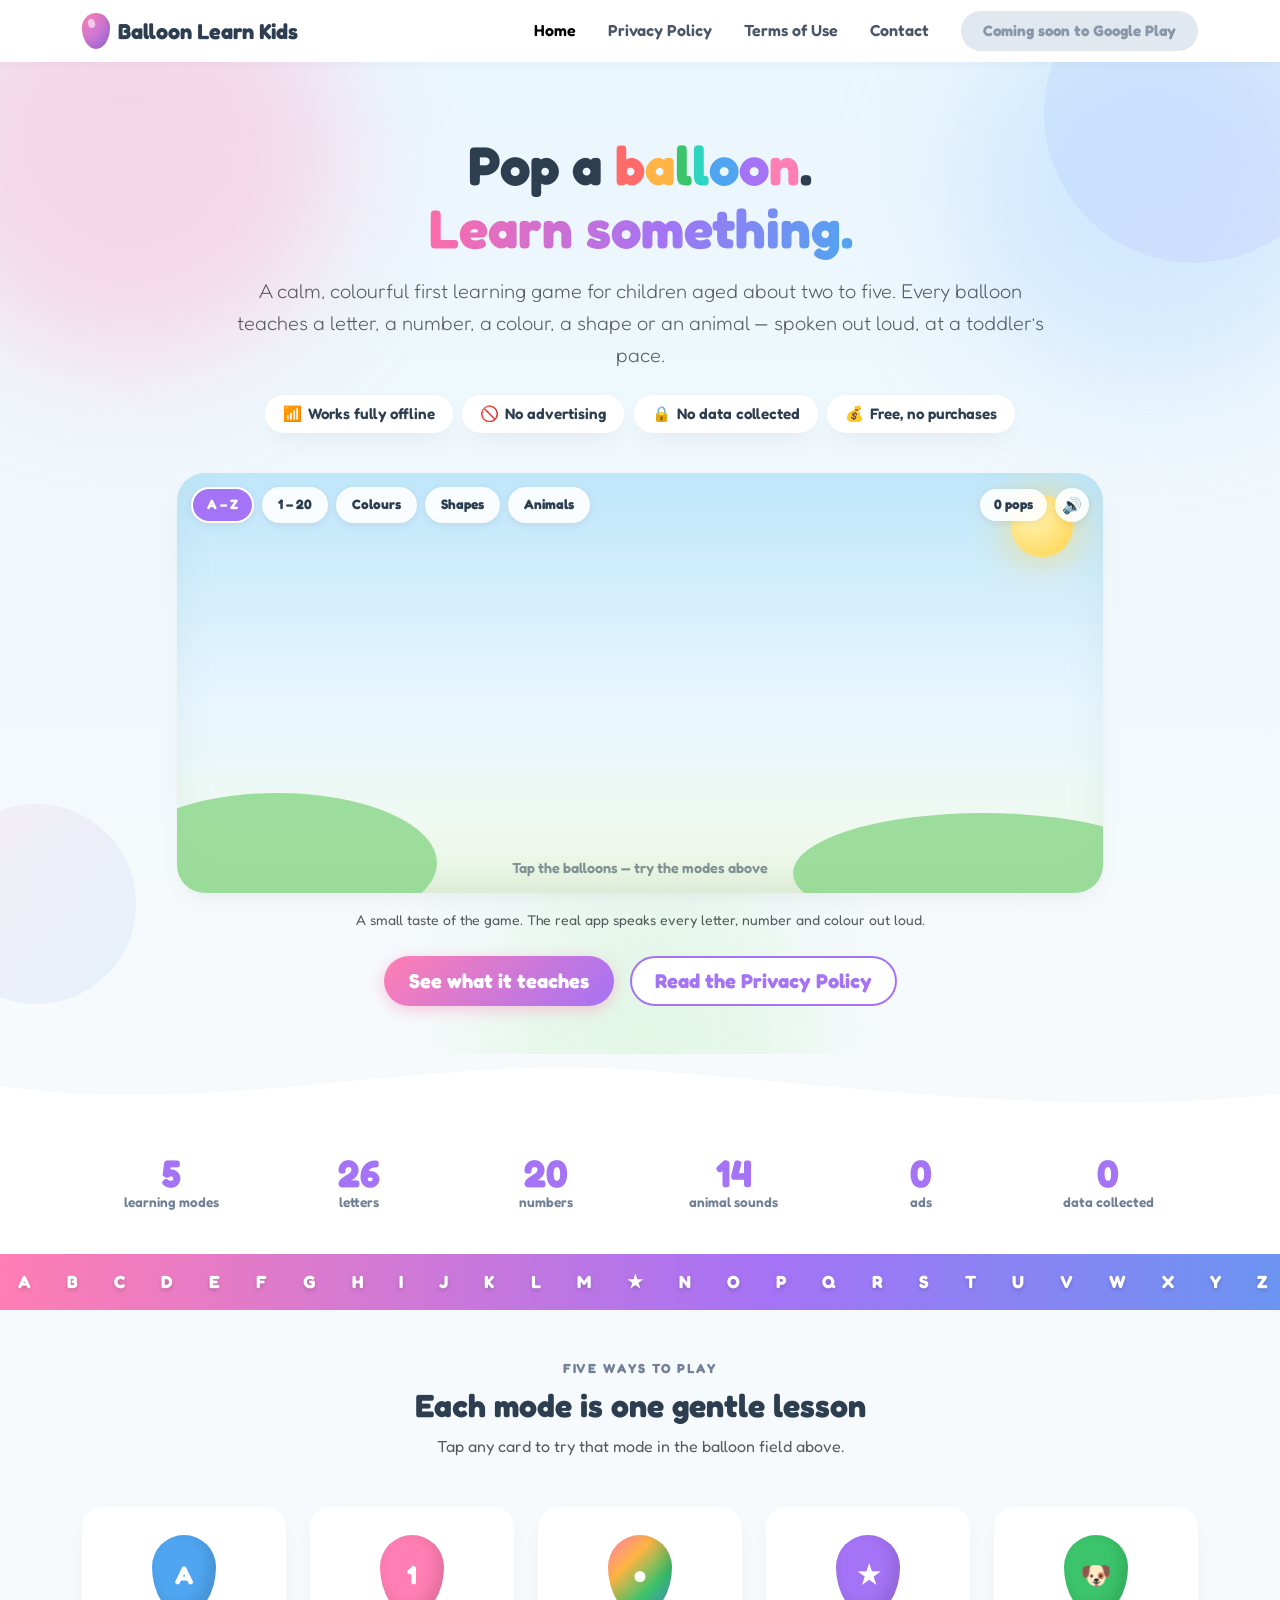
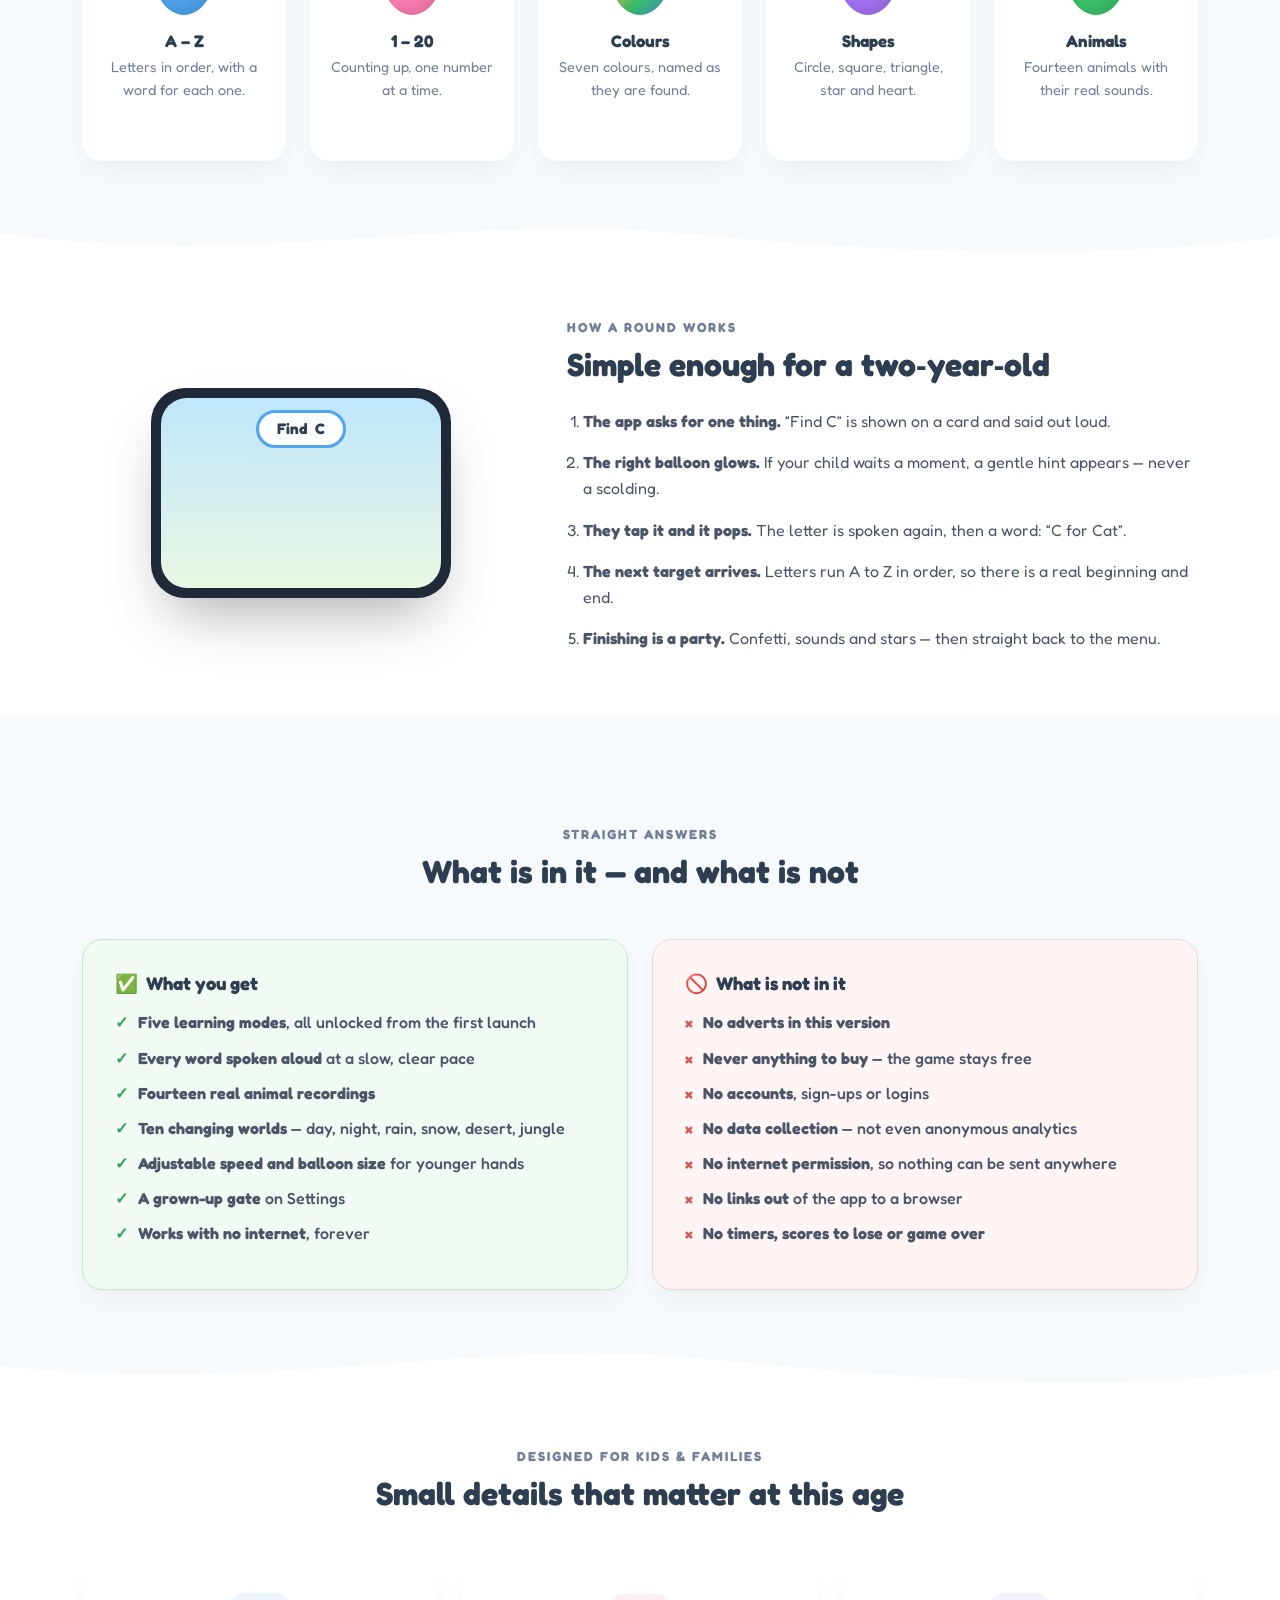
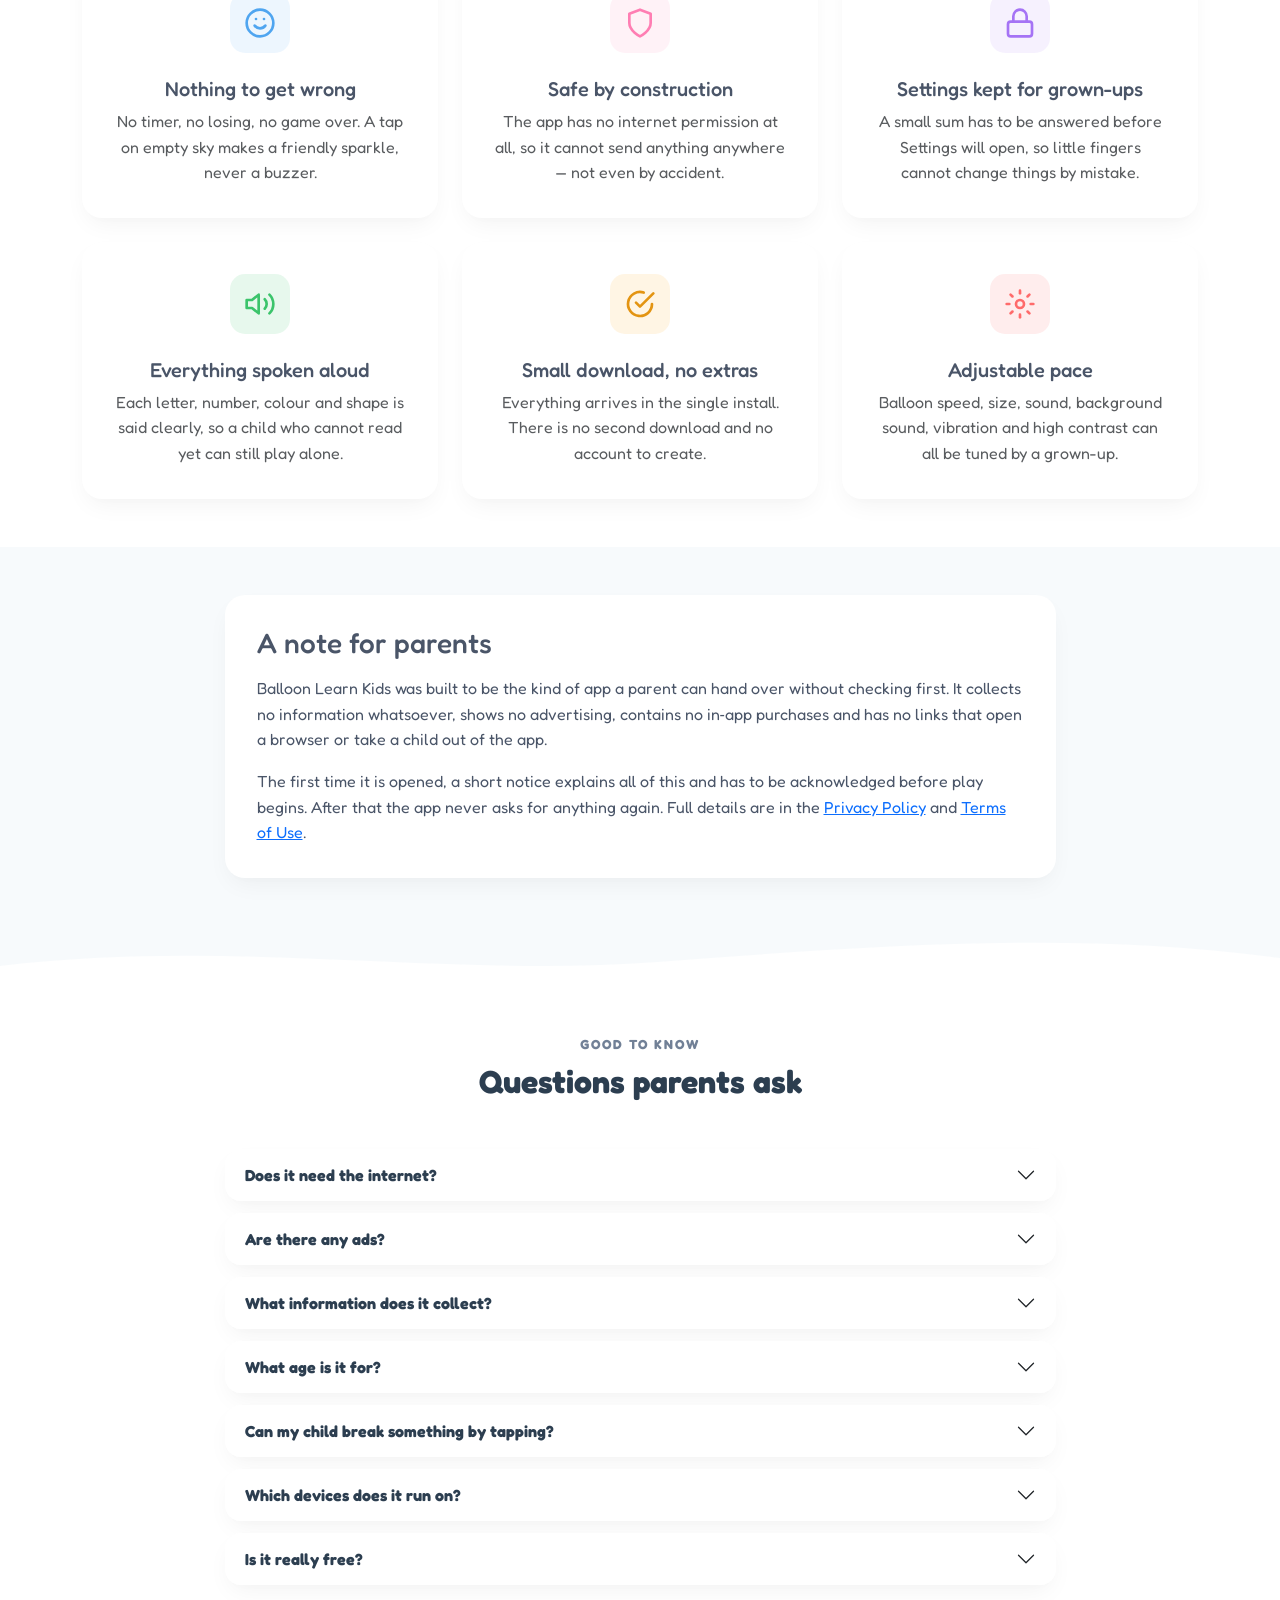
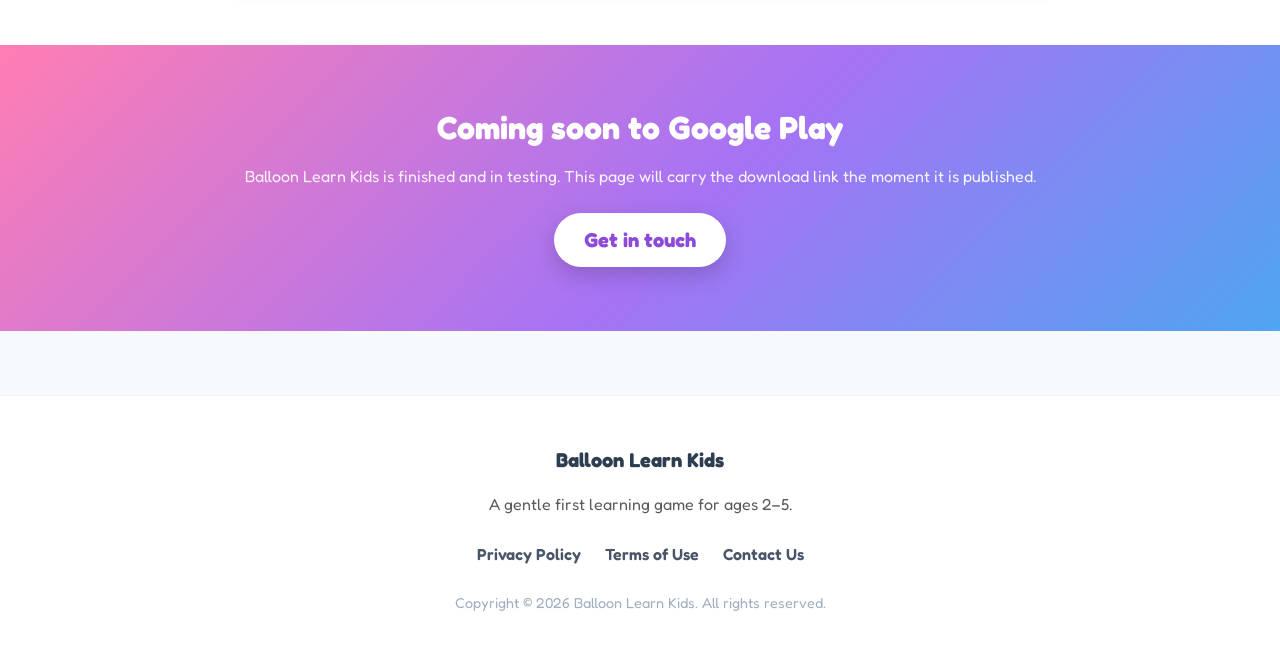
<file: docs/index.html>
<!DOCTYPE html>
<html lang="en">
<head>
    <meta charset="UTF-8">
    <meta name="viewport" content="width=device-width, initial-scale=1.0">
    <title>Balloon Learn Kids – Pop and Learn ABC, 123, Colors, Shapes &amp; Animals</title>
    <meta name="description" content="Balloon Learn Kids is a gentle, offline learning game for ages 2-5. Pop balloons to learn letters, numbers, colours, shapes and animals. No ads, no purchases, no data collected.">
    <meta name="theme-color" content="#A573F5">
    <link href="https://cdn.jsdelivr.net/npm/bootstrap@5.3.0/dist/css/bootstrap.min.css" rel="stylesheet">
    <link rel="stylesheet" href="assets/css/style.css">
</head>
<body>

    <div id="scroll-progress"></div>

    <!-- Header -->
    <nav class="navbar navbar-expand-lg sticky-top">
        <div class="container">
            <a class="navbar-brand" href="index.html">
                <span class="logo-icon"></span>
                Balloon Learn Kids
            </a>
            <button class="navbar-toggler border-0" type="button" data-bs-toggle="collapse" data-bs-target="#navbarNav" aria-controls="navbarNav" aria-expanded="false" aria-label="Toggle navigation">
                <span class="navbar-toggler-icon"></span>
            </button>
            <div class="collapse navbar-collapse" id="navbarNav">
                <ul class="navbar-nav ms-auto mb-2 mb-lg-0 align-items-center gap-3">
                    <li class="nav-item"><a class="nav-link" href="index.html">Home</a></li>
                    <li class="nav-item"><a class="nav-link" href="privacy.html">Privacy Policy</a></li>
                    <li class="nav-item"><a class="nav-link" href="terms.html">Terms of Use</a></li>
                    <li class="nav-item"><a class="nav-link" href="contact.html">Contact</a></li>
                    <li class="nav-item ms-lg-2"><span class="btn btn-soon">Coming soon to Google Play</span></li>
                </ul>
            </div>
        </div>
    </nav>

    <!-- Hero with the playable balloon field -->
    <section class="hero-section">
        <div class="mesh" aria-hidden="true"><i></i><i></i><i></i></div>
        <div class="hero-shape-1" aria-hidden="true"></div>
        <div class="hero-shape-2" aria-hidden="true"></div>

        <div class="container">
            <div class="row justify-content-center text-center">
                <div class="col-lg-9">
                    <h1 class="hero-title fw-bold mb-3">
                        Pop a
                        <span class="rainbow"><span>b</span><span>a</span><span>l</span><span>l</span><span>o</span><span>o</span><span>n</span></span>.<br class="d-none d-sm-block">
                        <span class="grad-text">Learn something.</span>
                    </h1>
                    <p class="lead text-muted mb-4">
                        A calm, colourful first learning game for children aged about two to five.
                        Every balloon teaches a letter, a number, a colour, a shape or an animal
                        &mdash; spoken out loud, at a toddler&rsquo;s pace.
                    </p>
                    <div class="pill-row mb-2">
                        <div class="pill"><span>&#128246;</span>Works fully offline</div>
                        <div class="pill"><span>&#128683;</span>No advertising</div>
                        <div class="pill"><span>&#128274;</span>No data collected</div>
                        <div class="pill"><span>&#128176;</span>Free, no purchases</div>
                    </div>
                </div>
            </div>

            <!-- The interactive playground -->
            <div class="row justify-content-center">
                <div class="col-lg-10">
                    <div class="playground" id="playground" role="application" aria-label="Interactive balloon demo. Tap the balloons to pop them.">
                        <div class="sun" aria-hidden="true"></div>
                        <div class="cloud cloud-a" aria-hidden="true"></div>
                        <div class="cloud cloud-b" aria-hidden="true"></div>
                        <div class="hill hill-1" aria-hidden="true"></div>
                        <div class="hill hill-2" aria-hidden="true"></div>

                        <div class="pg-toolbar">
                            <button class="mode-chip active" data-mode="letters">A &ndash; Z</button>
                            <button class="mode-chip" data-mode="numbers">1 &ndash; 20</button>
                            <button class="mode-chip" data-mode="colours">Colours</button>
                            <button class="mode-chip" data-mode="shapes">Shapes</button>
                            <button class="mode-chip" data-mode="animals">Animals</button>
                            <span class="pg-counter" id="pg-count">0 pops</span>
                            <button class="pg-sound" id="pg-sound" aria-label="Mute pop sounds">&#128266;</button>
                        </div>

                        <div class="pg-hint" id="pg-hint">Tap the balloons &mdash; try the modes above</div>
                    </div>
                    <p class="text-center text-muted small mt-3 mb-0">
                        A small taste of the game. The real app speaks every letter,
                        number and colour out loud.
                    </p>
                </div>
            </div>

            <div class="d-flex flex-column flex-sm-row justify-content-center gap-3 mt-4">
                <a href="#modes" class="btn btn-primary-custom btn-lg">See what it teaches</a>
                <a href="privacy.html" class="btn btn-secondary-custom btn-lg">Read the Privacy Policy</a>
            </div>
        </div>
    </section>

    <svg class="wave wave-white" viewBox="0 0 1440 60" preserveAspectRatio="none" aria-hidden="true"><path d="M0,32 C240,64 480,0 720,16 C960,32 1200,64 1440,40 L1440,60 L0,60 Z"/></svg>

    <!-- Numbers -->
    <section class="py-4 bg-white reveal">
        <div class="container">
            <div class="row row-cols-2 row-cols-md-3 row-cols-lg-6 g-2">
                <div class="col"><div class="stat-tile"><div class="stat-num" data-count="5">0</div><div class="stat-label">learning modes</div></div></div>
                <div class="col"><div class="stat-tile"><div class="stat-num" data-count="26">0</div><div class="stat-label">letters</div></div></div>
                <div class="col"><div class="stat-tile"><div class="stat-num" data-count="20">0</div><div class="stat-label">numbers</div></div></div>
                <div class="col"><div class="stat-tile"><div class="stat-num" data-count="14">0</div><div class="stat-label">animal sounds</div></div></div>
                <div class="col"><div class="stat-tile"><div class="stat-num" data-count="0">0</div><div class="stat-label">ads</div></div></div>
                <div class="col"><div class="stat-tile"><div class="stat-num" data-count="0">0</div><div class="stat-label">data collected</div></div></div>
            </div>
        </div>
    </section>

    <!-- Alphabet ribbon -->
    <div class="marquee" aria-hidden="true">
        <div class="marquee-track">
            <span>A</span><span>B</span><span>C</span><span>D</span><span>E</span><span>F</span><span>G</span><span>H</span><span>I</span><span>J</span><span>K</span><span>L</span><span>M</span><span>&#9733;</span><span>N</span><span>O</span><span>P</span><span>Q</span><span>R</span><span>S</span><span>T</span><span>U</span><span>V</span><span>W</span><span>X</span><span>Y</span><span>Z</span><span>&#9829;</span><span>1</span><span>2</span><span>3</span><span>4</span><span>5</span><span>&#128054;</span><span>6</span><span>7</span><span>8</span><span>9</span><span>10</span><span>&#9679;</span>
            <span>A</span><span>B</span><span>C</span><span>D</span><span>E</span><span>F</span><span>G</span><span>H</span><span>I</span><span>J</span><span>K</span><span>L</span><span>M</span><span>&#9733;</span><span>N</span><span>O</span><span>P</span><span>Q</span><span>R</span><span>S</span><span>T</span><span>U</span><span>V</span><span>W</span><span>X</span><span>Y</span><span>Z</span><span>&#9829;</span><span>1</span><span>2</span><span>3</span><span>4</span><span>5</span><span>&#128054;</span><span>6</span><span>7</span><span>8</span><span>9</span><span>10</span><span>&#9679;</span>
        </div>
    </div>

    <!-- Learning modes -->
    <section id="modes" class="py-5 reveal">
        <div class="container text-center">
            <p class="eyebrow">Five ways to play</p>
            <h2 class="mb-2">Each mode is one gentle lesson</h2>
            <p class="text-muted mb-5">Tap any card to try that mode in the balloon field above.</p>
            <div class="row g-4 justify-content-center">

                <div class="col-6 col-lg">
                    <button class="mode-tile" data-jump="letters">
                        <div class="mode-glyph" style="background:#4FA5F0;">A</div>
                        <h3>A &ndash; Z</h3>
                        <p>Letters in order, with a word for each one.</p>
                        <span class="try">Try it &uarr;</span>
                    </button>
                </div>

                <div class="col-6 col-lg">
                    <button class="mode-tile" data-jump="numbers">
                        <div class="mode-glyph" style="background:#FF7EB3;">1</div>
                        <h3>1 &ndash; 20</h3>
                        <p>Counting up, one number at a time.</p>
                        <span class="try">Try it &uarr;</span>
                    </button>
                </div>

                <div class="col-6 col-lg">
                    <button class="mode-tile" data-jump="colours">
                        <div class="mode-glyph" style="background:linear-gradient(135deg,#FF7EB3,#FFB443,#3BC46B,#4FA5F0);">&#9679;</div>
                        <h3>Colours</h3>
                        <p>Seven colours, named as they are found.</p>
                        <span class="try">Try it &uarr;</span>
                    </button>
                </div>

                <div class="col-6 col-lg">
                    <button class="mode-tile" data-jump="shapes">
                        <div class="mode-glyph" style="background:#A573F5;">&#9733;</div>
                        <h3>Shapes</h3>
                        <p>Circle, square, triangle, star and heart.</p>
                        <span class="try">Try it &uarr;</span>
                    </button>
                </div>

                <div class="col-6 col-lg">
                    <button class="mode-tile" data-jump="animals">
                        <div class="mode-glyph" style="background:#3BC46B;">&#128054;</div>
                        <h3>Animals</h3>
                        <p>Fourteen animals with their real sounds.</p>
                        <span class="try">Try it &uarr;</span>
                    </button>
                </div>

            </div>
        </div>
    </section>

    <svg class="wave wave-white" viewBox="0 0 1440 60" preserveAspectRatio="none" aria-hidden="true"><path d="M0,24 C280,60 520,4 760,24 C1000,44 1220,52 1440,28 L1440,60 L0,60 Z"/></svg>

    <!-- How a round works -->
    <section class="py-5 bg-white reveal">
        <div class="container">
            <div class="row align-items-center g-5">
                <div class="col-lg-5 text-center">
                    <div class="phone">
                        <div class="phone-screen">
                            <div class="phone-target">Find&nbsp; C</div>
                            <div class="mini-balloon">A</div>
                            <div class="mini-balloon">C</div>
                            <div class="mini-balloon">B</div>
                            <div class="mini-balloon">D</div>
                        </div>
                    </div>
                </div>
                <div class="col-lg-7">
                    <p class="eyebrow">How a round works</p>
                    <h2 class="mb-4">Simple enough for a two&#8209;year&#8209;old</h2>
                    <ol class="ps-3">
                        <li class="mb-3"><strong>The app asks for one thing.</strong> &ldquo;Find C&rdquo; is shown on a card and said out loud.</li>
                        <li class="mb-3"><strong>The right balloon glows.</strong> If your child waits a moment, a gentle hint appears &mdash; never a scolding.</li>
                        <li class="mb-3"><strong>They tap it and it pops.</strong> The letter is spoken again, then a word: &ldquo;C for Cat&rdquo;.</li>
                        <li class="mb-3"><strong>The next target arrives.</strong> Letters run A to Z in order, so there is a real beginning and end.</li>
                        <li class="mb-0"><strong>Finishing is a party.</strong> Confetti, sounds and stars &mdash; then straight back to the menu.</li>
                    </ol>
                </div>
            </div>
        </div>
    </section>

    <svg class="wave wave-bg" viewBox="0 0 1440 60" preserveAspectRatio="none" aria-hidden="true"><path d="M0,36 C240,8 480,56 720,40 C960,24 1200,8 1440,36 L1440,60 L0,60 Z"/></svg>

    <!-- What is and is not inside -->
    <section class="py-5 reveal">
        <div class="container">
            <div class="text-center mb-5">
                <p class="eyebrow">Straight answers</p>
                <h2>What is in it &mdash; and what is not</h2>
            </div>
            <div class="row g-4">
                <div class="col-md-6">
                    <div class="io-card io-yes">
                        <h3>&#9989;&nbsp; What you get</h3>
                        <ul>
                            <li><span class="tick">&check;</span><span><b>Five learning modes</b>, all unlocked from the first launch</span></li>
                            <li><span class="tick">&check;</span><span><b>Every word spoken aloud</b> at a slow, clear pace</span></li>
                            <li><span class="tick">&check;</span><span><b>Fourteen real animal recordings</b></span></li>
                            <li><span class="tick">&check;</span><span><b>Ten changing worlds</b> &mdash; day, night, rain, snow, desert, jungle</span></li>
                            <li><span class="tick">&check;</span><span><b>Adjustable speed and balloon size</b> for younger hands</span></li>
                            <li><span class="tick">&check;</span><span><b>A grown-up gate</b> on Settings</span></li>
                            <li><span class="tick">&check;</span><span><b>Works with no internet</b>, forever</span></li>
                        </ul>
                    </div>
                </div>
                <div class="col-md-6">
                    <div class="io-card io-no">
                        <h3>&#128683;&nbsp; What is not in it</h3>
                        <ul>
                            <li><span class="cross">&times;</span><span><b>No adverts in this version</b></span></li>
                            <li><span class="cross">&times;</span><span><b>Never anything to buy</b> &mdash; the game stays free</span></li>
                            <li><span class="cross">&times;</span><span><b>No accounts</b>, sign-ups or logins</span></li>
                            <li><span class="cross">&times;</span><span><b>No data collection</b> &mdash; not even anonymous analytics</span></li>
                            <li><span class="cross">&times;</span><span><b>No internet permission</b>, so nothing can be sent anywhere</span></li>
                            <li><span class="cross">&times;</span><span><b>No links out</b> of the app to a browser</span></li>
                            <li><span class="cross">&times;</span><span><b>No timers, scores to lose or game over</b></span></li>
                        </ul>
                    </div>
                </div>
            </div>
        </div>
    </section>

    <svg class="wave wave-white" viewBox="0 0 1440 60" preserveAspectRatio="none" aria-hidden="true"><path d="M0,28 C300,56 540,0 780,20 C1020,40 1230,56 1440,32 L1440,60 L0,60 Z"/></svg>

    <!-- Designed for kids -->
    <section class="py-5 bg-white reveal">
        <div class="container text-center">
            <p class="eyebrow">Designed for kids &amp; families</p>
            <h2 class="mb-5">Small details that matter at this age</h2>
            <div class="row g-4">

                <div class="col-md-4">
                    <div class="card-custom text-center">
                        <div class="icon-wrapper icon-blue mx-auto">
                            <svg xmlns="http://www.w3.org/2000/svg" width="32" height="32" viewBox="0 0 24 24" fill="none" stroke="currentColor" stroke-width="2" stroke-linecap="round" stroke-linejoin="round"><circle cx="12" cy="12" r="10"></circle><path d="M8 14s1.5 2 4 2 4-2 4-2"></path><line x1="9" y1="9" x2="9.01" y2="9"></line><line x1="15" y1="9" x2="15.01" y2="9"></line></svg>
                        </div>
                        <h3 class="h5">Nothing to get wrong</h3>
                        <p class="text-muted mb-0">No timer, no losing, no game over. A tap on empty sky makes a friendly sparkle, never a buzzer.</p>
                    </div>
                </div>

                <div class="col-md-4">
                    <div class="card-custom text-center">
                        <div class="icon-wrapper icon-pink mx-auto">
                            <svg xmlns="http://www.w3.org/2000/svg" width="32" height="32" viewBox="0 0 24 24" fill="none" stroke="currentColor" stroke-width="2" stroke-linecap="round" stroke-linejoin="round"><path d="M12 22s8-4 8-10V5l-8-3-8 3v7c0 6 8 10 8 10z"></path></svg>
                        </div>
                        <h3 class="h5">Safe by construction</h3>
                        <p class="text-muted mb-0">The app has no internet permission at all, so it cannot send anything anywhere &mdash; not even by accident.</p>
                    </div>
                </div>

                <div class="col-md-4">
                    <div class="card-custom text-center">
                        <div class="icon-wrapper icon-purple mx-auto">
                            <svg xmlns="http://www.w3.org/2000/svg" width="32" height="32" viewBox="0 0 24 24" fill="none" stroke="currentColor" stroke-width="2" stroke-linecap="round" stroke-linejoin="round"><rect x="3" y="11" width="18" height="11" rx="2"></rect><path d="M7 11V7a5 5 0 0 1 10 0v4"></path></svg>
                        </div>
                        <h3 class="h5">Settings kept for grown-ups</h3>
                        <p class="text-muted mb-0">A small sum has to be answered before Settings will open, so little fingers cannot change things by mistake.</p>
                    </div>
                </div>

                <div class="col-md-4">
                    <div class="card-custom text-center">
                        <div class="icon-wrapper icon-green mx-auto">
                            <svg xmlns="http://www.w3.org/2000/svg" width="32" height="32" viewBox="0 0 24 24" fill="none" stroke="currentColor" stroke-width="2" stroke-linecap="round" stroke-linejoin="round"><path d="M11 5 6 9H2v6h4l5 4V5z"></path><path d="M15.54 8.46a5 5 0 0 1 0 7.07"></path><path d="M19.07 4.93a10 10 0 0 1 0 14.14"></path></svg>
                        </div>
                        <h3 class="h5">Everything spoken aloud</h3>
                        <p class="text-muted mb-0">Each letter, number, colour and shape is said clearly, so a child who cannot read yet can still play alone.</p>
                    </div>
                </div>

                <div class="col-md-4">
                    <div class="card-custom text-center">
                        <div class="icon-wrapper icon-amber mx-auto">
                            <svg xmlns="http://www.w3.org/2000/svg" width="32" height="32" viewBox="0 0 24 24" fill="none" stroke="currentColor" stroke-width="2" stroke-linecap="round" stroke-linejoin="round"><path d="M21 12a9 9 0 1 1-6.219-8.56"></path><polyline points="9 11 12 14 22 4"></polyline></svg>
                        </div>
                        <h3 class="h5">Small download, no extras</h3>
                        <p class="text-muted mb-0">Everything arrives in the single install. There is no second download and no account to create.</p>
                    </div>
                </div>

                <div class="col-md-4">
                    <div class="card-custom text-center">
                        <div class="icon-wrapper icon-red mx-auto">
                            <svg xmlns="http://www.w3.org/2000/svg" width="32" height="32" viewBox="0 0 24 24" fill="none" stroke="currentColor" stroke-width="2" stroke-linecap="round" stroke-linejoin="round"><circle cx="12" cy="12" r="3"></circle><path d="M12 2v2"></path><path d="M12 20v2"></path><path d="m4.93 4.93 1.41 1.41"></path><path d="m17.66 17.66 1.41 1.41"></path><path d="M2 12h2"></path><path d="M20 12h2"></path><path d="m6.34 17.66-1.41 1.41"></path><path d="m19.07 4.93-1.41 1.41"></path></svg>
                        </div>
                        <h3 class="h5">Adjustable pace</h3>
                        <p class="text-muted mb-0">Balloon speed, size, sound, background sound, vibration and high contrast can all be tuned by a grown-up.</p>
                    </div>
                </div>

            </div>
        </div>
    </section>

    <!-- Parents -->
    <section class="py-5 reveal">
        <div class="container">
            <div class="row justify-content-center">
                <div class="col-lg-9">
                    <div class="card-custom">
                        <h2 class="h3 mb-3">A note for parents</h2>
                        <p>
                            Balloon Learn Kids was built to be the kind of app a parent can hand over
                            without checking first. It collects no information whatsoever, shows no
                            advertising, contains no in&#8209;app purchases and has no links that
                            open a browser or take a child out of the app.
                        </p>
                        <p class="mb-0">
                            The first time it is opened, a short notice explains all of this and has
                            to be acknowledged before play begins. After that the app never asks for
                            anything again. Full details are in the
                            <a href="privacy.html">Privacy Policy</a> and
                            <a href="terms.html">Terms of Use</a>.
                        </p>
                    </div>
                </div>
            </div>
        </div>
    </section>

    <svg class="wave wave-white" viewBox="0 0 1440 60" preserveAspectRatio="none" aria-hidden="true"><path d="M0,40 C260,12 500,52 740,36 C980,20 1210,4 1440,32 L1440,60 L0,60 Z"/></svg>

    <!-- FAQ -->
    <section class="py-5 bg-white reveal">
        <div class="container">
            <div class="row justify-content-center">
                <div class="col-lg-9">
                    <p class="eyebrow text-center">Good to know</p>
                    <h2 class="text-center mb-5">Questions parents ask</h2>
                    <div class="accordion" id="faq">

                        <div class="accordion-item">
                            <h3 class="accordion-header"><button class="accordion-button collapsed" type="button" data-bs-toggle="collapse" data-bs-target="#q1">Does it need the internet?</button></h3>
                            <div id="q1" class="accordion-collapse collapse" data-bs-parent="#faq"><div class="accordion-body">No. The app does not even request the Android internet permission, so it works on a plane, in a car, or on a tablet with no SIM. Nothing is ever downloaded after you install it.</div></div>
                        </div>

                        <div class="accordion-item">
                            <h3 class="accordion-header"><button class="accordion-button collapsed" type="button" data-bs-toggle="collapse" data-bs-target="#q2">Are there any ads?</button></h3>
                            <div id="q2" class="accordion-collapse collapse" data-bs-parent="#faq"><div class="accordion-body">Not in this version. If advertising is added in a later update to keep the game free, it will be a quiet banner on the menu screen only &mdash; never during play, never full-screen, and always age-appropriate. Any change is described on the store listing before that version is released.</div></div>
                        </div>

                        <div class="accordion-item">
                            <h3 class="accordion-header"><button class="accordion-button collapsed" type="button" data-bs-toggle="collapse" data-bs-target="#q3">What information does it collect?</button></h3>
                            <div id="q3" class="accordion-collapse collapse" data-bs-parent="#faq"><div class="accordion-body">Nothing. No name, no email, no age, no location, no advertising identifier. The only things stored are your own settings and recent scores, kept privately on the device and deleted when the app is uninstalled.</div></div>
                        </div>

                        <div class="accordion-item">
                            <h3 class="accordion-header"><button class="accordion-button collapsed" type="button" data-bs-toggle="collapse" data-bs-target="#q4">What age is it for?</button></h3>
                            <div id="q4" class="accordion-collapse collapse" data-bs-parent="#faq"><div class="accordion-body">About two to five. Younger children enjoy popping and hearing the sounds; older ones start recognising the letters and numbers. It is meant to be used with a grown-up nearby.</div></div>
                        </div>

                        <div class="accordion-item">
                            <h3 class="accordion-header"><button class="accordion-button collapsed" type="button" data-bs-toggle="collapse" data-bs-target="#q5">Can my child break something by tapping?</button></h3>
                            <div id="q5" class="accordion-collapse collapse" data-bs-parent="#faq"><div class="accordion-body">No. Settings are behind a simple sum that a small child cannot answer, and there is nothing to buy, no links out of the app and no way to reach a browser.</div></div>
                        </div>

                        <div class="accordion-item">
                            <h3 class="accordion-header"><button class="accordion-button collapsed" type="button" data-bs-toggle="collapse" data-bs-target="#q6">Which devices does it run on?</button></h3>
                            <div id="q6" class="accordion-collapse collapse" data-bs-parent="#faq"><div class="accordion-body">Phones and tablets running Android 7.0 or newer. The download is small, and the game is designed for landscape so a tablet propped on a table works nicely.</div></div>
                        </div>

                        <div class="accordion-item">
                            <h3 class="accordion-header"><button class="accordion-button collapsed" type="button" data-bs-toggle="collapse" data-bs-target="#q7">Is it really free?</button></h3>
                            <div id="q7" class="accordion-collapse collapse" data-bs-parent="#faq"><div class="accordion-body">Yes. Free to download, with no in-app purchases and no subscriptions. Every mode is unlocked from the first launch.</div></div>
                        </div>

                    </div>
                </div>
            </div>
        </div>
    </section>

    <!-- Closing call to action -->
    <section id="download" class="cta-band">
        <div class="container">
            <h2 class="mb-3">Coming soon to Google Play</h2>
            <p class="mb-4">
                Balloon Learn Kids is finished and in testing. This page will carry the
                download link the moment it is published.
            </p>
            <a href="contact.html" class="btn btn-white btn-lg">Get in touch</a>
        </div>
    </section>

    <!-- Footer -->
    <footer class="footer">
        <div class="container text-center">
            <div class="footer-logo">Balloon Learn Kids</div>
            <p class="text-muted mb-4">A gentle first learning game for ages 2&ndash;5.</p>

            <div class="footer-links d-flex justify-content-center gap-4 mb-4 flex-wrap">
                <a href="privacy.html">Privacy Policy</a>
                <a href="terms.html">Terms of Use</a>
                <a href="contact.html">Contact Us</a>
            </div>

            <div class="footer-copyright">
                Copyright &copy; <span id="current-year"></span> Balloon Learn Kids. All rights reserved.
            </div>
        </div>
    </footer>

    <button id="to-top" aria-label="Back to top">&uarr;</button>

    <script src="https://cdn.jsdelivr.net/npm/bootstrap@5.3.0/dist/js/bootstrap.bundle.min.js"></script>
    <script src="assets/js/main.js"></script>
    <script src="assets/js/balloons.js"></script>
</body>
</html>
</file>
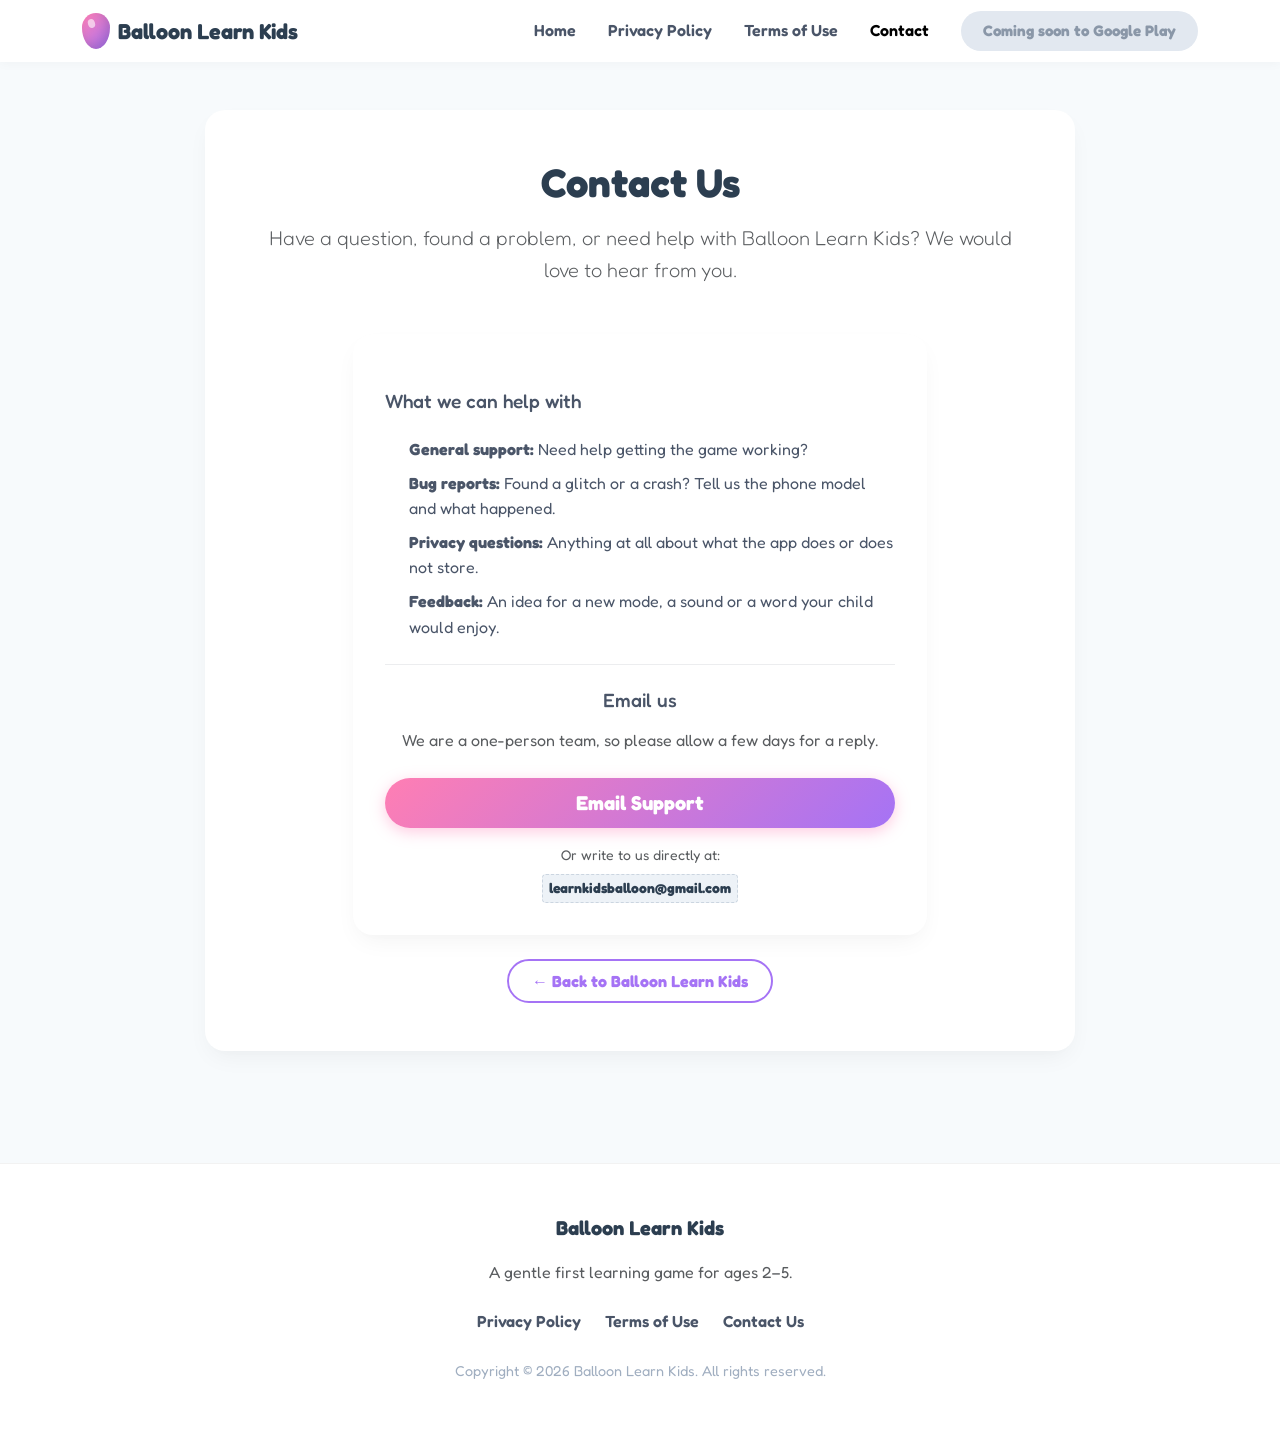
<file: docs/contact.html>
<!DOCTYPE html>
<html lang="en">
<head>
    <meta charset="UTF-8">
    <meta name="viewport" content="width=device-width, initial-scale=1.0">
    <title>Contact Us | Balloon Learn Kids</title>
    <meta name="description" content="Contact the Balloon Learn Kids team for support, bug reports, privacy questions or feedback.">
    <link href="https://cdn.jsdelivr.net/npm/bootstrap@5.3.0/dist/css/bootstrap.min.css" rel="stylesheet">
    <link rel="stylesheet" href="assets/css/style.css">
</head>
<body>

    <div id="scroll-progress"></div>

    <!-- Header -->
    <nav class="navbar navbar-expand-lg sticky-top">
        <div class="container">
            <a class="navbar-brand" href="index.html">
                <span class="logo-icon"></span>
                Balloon Learn Kids
            </a>
            <button class="navbar-toggler border-0" type="button" data-bs-toggle="collapse" data-bs-target="#navbarNav" aria-controls="navbarNav" aria-expanded="false" aria-label="Toggle navigation">
                <span class="navbar-toggler-icon"></span>
            </button>
            <div class="collapse navbar-collapse" id="navbarNav">
                <ul class="navbar-nav ms-auto mb-2 mb-lg-0 align-items-center gap-3">
                    <li class="nav-item"><a class="nav-link" href="index.html">Home</a></li>
                    <li class="nav-item"><a class="nav-link" href="privacy.html">Privacy Policy</a></li>
                    <li class="nav-item"><a class="nav-link" href="terms.html">Terms of Use</a></li>
                    <li class="nav-item"><a class="nav-link active" aria-current="page" href="contact.html">Contact</a></li>
                    <li class="nav-item ms-lg-2"><span class="btn btn-soon">Coming soon to Google Play</span></li>
                </ul>
            </div>
        </div>
    </nav>

    <main>
        <div class="container legal-container">
            <div class="legal-content text-center">

                <h1 class="mb-3">Contact Us</h1>
                <p class="lead text-muted mb-5">
                    Have a question, found a problem, or need help with Balloon Learn Kids?
                    We would love to hear from you.
                </p>

                <div class="row justify-content-center">
                    <div class="col-md-9">
                        <div class="card-custom" style="padding: 2rem;">

                            <h3 class="h5 mb-4 text-start">What we can help with</h3>

                            <div class="text-start mb-4">
                                <ul class="list-unstyled">
                                    <li class="mb-2"><strong>General support:</strong> Need help getting the game working?</li>
                                    <li class="mb-2"><strong>Bug reports:</strong> Found a glitch or a crash? Tell us the phone model and what happened.</li>
                                    <li class="mb-2"><strong>Privacy questions:</strong> Anything at all about what the app does or does not store.</li>
                                    <li class="mb-2"><strong>Feedback:</strong> An idea for a new mode, a sound or a word your child would enjoy.</li>
                                </ul>
                            </div>

                            <hr class="mb-4" style="opacity: 0.1;">

                            <h3 class="h5 mb-3">Email us</h3>
                            <p class="text-muted mb-4">
                                We are a one-person team, so please allow a few days for a reply.
                            </p>

                            <a href="mailto:learnkidsballoon@gmail.com" class="btn btn-primary-custom btn-lg w-100 mb-3">
                                Email Support
                            </a>
                            <p class="text-muted small mb-0">
                                Or write to us directly at:
                                <br>
                                <span class="placeholder-text fw-bold mt-2 d-inline-block">learnkidsballoon@gmail.com</span>
                            </p>

                        </div>
                    </div>
                </div>

                <a class="btn btn-secondary-custom mt-4" href="index.html">&larr; Back to Balloon Learn Kids</a>

            </div>
        </div>
    </main>

    <!-- Footer -->
    <footer class="footer">
        <div class="container text-center">
            <div class="footer-logo">Balloon Learn Kids</div>
            <p class="text-muted mb-4">A gentle first learning game for ages 2&ndash;5.</p>

            <div class="footer-links d-flex justify-content-center gap-4 mb-4 flex-wrap">
                <a href="privacy.html">Privacy Policy</a>
                <a href="terms.html">Terms of Use</a>
                <a href="contact.html">Contact Us</a>
            </div>

            <div class="footer-copyright">
                Copyright &copy; <span id="current-year"></span> Balloon Learn Kids. All rights reserved.
            </div>
        </div>
    </footer>
    <button id="to-top" aria-label="Back to top">&uarr;</button>


    <script src="https://cdn.jsdelivr.net/npm/bootstrap@5.3.0/dist/js/bootstrap.bundle.min.js"></script>
    <script src="assets/js/main.js"></script>
</body>
</html>
</file>
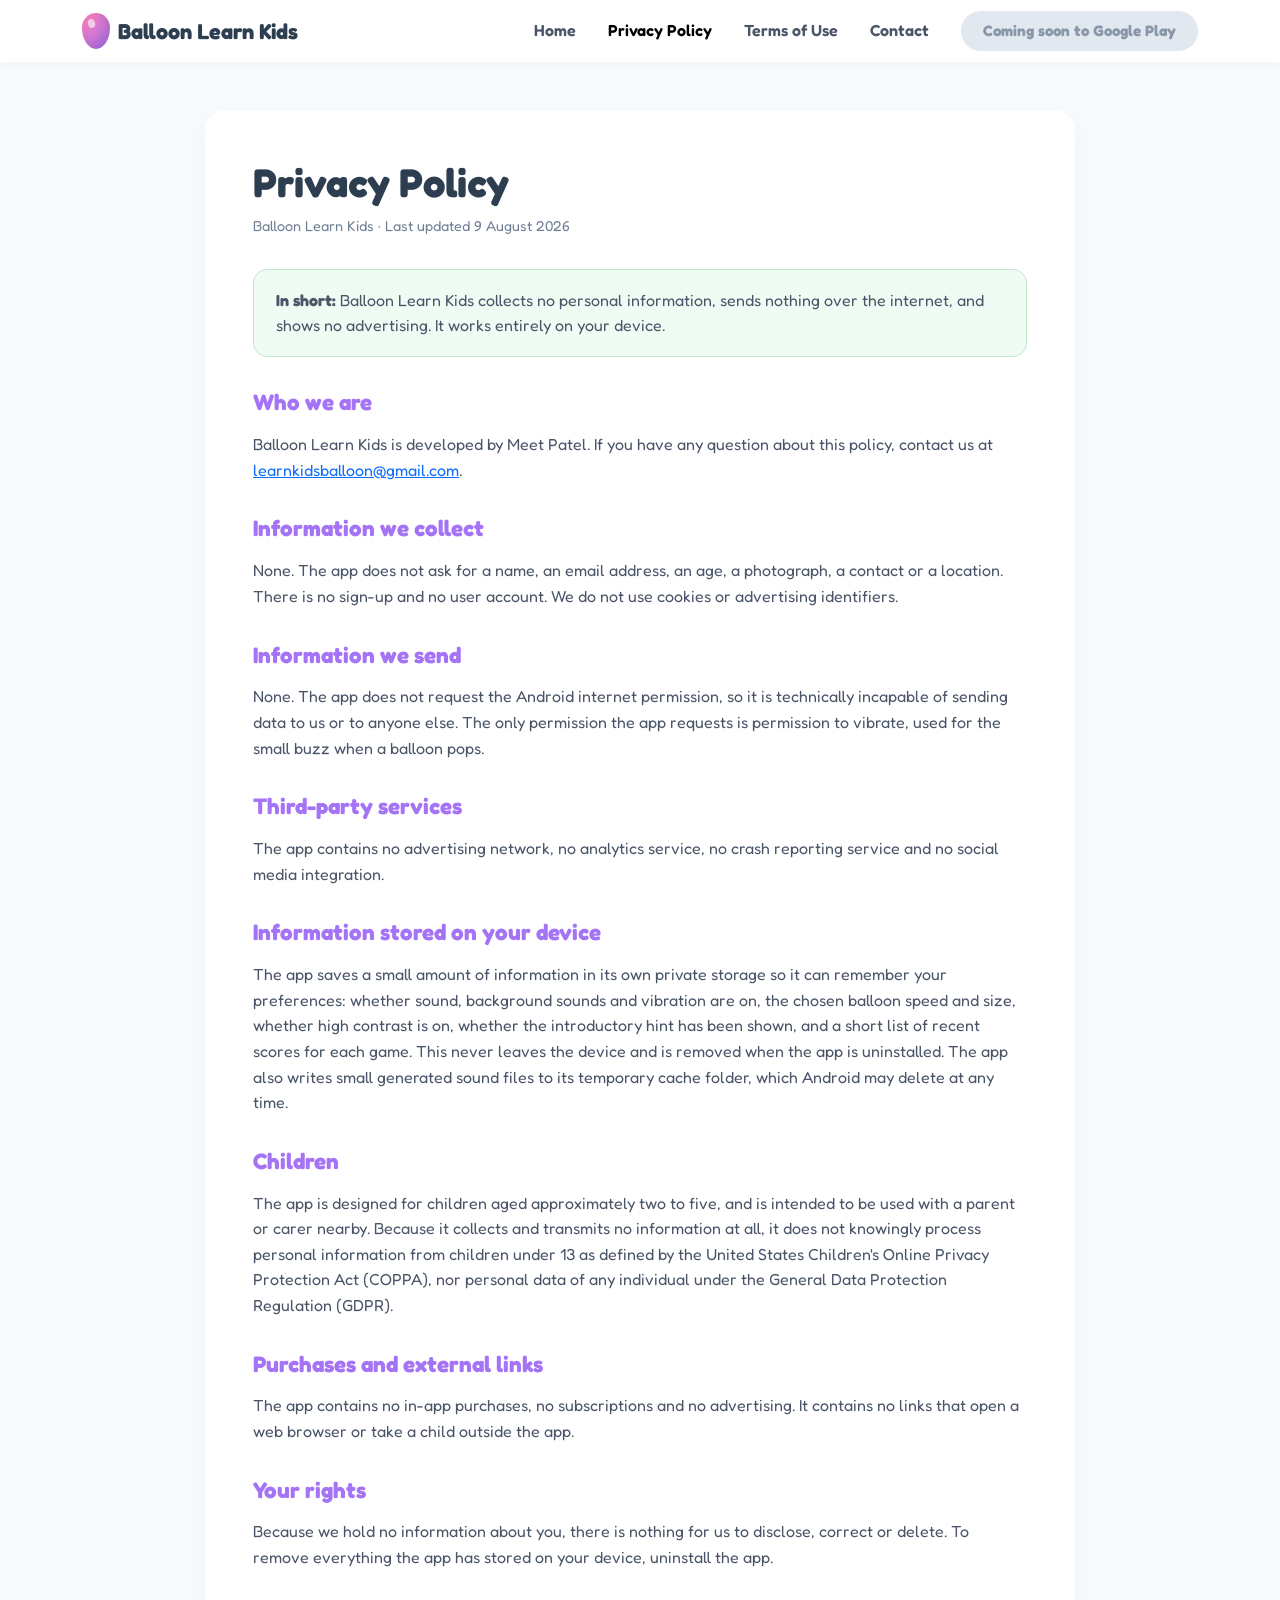
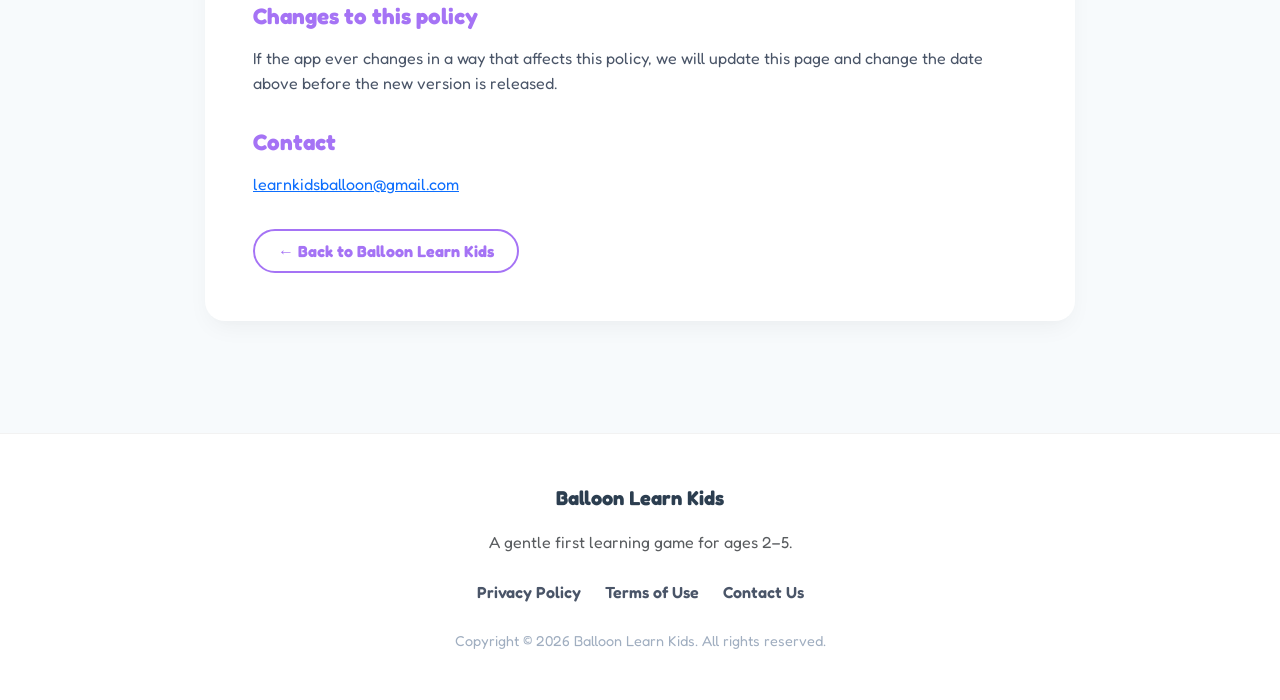
<file: docs/privacy.html>
<!DOCTYPE html>
<html lang="en">
<head>
    <meta charset="UTF-8">
    <meta name="viewport" content="width=device-width, initial-scale=1.0">
    <title>Privacy Policy | Balloon Learn Kids</title>
    <meta name="description" content="Balloon Learn Kids collects no personal information, sends nothing over the internet and shows no advertising.">
    <link href="https://cdn.jsdelivr.net/npm/bootstrap@5.3.0/dist/css/bootstrap.min.css" rel="stylesheet">
    <link rel="stylesheet" href="assets/css/style.css">
</head>
<body>

    <div id="scroll-progress"></div>

    <!-- Header -->
    <nav class="navbar navbar-expand-lg sticky-top">
        <div class="container">
            <a class="navbar-brand" href="index.html">
                <span class="logo-icon"></span>
                Balloon Learn Kids
            </a>
            <button class="navbar-toggler border-0" type="button" data-bs-toggle="collapse" data-bs-target="#navbarNav" aria-controls="navbarNav" aria-expanded="false" aria-label="Toggle navigation">
                <span class="navbar-toggler-icon"></span>
            </button>
            <div class="collapse navbar-collapse" id="navbarNav">
                <ul class="navbar-nav ms-auto mb-2 mb-lg-0 align-items-center gap-3">
                    <li class="nav-item"><a class="nav-link" href="index.html">Home</a></li>
                    <li class="nav-item"><a class="nav-link active" aria-current="page" href="privacy.html">Privacy Policy</a></li>
                    <li class="nav-item"><a class="nav-link" href="terms.html">Terms of Use</a></li>
                    <li class="nav-item"><a class="nav-link" href="contact.html">Contact</a></li>
                    <li class="nav-item ms-lg-2"><span class="btn btn-soon">Coming soon to Google Play</span></li>
                </ul>
            </div>
        </div>
    </nav>

    <main>
        <div class="container legal-container">
            <div class="legal-content">

                <h1>Privacy Policy</h1>
                <span class="last-updated">Balloon Learn Kids &middot; Last updated 9 August 2026</span>

                <div class="summary-box">
                    <p>
                        <strong>In short:</strong> Balloon Learn Kids collects no personal
                        information, sends nothing over the internet, and shows no advertising.
                        It works entirely on your device.
                    </p>
                </div>

                <h2>Who we are</h2>
                <p>
                    Balloon Learn Kids is developed by Meet Patel. If you have any question about
                    this policy, contact us at
                    <a href="mailto:learnkidsballoon@gmail.com">learnkidsballoon@gmail.com</a>.
                </p>

                <h2>Information we collect</h2>
                <p>
                    None. The app does not ask for a name, an email address, an age, a photograph,
                    a contact or a location. There is no sign-up and no user account. We do not use
                    cookies or advertising identifiers.
                </p>

                <h2>Information we send</h2>
                <p>
                    None. The app does not request the Android internet permission, so it is
                    technically incapable of sending data to us or to anyone else. The only
                    permission the app requests is permission to vibrate, used for the small buzz
                    when a balloon pops.
                </p>

                <h2>Third-party services</h2>
                <p>
                    The app contains no advertising network, no analytics service, no crash
                    reporting service and no social media integration.
                </p>

                <h2>Information stored on your device</h2>
                <p>
                    The app saves a small amount of information in its own private storage so it can
                    remember your preferences: whether sound, background sounds and vibration are on,
                    the chosen balloon speed and size, whether high contrast is on, whether the
                    introductory hint has been shown, and a short list of recent scores for each game.
                    This never leaves the device and is removed when the app is uninstalled. The app
                    also writes small generated sound files to its temporary cache folder, which
                    Android may delete at any time.
                </p>

                <h2>Children</h2>
                <p>
                    The app is designed for children aged approximately two to five, and is intended
                    to be used with a parent or carer nearby. Because it collects and transmits no
                    information at all, it does not knowingly process personal information from
                    children under 13 as defined by the United States Children's Online Privacy
                    Protection Act (COPPA), nor personal data of any individual under the General
                    Data Protection Regulation (GDPR).
                </p>

                <h2>Purchases and external links</h2>
                <p>
                    The app contains no in-app purchases, no subscriptions and no advertising. It
                    contains no links that open a web browser or take a child outside the app.
                </p>

                <h2>Your rights</h2>
                <p>
                    Because we hold no information about you, there is nothing for us to disclose,
                    correct or delete. To remove everything the app has stored on your device,
                    uninstall the app.
                </p>

                <h2>Changes to this policy</h2>
                <p>
                    If the app ever changes in a way that affects this policy, we will update this
                    page and change the date above before the new version is released.
                </p>

                <h2>Contact</h2>
                <p>
                    <a href="mailto:learnkidsballoon@gmail.com">learnkidsballoon@gmail.com</a>
                </p>

                <a class="btn btn-secondary-custom mt-3" href="index.html">&larr; Back to Balloon Learn Kids</a>

            </div>
        </div>
    </main>

    <!-- Footer -->
    <footer class="footer">
        <div class="container text-center">
            <div class="footer-logo">Balloon Learn Kids</div>
            <p class="text-muted mb-4">A gentle first learning game for ages 2&ndash;5.</p>

            <div class="footer-links d-flex justify-content-center gap-4 mb-4 flex-wrap">
                <a href="privacy.html">Privacy Policy</a>
                <a href="terms.html">Terms of Use</a>
                <a href="contact.html">Contact Us</a>
            </div>

            <div class="footer-copyright">
                Copyright &copy; <span id="current-year"></span> Balloon Learn Kids. All rights reserved.
            </div>
        </div>
    </footer>
    <button id="to-top" aria-label="Back to top">&uarr;</button>


    <script src="https://cdn.jsdelivr.net/npm/bootstrap@5.3.0/dist/js/bootstrap.bundle.min.js"></script>
    <script src="assets/js/main.js"></script>
</body>
</html>
</file>
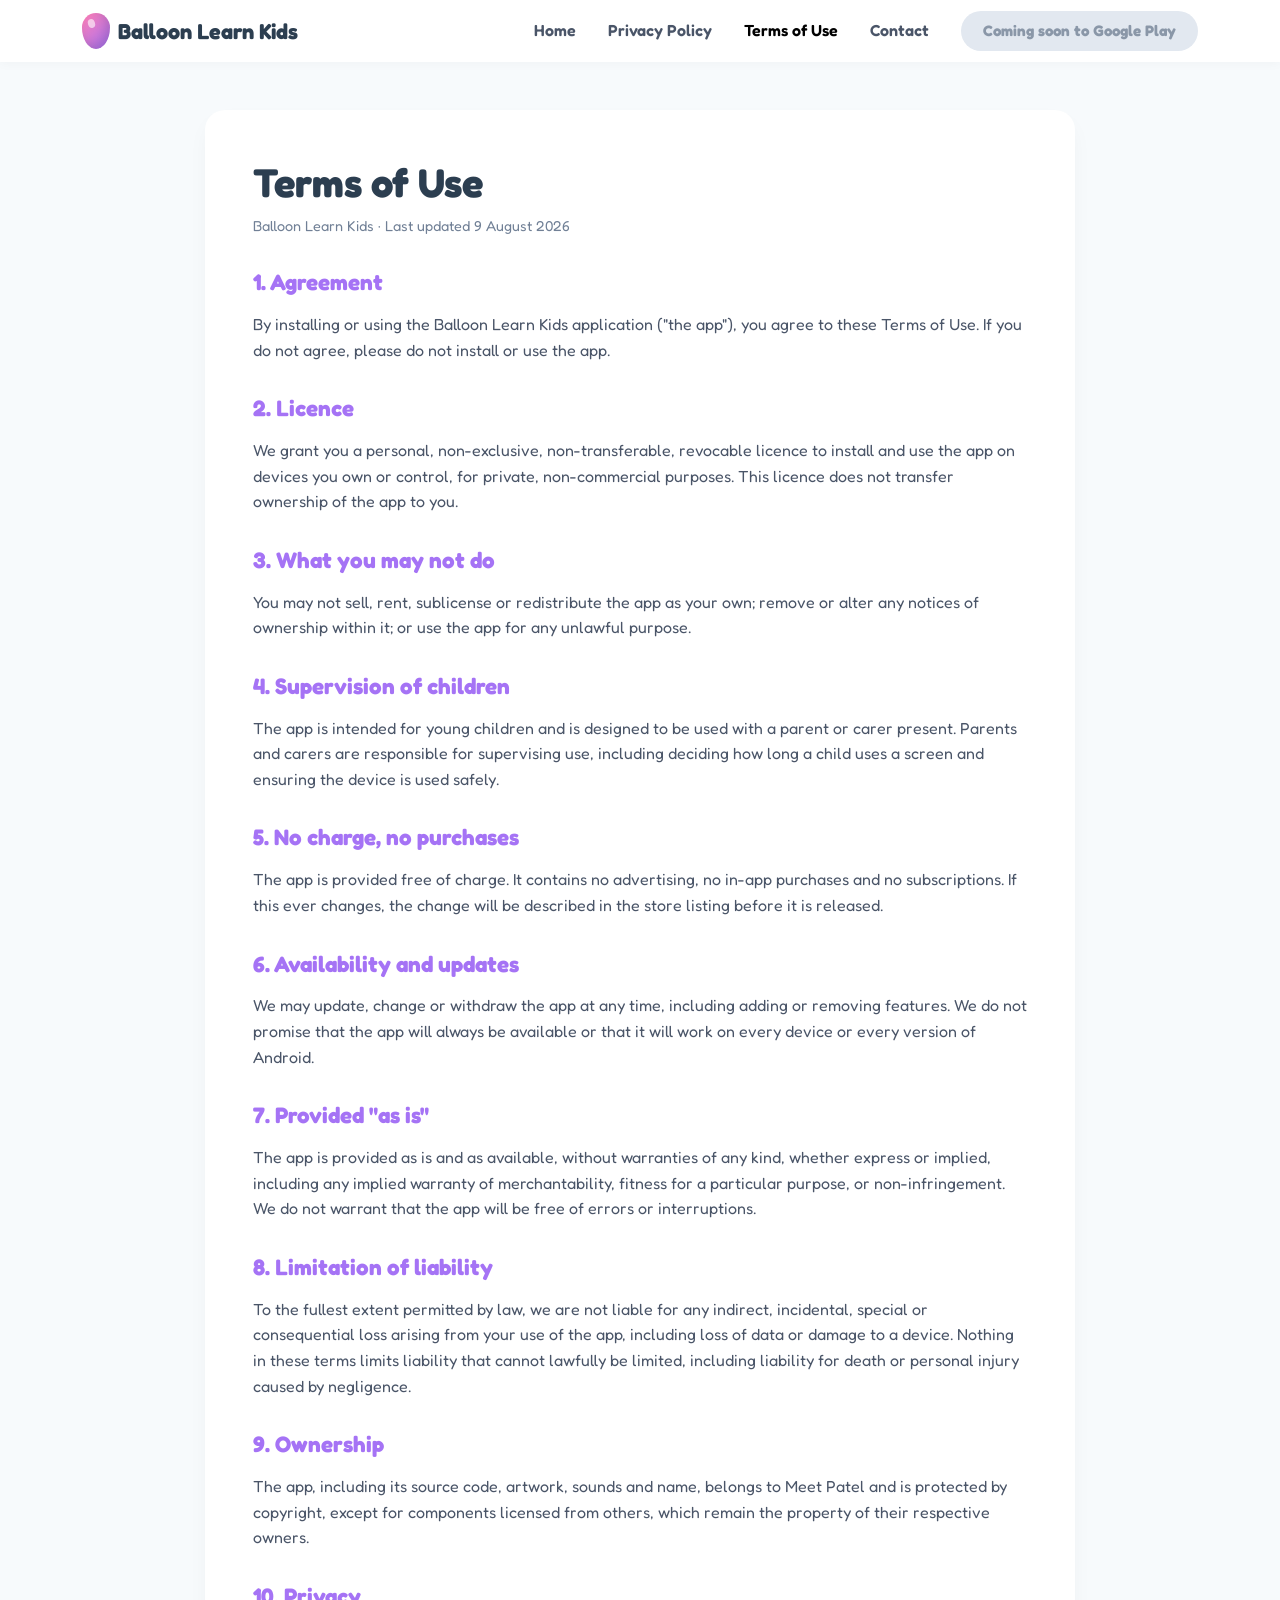
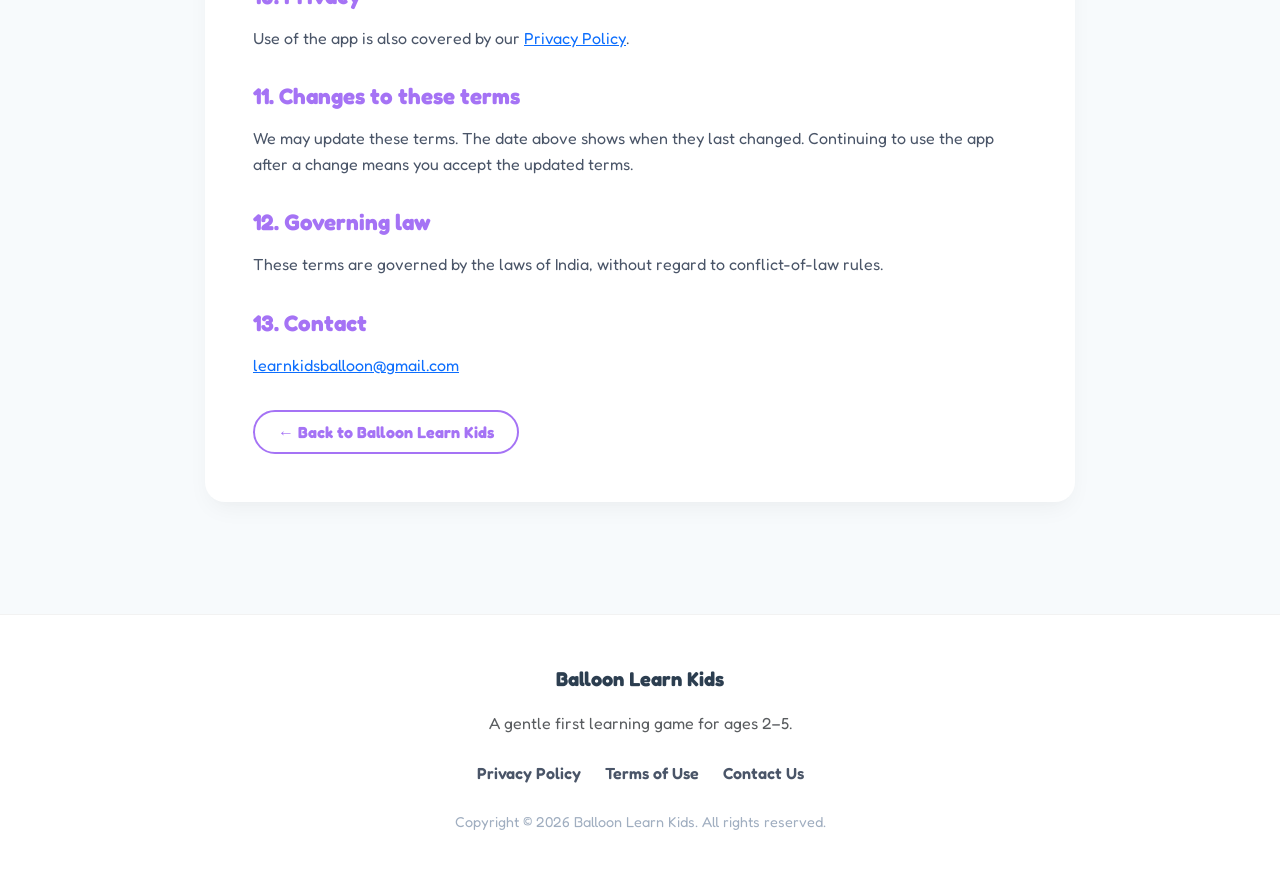
<file: docs/terms.html>
<!DOCTYPE html>
<html lang="en">
<head>
    <meta charset="UTF-8">
    <meta name="viewport" content="width=device-width, initial-scale=1.0">
    <title>Terms of Use | Balloon Learn Kids</title>
    <meta name="description" content="The terms that apply when you install and use the Balloon Learn Kids app.">
    <link href="https://cdn.jsdelivr.net/npm/bootstrap@5.3.0/dist/css/bootstrap.min.css" rel="stylesheet">
    <link rel="stylesheet" href="assets/css/style.css">
</head>
<body>

    <div id="scroll-progress"></div>

    <!-- Header -->
    <nav class="navbar navbar-expand-lg sticky-top">
        <div class="container">
            <a class="navbar-brand" href="index.html">
                <span class="logo-icon"></span>
                Balloon Learn Kids
            </a>
            <button class="navbar-toggler border-0" type="button" data-bs-toggle="collapse" data-bs-target="#navbarNav" aria-controls="navbarNav" aria-expanded="false" aria-label="Toggle navigation">
                <span class="navbar-toggler-icon"></span>
            </button>
            <div class="collapse navbar-collapse" id="navbarNav">
                <ul class="navbar-nav ms-auto mb-2 mb-lg-0 align-items-center gap-3">
                    <li class="nav-item"><a class="nav-link" href="index.html">Home</a></li>
                    <li class="nav-item"><a class="nav-link" href="privacy.html">Privacy Policy</a></li>
                    <li class="nav-item"><a class="nav-link active" aria-current="page" href="terms.html">Terms of Use</a></li>
                    <li class="nav-item"><a class="nav-link" href="contact.html">Contact</a></li>
                    <li class="nav-item ms-lg-2"><span class="btn btn-soon">Coming soon to Google Play</span></li>
                </ul>
            </div>
        </div>
    </nav>

    <main>
        <div class="container legal-container">
            <div class="legal-content">

                <h1>Terms of Use</h1>
                <span class="last-updated">Balloon Learn Kids &middot; Last updated 9 August 2026</span>

                <h2>1. Agreement</h2>
                <p>
                    By installing or using the Balloon Learn Kids application ("the app"), you agree
                    to these Terms of Use. If you do not agree, please do not install or use the app.
                </p>

                <h2>2. Licence</h2>
                <p>
                    We grant you a personal, non-exclusive, non-transferable, revocable licence to
                    install and use the app on devices you own or control, for private,
                    non-commercial purposes. This licence does not transfer ownership of the app to you.
                </p>

                <h2>3. What you may not do</h2>
                <p>
                    You may not sell, rent, sublicense or redistribute the app as your own; remove or
                    alter any notices of ownership within it; or use the app for any unlawful purpose.
                </p>

                <h2>4. Supervision of children</h2>
                <p>
                    The app is intended for young children and is designed to be used with a parent or
                    carer present. Parents and carers are responsible for supervising use, including
                    deciding how long a child uses a screen and ensuring the device is used safely.
                </p>

                <h2>5. No charge, no purchases</h2>
                <p>
                    The app is provided free of charge. It contains no advertising, no in-app purchases
                    and no subscriptions. If this ever changes, the change will be described in the
                    store listing before it is released.
                </p>

                <h2>6. Availability and updates</h2>
                <p>
                    We may update, change or withdraw the app at any time, including adding or removing
                    features. We do not promise that the app will always be available or that it will
                    work on every device or every version of Android.
                </p>

                <h2>7. Provided "as is"</h2>
                <p>
                    The app is provided as is and as available, without warranties of any kind, whether
                    express or implied, including any implied warranty of merchantability, fitness for a
                    particular purpose, or non-infringement. We do not warrant that the app will be free
                    of errors or interruptions.
                </p>

                <h2>8. Limitation of liability</h2>
                <p>
                    To the fullest extent permitted by law, we are not liable for any indirect,
                    incidental, special or consequential loss arising from your use of the app,
                    including loss of data or damage to a device. Nothing in these terms limits
                    liability that cannot lawfully be limited, including liability for death or personal
                    injury caused by negligence.
                </p>

                <h2>9. Ownership</h2>
                <p>
                    The app, including its source code, artwork, sounds and name, belongs to Meet Patel
                    and is protected by copyright, except for components licensed from others, which
                    remain the property of their respective owners.
                </p>

                <h2>10. Privacy</h2>
                <p>
                    Use of the app is also covered by our
                    <a href="privacy.html">Privacy Policy</a>.
                </p>

                <h2>11. Changes to these terms</h2>
                <p>
                    We may update these terms. The date above shows when they last changed. Continuing
                    to use the app after a change means you accept the updated terms.
                </p>

                <h2>12. Governing law</h2>
                <p>
                    These terms are governed by the laws of India, without regard to conflict-of-law rules.
                </p>

                <h2>13. Contact</h2>
                <p>
                    <a href="mailto:learnkidsballoon@gmail.com">learnkidsballoon@gmail.com</a>
                </p>

                <a class="btn btn-secondary-custom mt-3" href="index.html">&larr; Back to Balloon Learn Kids</a>

            </div>
        </div>
    </main>

    <!-- Footer -->
    <footer class="footer">
        <div class="container text-center">
            <div class="footer-logo">Balloon Learn Kids</div>
            <p class="text-muted mb-4">A gentle first learning game for ages 2&ndash;5.</p>

            <div class="footer-links d-flex justify-content-center gap-4 mb-4 flex-wrap">
                <a href="privacy.html">Privacy Policy</a>
                <a href="terms.html">Terms of Use</a>
                <a href="contact.html">Contact Us</a>
            </div>

            <div class="footer-copyright">
                Copyright &copy; <span id="current-year"></span> Balloon Learn Kids. All rights reserved.
            </div>
        </div>
    </footer>
    <button id="to-top" aria-label="Back to top">&uarr;</button>


    <script src="https://cdn.jsdelivr.net/npm/bootstrap@5.3.0/dist/js/bootstrap.bundle.min.js"></script>
    <script src="assets/js/main.js"></script>
</body>
</html>
</file>
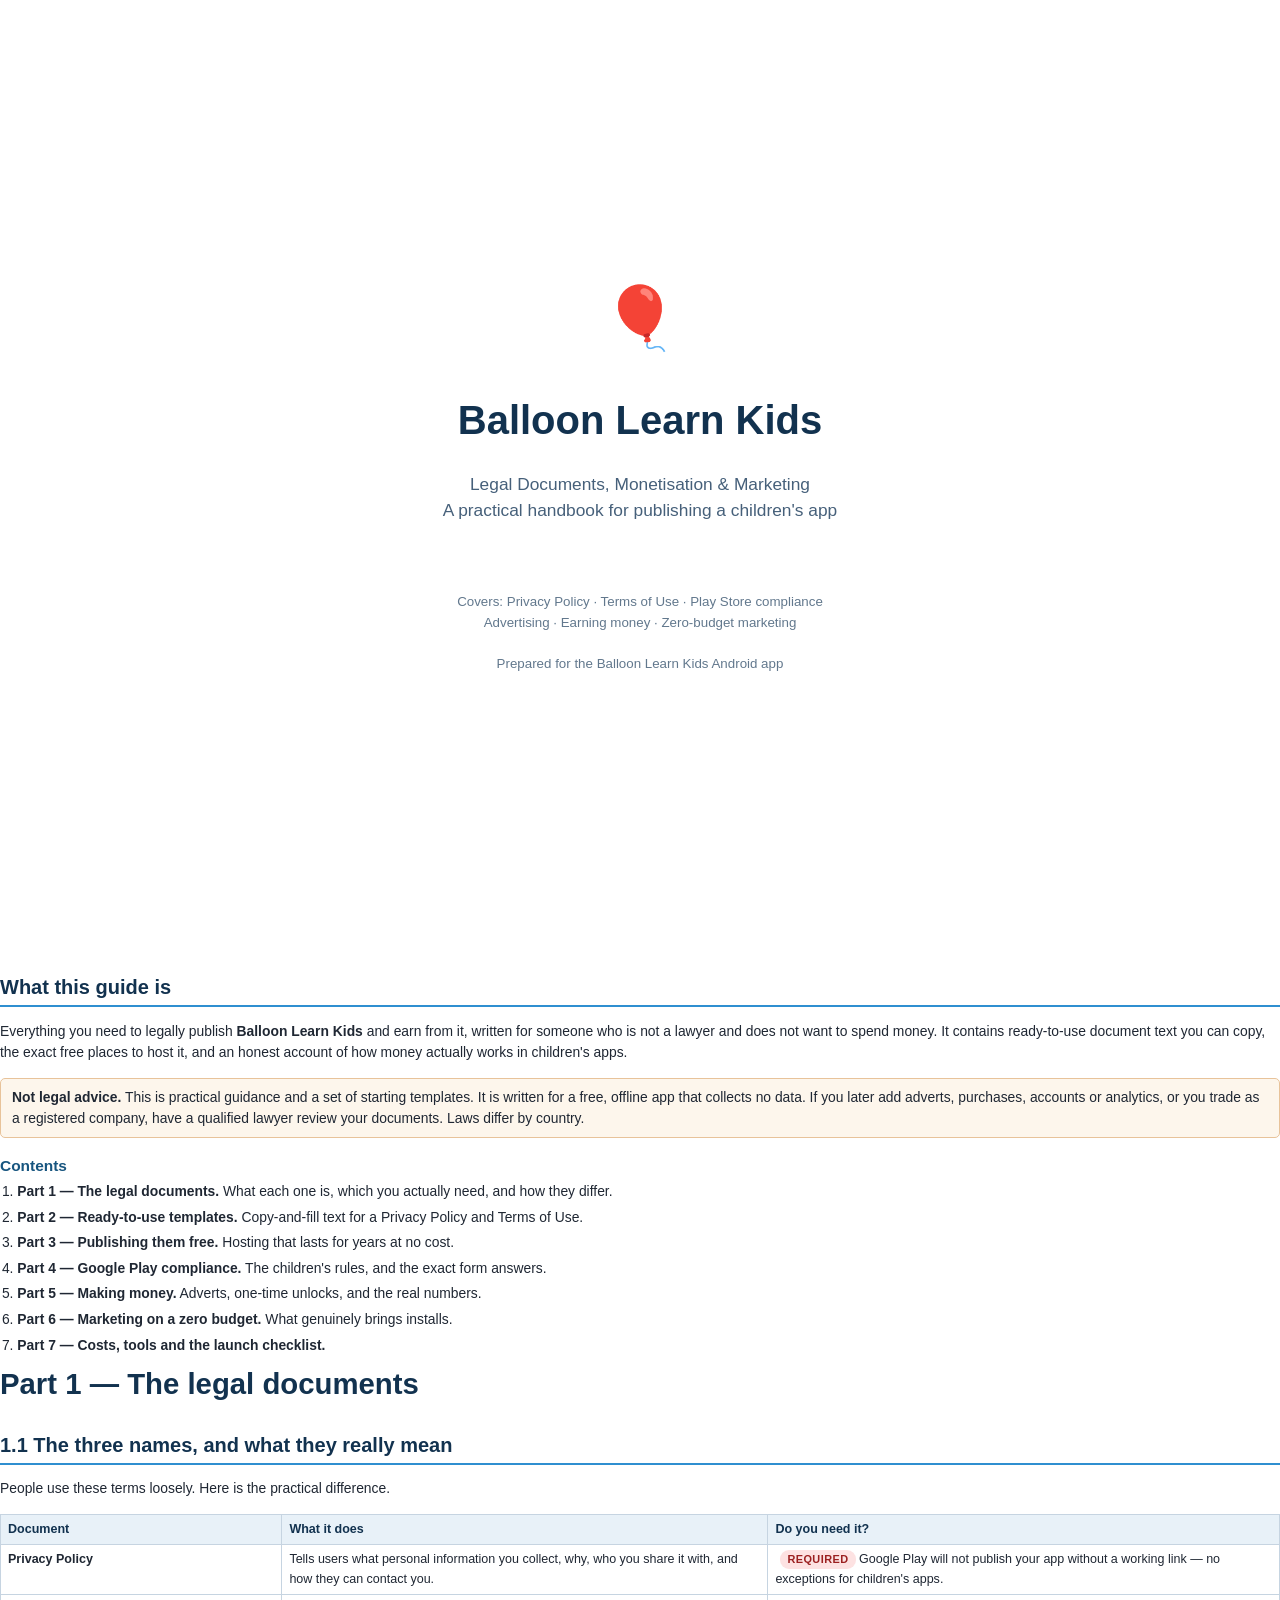
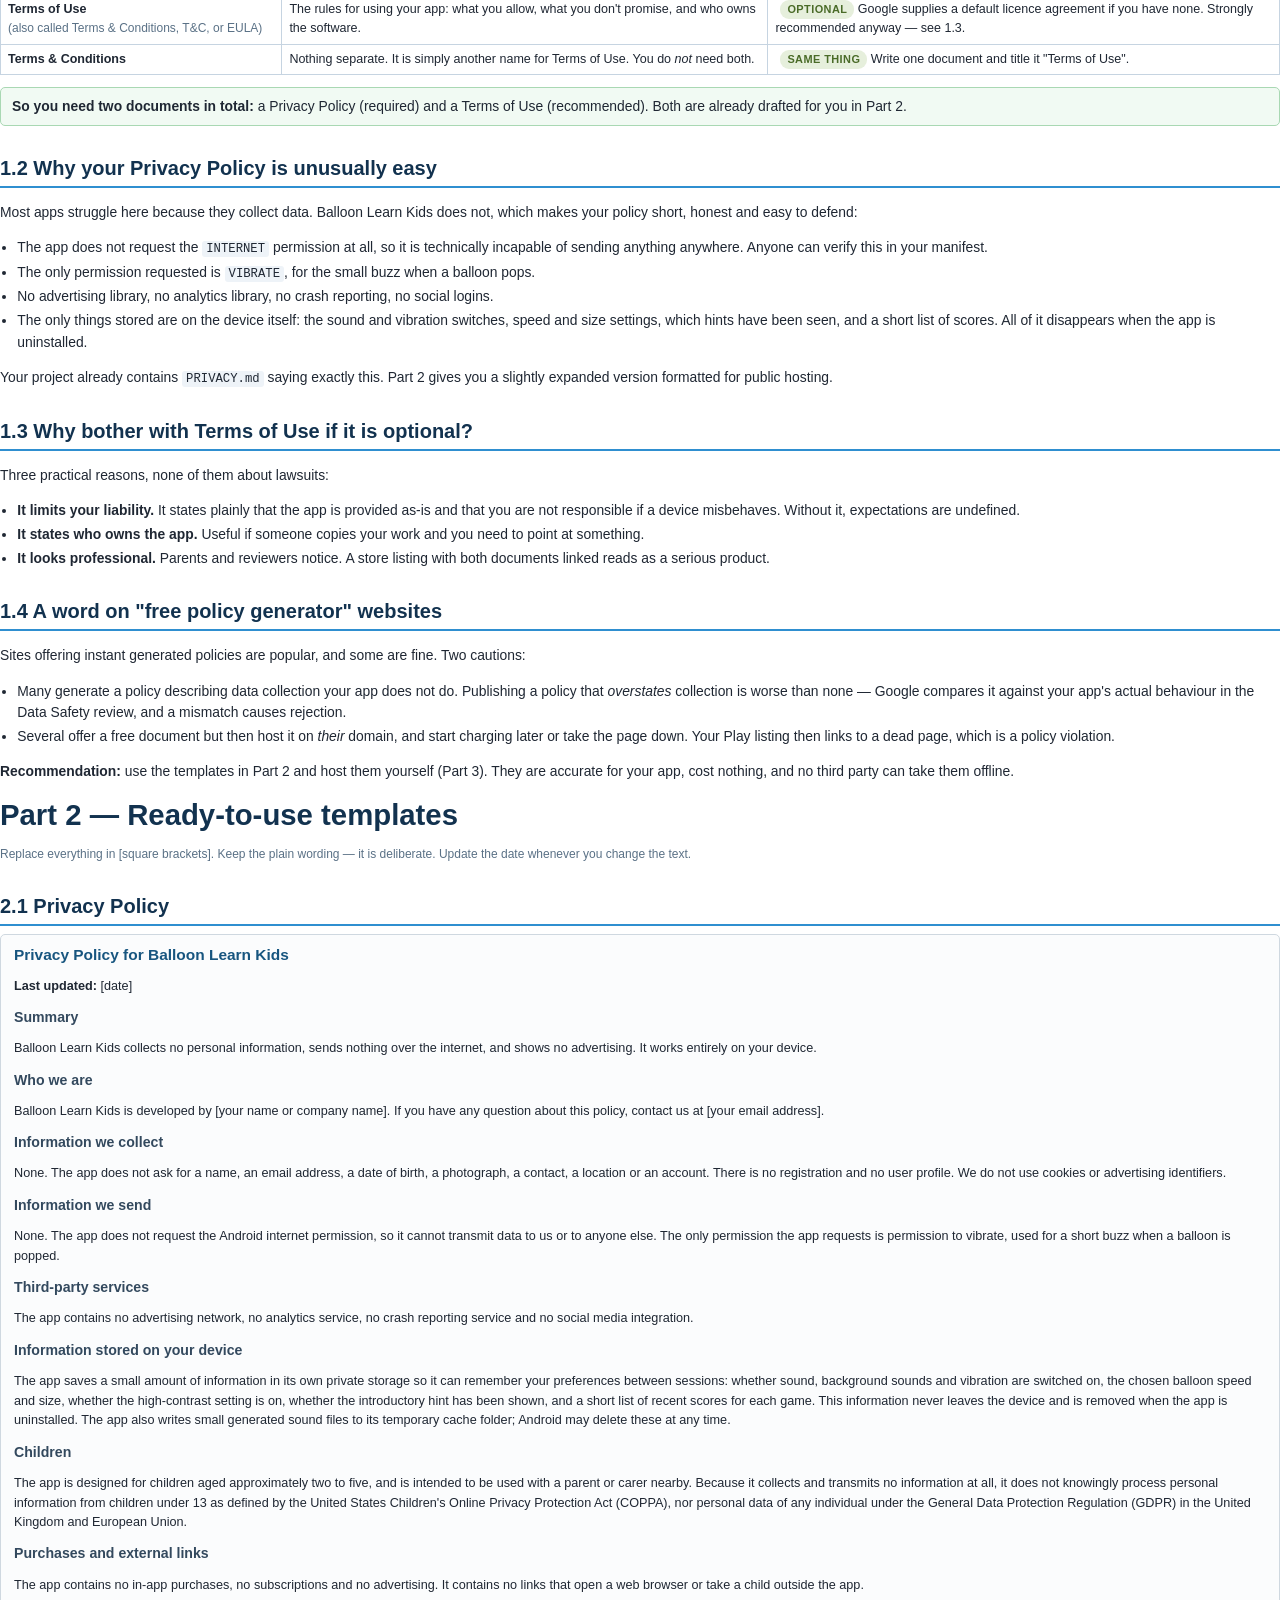
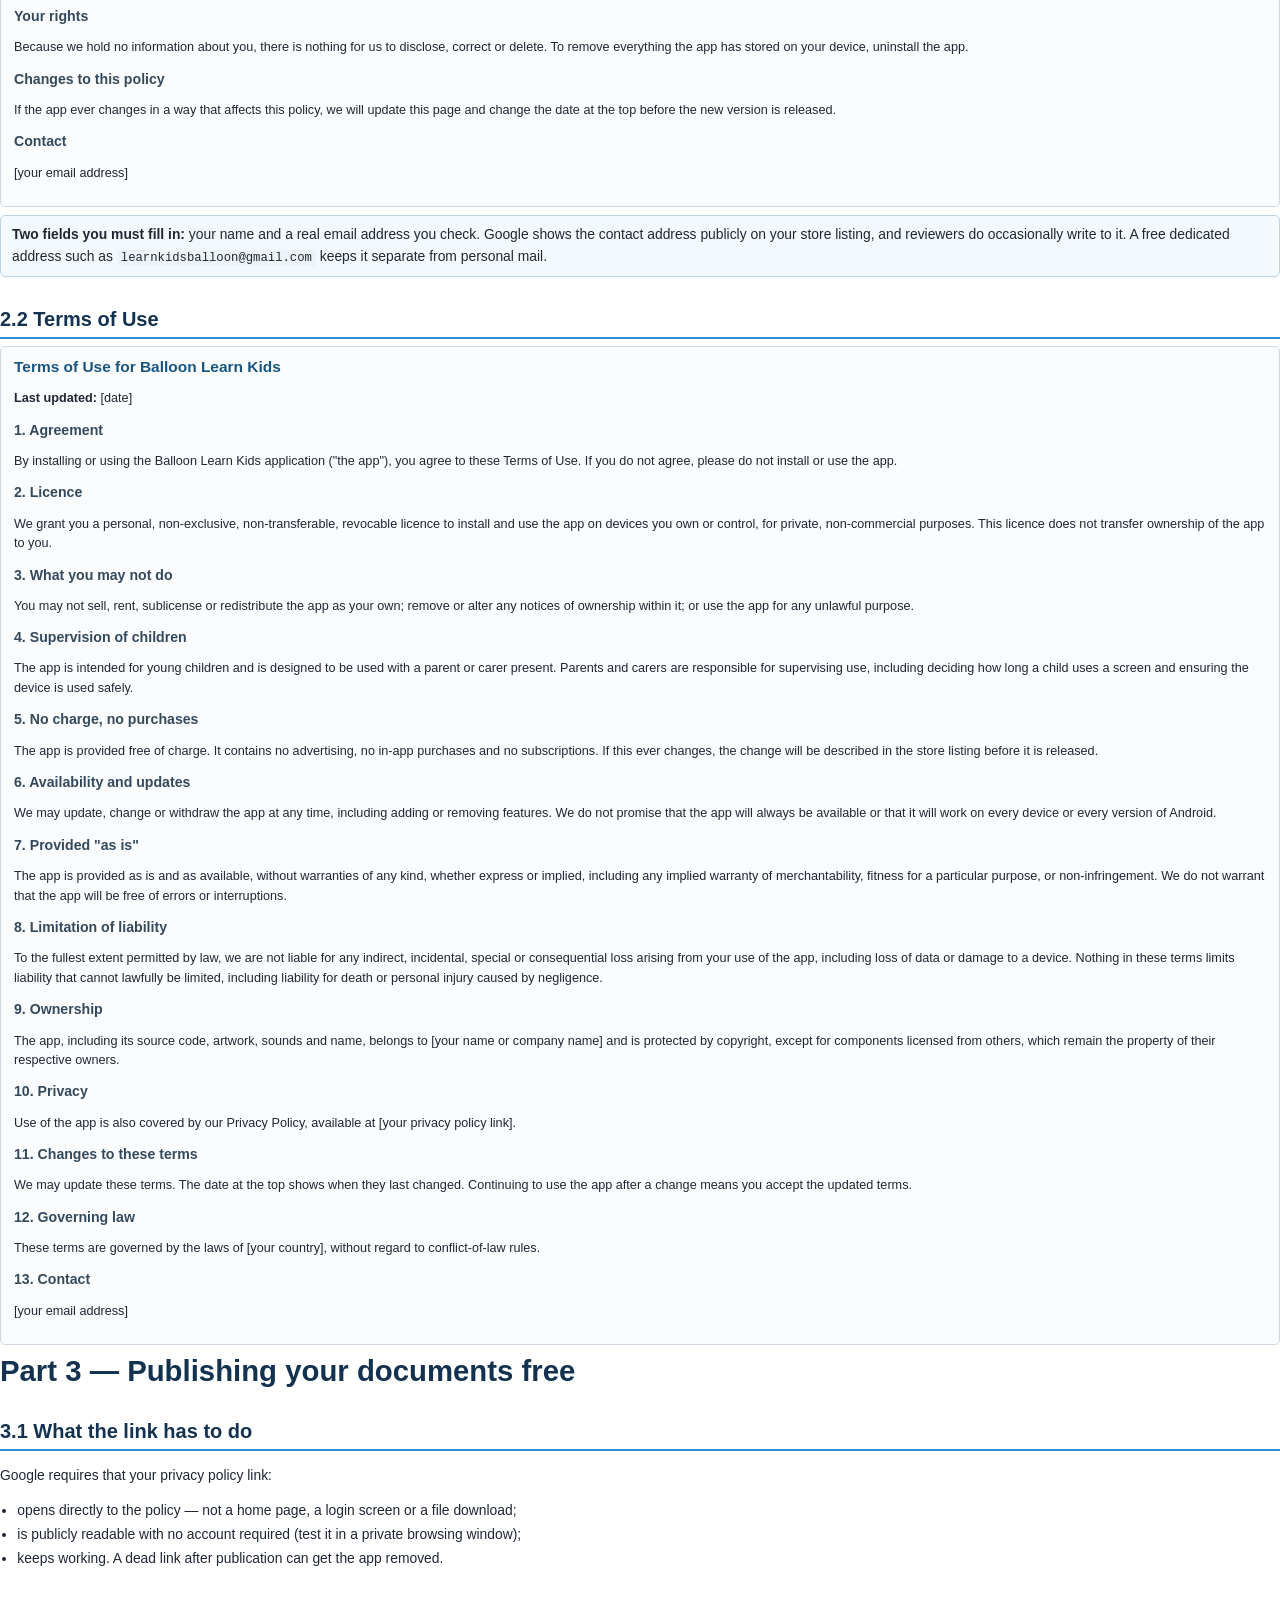
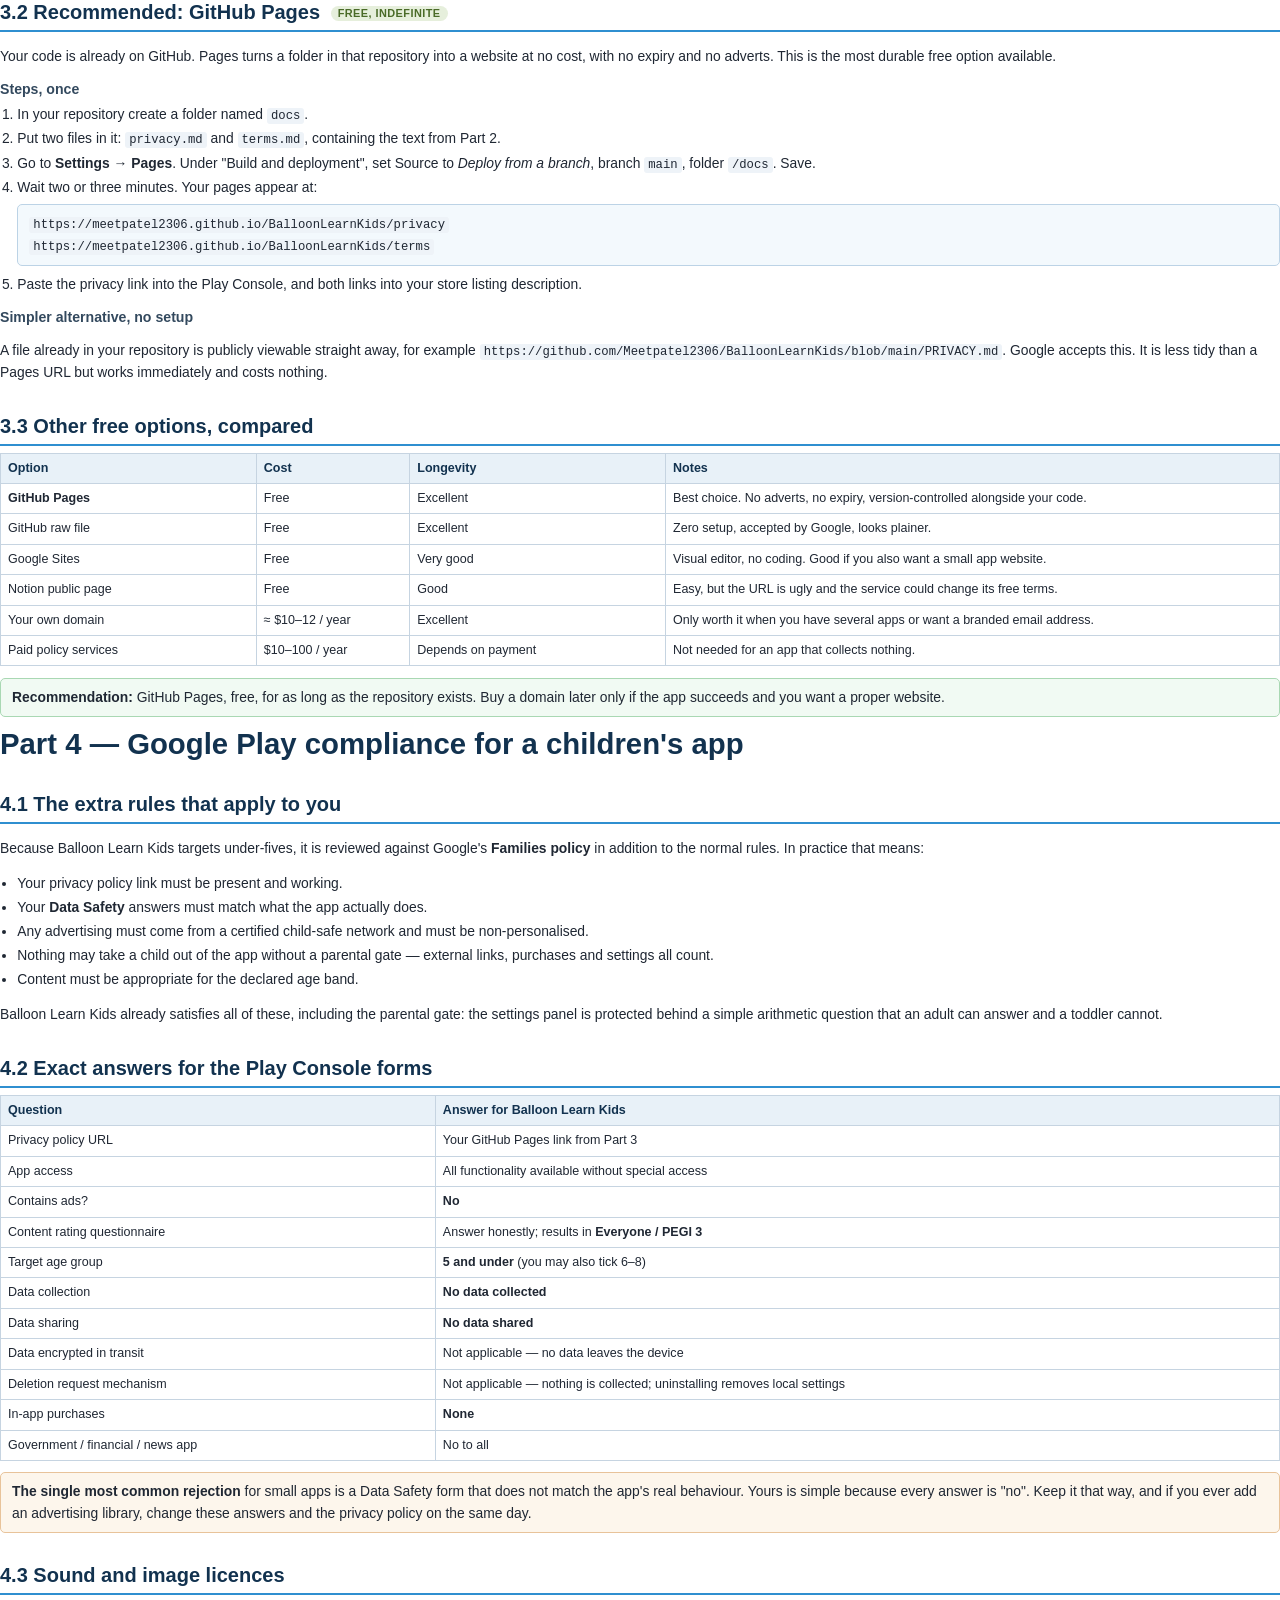
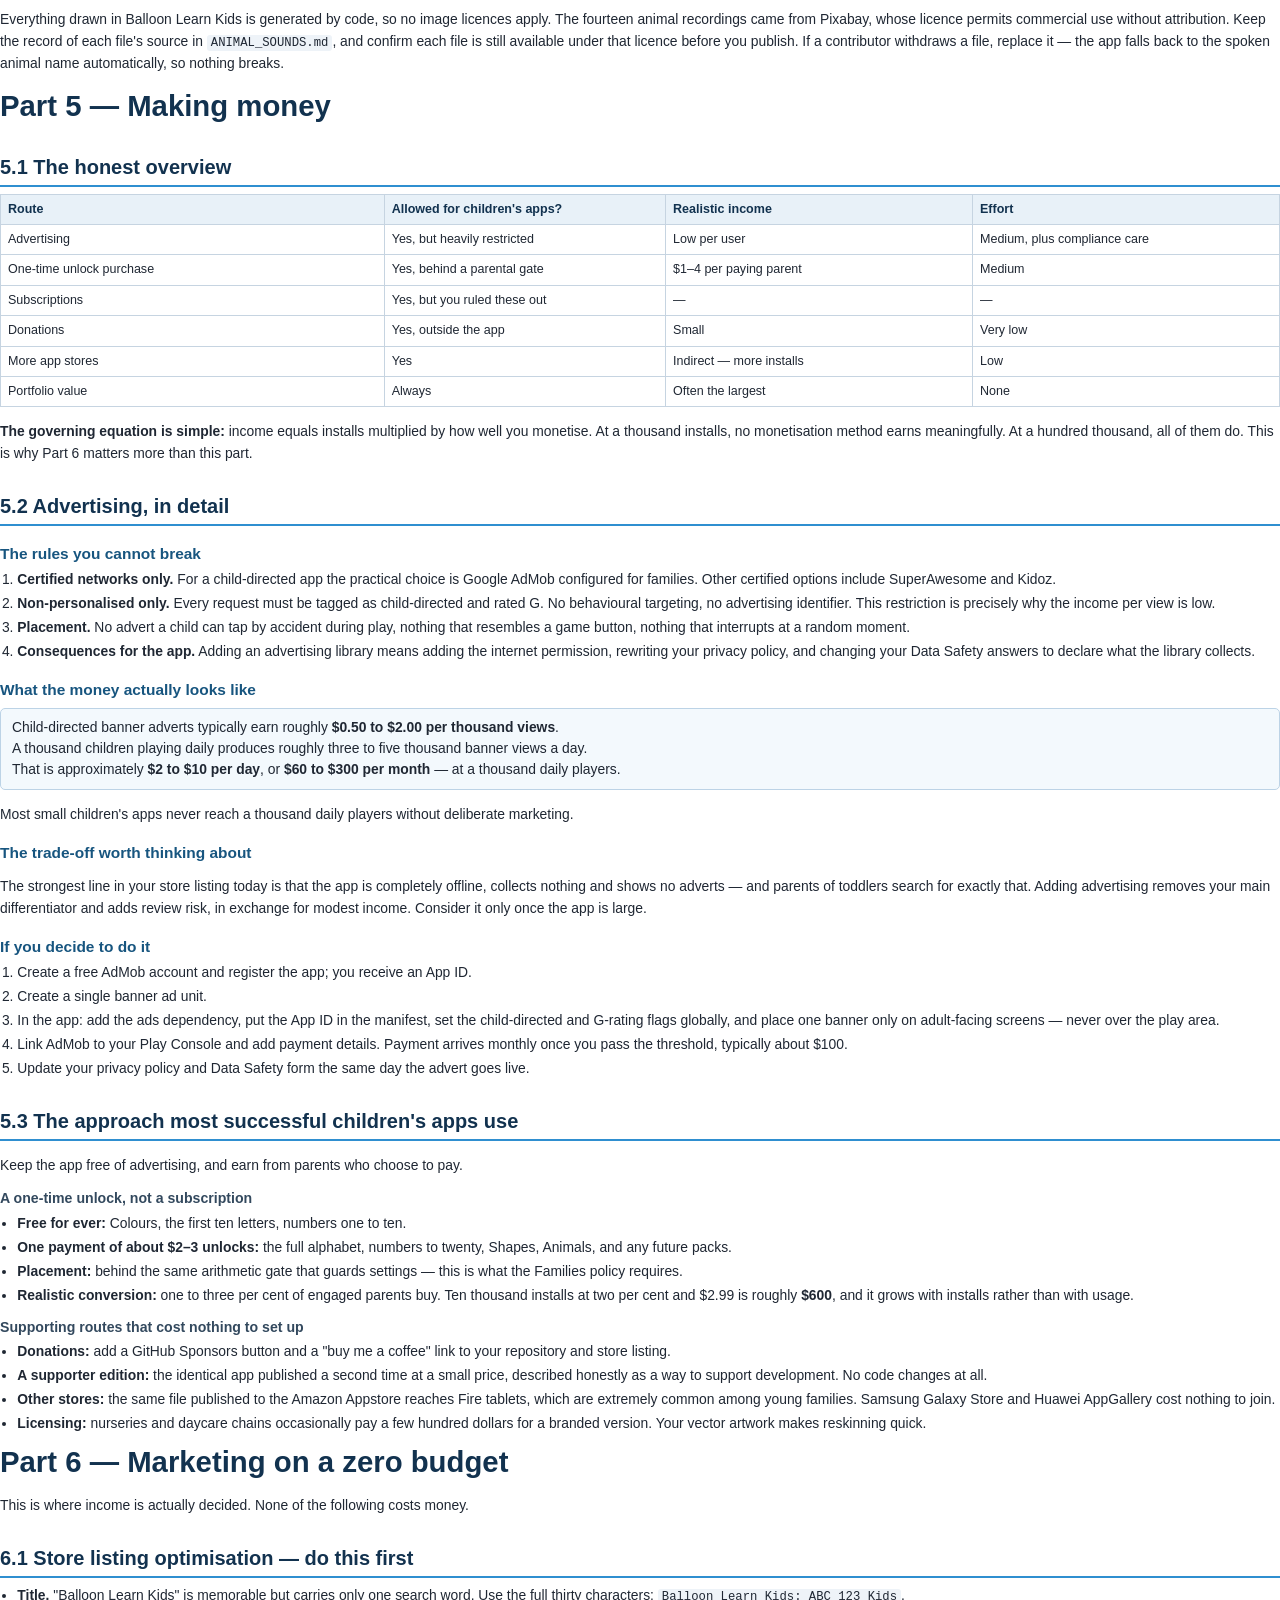
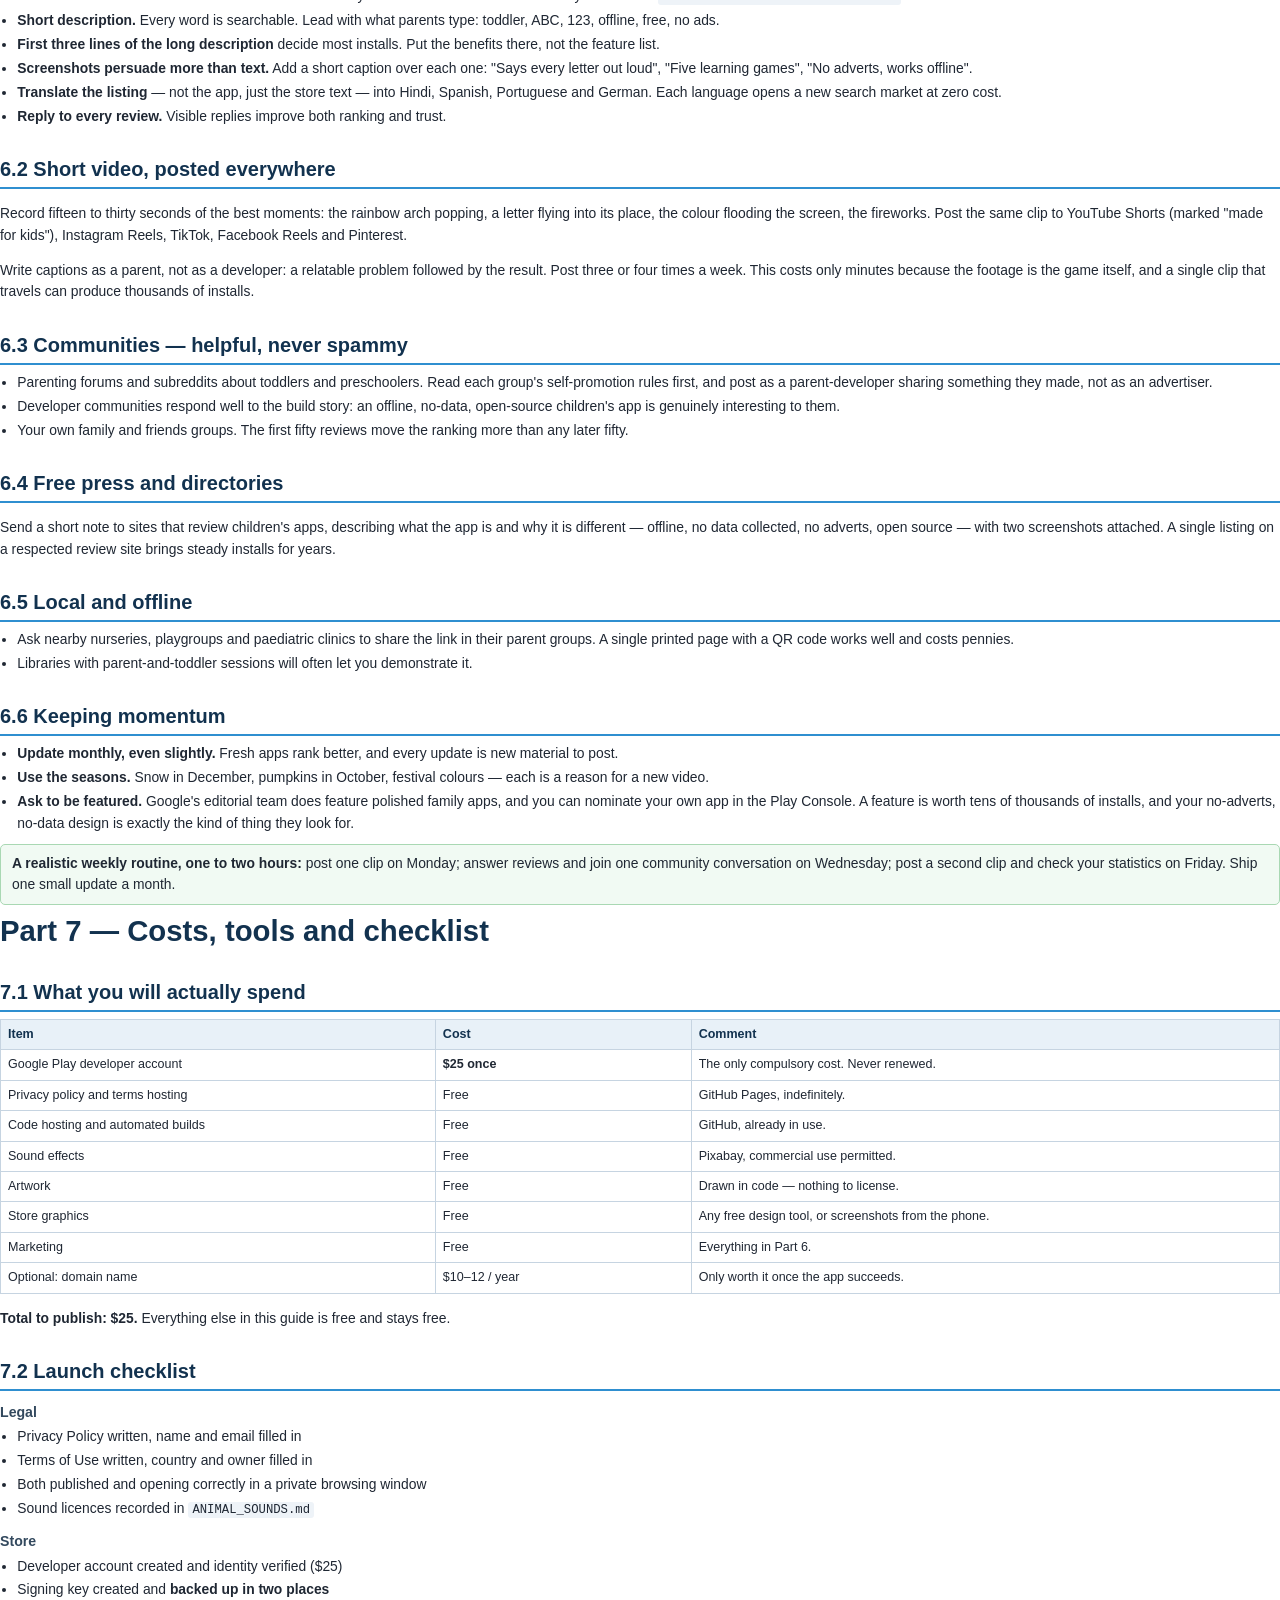
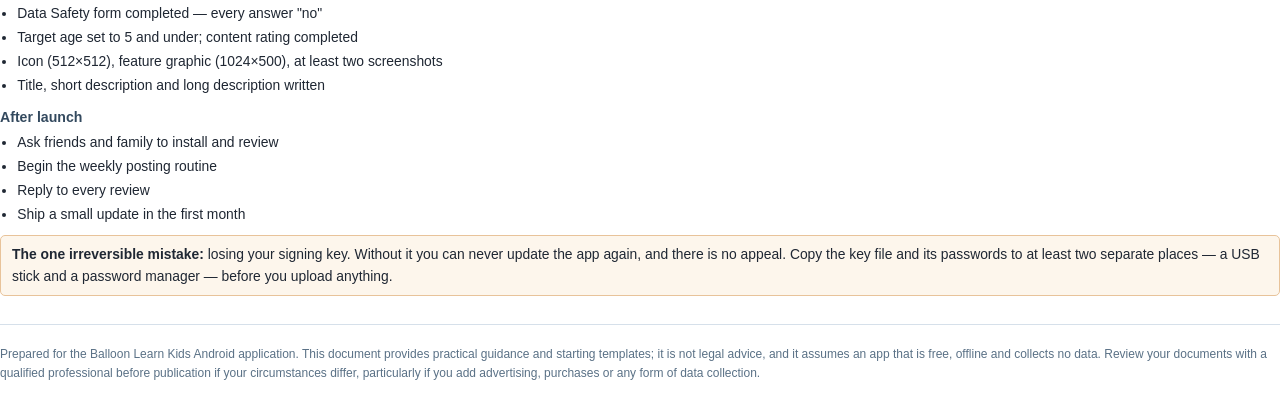
<file: guide/BalloonLearn-Legal-and-Money-Guide.html>
﻿<!doctype html>
<html lang="en">
<head>
<meta charset="utf-8">
<title>Balloon Learn Kids — Legal &amp; Money Guide</title>
<style>
  @page { size: A4; margin: 18mm 16mm 16mm 16mm; }
  * { box-sizing: border-box; }
  body {
    font-family: "Segoe UI", Calibri, Arial, sans-serif;
    font-size: 10.4pt; line-height: 1.55; color: #1f2733; margin: 0;
  }
  h1, h2, h3, h4 { color: #12324f; margin: 0 0 .35em; line-height: 1.25; }
  h1 { font-size: 22pt; }
  h2 {
    font-size: 15pt; margin-top: 1.5em; padding-bottom: .25em;
    border-bottom: 2.5px solid #2f8fd0; page-break-after: avoid;
  }
  h3 { font-size: 11.6pt; margin-top: 1.15em; color: #17557f; page-break-after: avoid; }
  h4 { font-size: 10.6pt; margin-top: .9em; color: #33495e; page-break-after: avoid; }
  p, li { orphans: 3; widows: 3; }
  ul, ol { margin: .35em 0 .7em; padding-left: 1.25em; }
  li { margin: .18em 0; }
  code {
    font-family: Consolas, "Courier New", monospace; font-size: 9.2pt;
    background: #eef3f8; padding: 1px 4px; border-radius: 3px;
  }
  table { width: 100%; border-collapse: collapse; margin: .55em 0 .9em; font-size: 9.4pt; }
  th, td { border: 1px solid #c6d4e1; padding: 5px 7px; text-align: left; vertical-align: top; }
  th { background: #e8f1f8; color: #12324f; font-weight: 600; }
  tr { page-break-inside: avoid; }
  .cover {
    height: 250mm; display: flex; flex-direction: column;
    justify-content: center; align-items: center; text-align: center;
    page-break-after: always;
  }
  .cover .badge { font-size: 46pt; margin-bottom: 8mm; }
  .cover h1 { font-size: 30pt; border: 0; }
  .cover .sub { font-size: 13pt; color: #46607a; margin-top: 3mm; }
  .cover .meta { margin-top: 18mm; font-size: 10pt; color: #62788d; }
  .box {
    border: 1px solid #bcd3e6; background: #f3f9fd;
    border-radius: 5px; padding: 8px 11px; margin: .6em 0; page-break-inside: avoid;
  }
  .warn { border-color: #e8c39a; background: #fdf6ec; }
  .good { border-color: #a9d8b3; background: #f1faf3; }
  .doc {
    border: 1px solid #cfd8e0; background: #fbfcfd; border-radius: 5px;
    padding: 10px 13px; margin: .6em 0; font-size: 9.5pt;
  }
  .doc h4 { margin-top: .75em; }
  .doc p:first-child { margin-top: 0; }
  .page-break { page-break-before: always; }
  .toc li { margin: .3em 0; }
  .small { font-size: 9pt; color: #5a7186; }
  .tag {
    display: inline-block; font-size: 8.2pt; font-weight: 700; letter-spacing: .04em;
    padding: 1px 7px; border-radius: 9px; vertical-align: middle; margin-left: 5px;
  }
  .req { background: #fde2e2; color: #9b2020; }
  .opt { background: #e6efdc; color: #4a6b28; }
  footer.note { margin-top: 2em; padding-top: .6em; border-top: 1px solid #d6e0ea; }
</style>
</head>
<body>

<div class="cover">
  <div class="badge">🎈</div>
  <h1>Balloon Learn Kids</h1>
  <div class="sub">Legal Documents, Monetisation &amp; Marketing<br>A practical handbook for publishing a children's app</div>
  <div class="meta">
    Covers: Privacy Policy · Terms of Use · Play Store compliance<br>
    Advertising · Earning money · Zero-budget marketing<br><br>
    Prepared for the Balloon Learn Kids Android app
  </div>
</div>

<h2>What this guide is</h2>
<p>
  Everything you need to legally publish <strong>Balloon Learn Kids</strong> and earn from it,
  written for someone who is not a lawyer and does not want to spend money.
  It contains ready-to-use document text you can copy, the exact free places to host it,
  and an honest account of how money actually works in children's apps.
</p>

<div class="box warn">
  <strong>Not legal advice.</strong> This is practical guidance and a set of starting templates.
  It is written for a free, offline app that collects no data. If you later add adverts,
  purchases, accounts or analytics, or you trade as a registered company,
  have a qualified lawyer review your documents. Laws differ by country.
</div>

<h3>Contents</h3>
<ol class="toc">
  <li><strong>Part 1 — The legal documents.</strong> What each one is, which you actually need, and how they differ.</li>
  <li><strong>Part 2 — Ready-to-use templates.</strong> Copy-and-fill text for a Privacy Policy and Terms of Use.</li>
  <li><strong>Part 3 — Publishing them free.</strong> Hosting that lasts for years at no cost.</li>
  <li><strong>Part 4 — Google Play compliance.</strong> The children's rules, and the exact form answers.</li>
  <li><strong>Part 5 — Making money.</strong> Adverts, one-time unlocks, and the real numbers.</li>
  <li><strong>Part 6 — Marketing on a zero budget.</strong> What genuinely brings installs.</li>
  <li><strong>Part 7 — Costs, tools and the launch checklist.</strong></li>
</ol>

<div class="page-break"></div>
<h1>Part 1 — The legal documents</h1>

<h2>1.1 The three names, and what they really mean</h2>
<p>People use these terms loosely. Here is the practical difference.</p>

<table>
  <tr><th style="width:22%">Document</th><th style="width:38%">What it does</th><th>Do you need it?</th></tr>
  <tr>
    <td><strong>Privacy Policy</strong></td>
    <td>Tells users what personal information you collect, why, who you share it with, and how they can contact you.</td>
    <td><span class="tag req">REQUIRED</span> Google Play will not publish your app without a working link — no exceptions for children's apps.</td>
  </tr>
  <tr>
    <td><strong>Terms of Use</strong><br><span class="small">(also called Terms &amp; Conditions, T&amp;C, or EULA)</span></td>
    <td>The rules for using your app: what you allow, what you don't promise, and who owns the software.</td>
    <td><span class="tag opt">OPTIONAL</span> Google supplies a default licence agreement if you have none. Strongly recommended anyway — see 1.3.</td>
  </tr>
  <tr>
    <td><strong>Terms &amp; Conditions</strong></td>
    <td>Nothing separate. It is simply another name for Terms of Use. You do <em>not</em> need both.</td>
    <td><span class="tag opt">SAME THING</span> Write one document and title it "Terms of Use".</td>
  </tr>
</table>

<div class="box good">
  <strong>So you need two documents in total:</strong> a Privacy Policy (required) and a Terms of Use (recommended).
  Both are already drafted for you in Part 2.
</div>

<h2>1.2 Why your Privacy Policy is unusually easy</h2>
<p>
  Most apps struggle here because they collect data. Balloon Learn Kids does not, which makes your policy
  short, honest and easy to defend:
</p>
<ul>
  <li>The app does not request the <code>INTERNET</code> permission at all, so it is technically incapable of sending anything anywhere. Anyone can verify this in your manifest.</li>
  <li>The only permission requested is <code>VIBRATE</code>, for the small buzz when a balloon pops.</li>
  <li>No advertising library, no analytics library, no crash reporting, no social logins.</li>
  <li>The only things stored are on the device itself: the sound and vibration switches, speed and size settings, which hints have been seen, and a short list of scores. All of it disappears when the app is uninstalled.</li>
</ul>
<p>
  Your project already contains <code>PRIVACY.md</code> saying exactly this. Part 2 gives you a
  slightly expanded version formatted for public hosting.
</p>

<h2>1.3 Why bother with Terms of Use if it is optional?</h2>
<p>Three practical reasons, none of them about lawsuits:</p>
<ul>
  <li><strong>It limits your liability.</strong> It states plainly that the app is provided as-is and that you are not responsible if a device misbehaves. Without it, expectations are undefined.</li>
  <li><strong>It states who owns the app.</strong> Useful if someone copies your work and you need to point at something.</li>
  <li><strong>It looks professional.</strong> Parents and reviewers notice. A store listing with both documents linked reads as a serious product.</li>
</ul>

<h2>1.4 A word on "free policy generator" websites</h2>
<p>
  Sites offering instant generated policies are popular, and some are fine. Two cautions:
</p>
<ul>
  <li>Many generate a policy describing data collection your app does not do. Publishing a policy that
      <em>overstates</em> collection is worse than none — Google compares it against your app's actual
      behaviour in the Data Safety review, and a mismatch causes rejection.</li>
  <li>Several offer a free document but then host it on <em>their</em> domain, and start charging later
      or take the page down. Your Play listing then links to a dead page, which is a policy violation.</li>
</ul>
<p><strong>Recommendation:</strong> use the templates in Part 2 and host them yourself (Part 3). They are accurate for your app, cost nothing, and no third party can take them offline.</p>

<div class="page-break"></div>
<h1>Part 2 — Ready-to-use templates</h1>
<p class="small">
  Replace everything in [square brackets]. Keep the plain wording — it is deliberate. Update the date
  whenever you change the text.
</p>

<h2>2.1 Privacy Policy</h2>
<div class="doc">
  <h3 style="margin-top:0">Privacy Policy for Balloon Learn Kids</h3>
  <p><strong>Last updated:</strong> [date]</p>

  <h4>Summary</h4>
  <p>Balloon Learn Kids collects no personal information, sends nothing over the internet, and shows no advertising. It works entirely on your device.</p>

  <h4>Who we are</h4>
  <p>Balloon Learn Kids is developed by [your name or company name]. If you have any question about this policy, contact us at [your email address].</p>

  <h4>Information we collect</h4>
  <p>None. The app does not ask for a name, an email address, a date of birth, a photograph, a contact, a location or an account. There is no registration and no user profile. We do not use cookies or advertising identifiers.</p>

  <h4>Information we send</h4>
  <p>None. The app does not request the Android internet permission, so it cannot transmit data to us or to anyone else. The only permission the app requests is permission to vibrate, used for a short buzz when a balloon is popped.</p>

  <h4>Third-party services</h4>
  <p>The app contains no advertising network, no analytics service, no crash reporting service and no social media integration.</p>

  <h4>Information stored on your device</h4>
  <p>The app saves a small amount of information in its own private storage so it can remember your preferences between sessions: whether sound, background sounds and vibration are switched on, the chosen balloon speed and size, whether the high-contrast setting is on, whether the introductory hint has been shown, and a short list of recent scores for each game. This information never leaves the device and is removed when the app is uninstalled. The app also writes small generated sound files to its temporary cache folder; Android may delete these at any time.</p>

  <h4>Children</h4>
  <p>The app is designed for children aged approximately two to five, and is intended to be used with a parent or carer nearby. Because it collects and transmits no information at all, it does not knowingly process personal information from children under 13 as defined by the United States Children's Online Privacy Protection Act (COPPA), nor personal data of any individual under the General Data Protection Regulation (GDPR) in the United Kingdom and European Union.</p>

  <h4>Purchases and external links</h4>
  <p>The app contains no in-app purchases, no subscriptions and no advertising. It contains no links that open a web browser or take a child outside the app.</p>

  <h4>Your rights</h4>
  <p>Because we hold no information about you, there is nothing for us to disclose, correct or delete. To remove everything the app has stored on your device, uninstall the app.</p>

  <h4>Changes to this policy</h4>
  <p>If the app ever changes in a way that affects this policy, we will update this page and change the date at the top before the new version is released.</p>

  <h4>Contact</h4>
  <p>[your email address]</p>
</div>

<div class="box">
  <strong>Two fields you must fill in:</strong> your name and a real email address you check.
  Google shows the contact address publicly on your store listing, and reviewers do occasionally write to it.
  A free dedicated address such as <code>learnkidsballoon@gmail.com</code> keeps it separate from personal mail.
</div>

<div class="page-break"></div>
<h2>2.2 Terms of Use</h2>
<div class="doc">
  <h3 style="margin-top:0">Terms of Use for Balloon Learn Kids</h3>
  <p><strong>Last updated:</strong> [date]</p>

  <h4>1. Agreement</h4>
  <p>By installing or using the Balloon Learn Kids application ("the app"), you agree to these Terms of Use. If you do not agree, please do not install or use the app.</p>

  <h4>2. Licence</h4>
  <p>We grant you a personal, non-exclusive, non-transferable, revocable licence to install and use the app on devices you own or control, for private, non-commercial purposes. This licence does not transfer ownership of the app to you.</p>

  <h4>3. What you may not do</h4>
  <p>You may not sell, rent, sublicense or redistribute the app as your own; remove or alter any notices of ownership within it; or use the app for any unlawful purpose.</p>

  <h4>4. Supervision of children</h4>
  <p>The app is intended for young children and is designed to be used with a parent or carer present. Parents and carers are responsible for supervising use, including deciding how long a child uses a screen and ensuring the device is used safely.</p>

  <h4>5. No charge, no purchases</h4>
  <p>The app is provided free of charge. It contains no advertising, no in-app purchases and no subscriptions. If this ever changes, the change will be described in the store listing before it is released.</p>

  <h4>6. Availability and updates</h4>
  <p>We may update, change or withdraw the app at any time, including adding or removing features. We do not promise that the app will always be available or that it will work on every device or every version of Android.</p>

  <h4>7. Provided "as is"</h4>
  <p>The app is provided as is and as available, without warranties of any kind, whether express or implied, including any implied warranty of merchantability, fitness for a particular purpose, or non-infringement. We do not warrant that the app will be free of errors or interruptions.</p>

  <h4>8. Limitation of liability</h4>
  <p>To the fullest extent permitted by law, we are not liable for any indirect, incidental, special or consequential loss arising from your use of the app, including loss of data or damage to a device. Nothing in these terms limits liability that cannot lawfully be limited, including liability for death or personal injury caused by negligence.</p>

  <h4>9. Ownership</h4>
  <p>The app, including its source code, artwork, sounds and name, belongs to [your name or company name] and is protected by copyright, except for components licensed from others, which remain the property of their respective owners.</p>

  <h4>10. Privacy</h4>
  <p>Use of the app is also covered by our Privacy Policy, available at [your privacy policy link].</p>

  <h4>11. Changes to these terms</h4>
  <p>We may update these terms. The date at the top shows when they last changed. Continuing to use the app after a change means you accept the updated terms.</p>

  <h4>12. Governing law</h4>
  <p>These terms are governed by the laws of [your country], without regard to conflict-of-law rules.</p>

  <h4>13. Contact</h4>
  <p>[your email address]</p>
</div>

<div class="page-break"></div>
<h1>Part 3 — Publishing your documents free</h1>

<h2>3.1 What the link has to do</h2>
<p>Google requires that your privacy policy link:</p>
<ul>
  <li>opens directly to the policy — not a home page, a login screen or a file download;</li>
  <li>is publicly readable with no account required (test it in a private browsing window);</li>
  <li>keeps working. A dead link after publication can get the app removed.</li>
</ul>

<h2>3.2 Recommended: GitHub Pages <span class="tag opt">FREE, INDEFINITE</span></h2>
<p>
  Your code is already on GitHub. Pages turns a folder in that repository into a website at no cost,
  with no expiry and no adverts. This is the most durable free option available.
</p>
<h4>Steps, once</h4>
<ol>
  <li>In your repository create a folder named <code>docs</code>.</li>
  <li>Put two files in it: <code>privacy.md</code> and <code>terms.md</code>, containing the text from Part 2.</li>
  <li>Go to <strong>Settings → Pages</strong>. Under "Build and deployment", set Source to <em>Deploy from a branch</em>, branch <code>main</code>, folder <code>/docs</code>. Save.</li>
  <li>Wait two or three minutes. Your pages appear at:
    <div class="box" style="margin-top:.4em">
      <code>https://meetpatel2306.github.io/BalloonLearnKids/privacy</code><br>
      <code>https://meetpatel2306.github.io/BalloonLearnKids/terms</code>
    </div>
  </li>
  <li>Paste the privacy link into the Play Console, and both links into your store listing description.</li>
</ol>

<h4>Simpler alternative, no setup</h4>
<p>
  A file already in your repository is publicly viewable straight away, for example
  <code>https://github.com/Meetpatel2306/BalloonLearnKids/blob/main/PRIVACY.md</code>.
  Google accepts this. It is less tidy than a Pages URL but works immediately and costs nothing.
</p>

<h2>3.3 Other free options, compared</h2>
<table>
  <tr><th style="width:20%">Option</th><th style="width:12%">Cost</th><th style="width:20%">Longevity</th><th>Notes</th></tr>
  <tr><td><strong>GitHub Pages</strong></td><td>Free</td><td>Excellent</td><td>Best choice. No adverts, no expiry, version-controlled alongside your code.</td></tr>
  <tr><td>GitHub raw file</td><td>Free</td><td>Excellent</td><td>Zero setup, accepted by Google, looks plainer.</td></tr>
  <tr><td>Google Sites</td><td>Free</td><td>Very good</td><td>Visual editor, no coding. Good if you also want a small app website.</td></tr>
  <tr><td>Notion public page</td><td>Free</td><td>Good</td><td>Easy, but the URL is ugly and the service could change its free terms.</td></tr>
  <tr><td>Your own domain</td><td>≈ $10–12 / year</td><td>Excellent</td><td>Only worth it when you have several apps or want a branded email address.</td></tr>
  <tr><td>Paid policy services</td><td>$10–100 / year</td><td>Depends on payment</td><td>Not needed for an app that collects nothing.</td></tr>
</table>

<div class="box good">
  <strong>Recommendation:</strong> GitHub Pages, free, for as long as the repository exists.
  Buy a domain later only if the app succeeds and you want a proper website.
</div>

<div class="page-break"></div>
<h1>Part 4 — Google Play compliance for a children's app</h1>

<h2>4.1 The extra rules that apply to you</h2>
<p>
  Because Balloon Learn Kids targets under-fives, it is reviewed against Google's <strong>Families policy</strong>
  in addition to the normal rules. In practice that means:
</p>
<ul>
  <li>Your privacy policy link must be present and working.</li>
  <li>Your <strong>Data Safety</strong> answers must match what the app actually does.</li>
  <li>Any advertising must come from a certified child-safe network and must be non-personalised.</li>
  <li>Nothing may take a child out of the app without a parental gate — external links, purchases and settings all count.</li>
  <li>Content must be appropriate for the declared age band.</li>
</ul>
<p>Balloon Learn Kids already satisfies all of these, including the parental gate: the settings panel is protected behind a simple arithmetic question that an adult can answer and a toddler cannot.</p>

<h2>4.2 Exact answers for the Play Console forms</h2>
<table>
  <tr><th style="width:34%">Question</th><th>Answer for Balloon Learn Kids</th></tr>
  <tr><td>Privacy policy URL</td><td>Your GitHub Pages link from Part 3</td></tr>
  <tr><td>App access</td><td>All functionality available without special access</td></tr>
  <tr><td>Contains ads?</td><td><strong>No</strong></td></tr>
  <tr><td>Content rating questionnaire</td><td>Answer honestly; results in <strong>Everyone / PEGI 3</strong></td></tr>
  <tr><td>Target age group</td><td><strong>5 and under</strong> (you may also tick 6–8)</td></tr>
  <tr><td>Data collection</td><td><strong>No data collected</strong></td></tr>
  <tr><td>Data sharing</td><td><strong>No data shared</strong></td></tr>
  <tr><td>Data encrypted in transit</td><td>Not applicable — no data leaves the device</td></tr>
  <tr><td>Deletion request mechanism</td><td>Not applicable — nothing is collected; uninstalling removes local settings</td></tr>
  <tr><td>In-app purchases</td><td><strong>None</strong></td></tr>
  <tr><td>Government / financial / news app</td><td>No to all</td></tr>
</table>

<div class="box warn">
  <strong>The single most common rejection</strong> for small apps is a Data Safety form that does not match
  the app's real behaviour. Yours is simple because every answer is "no". Keep it that way, and if you ever
  add an advertising library, change these answers and the privacy policy on the same day.
</div>

<h2>4.3 Sound and image licences</h2>
<p>
  Everything drawn in Balloon Learn Kids is generated by code, so no image licences apply. The fourteen animal
  recordings came from Pixabay, whose licence permits commercial use without attribution. Keep the record of
  each file's source in <code>ANIMAL_SOUNDS.md</code>, and confirm each file is still available under that
  licence before you publish. If a contributor withdraws a file, replace it — the app falls back to the
  spoken animal name automatically, so nothing breaks.
</p>

<div class="page-break"></div>
<h1>Part 5 — Making money</h1>

<h2>5.1 The honest overview</h2>
<table>
  <tr><th style="width:30%">Route</th><th style="width:22%">Allowed for children's apps?</th><th style="width:24%">Realistic income</th><th>Effort</th></tr>
  <tr><td>Advertising</td><td>Yes, but heavily restricted</td><td>Low per user</td><td>Medium, plus compliance care</td></tr>
  <tr><td>One-time unlock purchase</td><td>Yes, behind a parental gate</td><td>$1–4 per paying parent</td><td>Medium</td></tr>
  <tr><td>Subscriptions</td><td>Yes, but you ruled these out</td><td>—</td><td>—</td></tr>
  <tr><td>Donations</td><td>Yes, outside the app</td><td>Small</td><td>Very low</td></tr>
  <tr><td>More app stores</td><td>Yes</td><td>Indirect — more installs</td><td>Low</td></tr>
  <tr><td>Portfolio value</td><td>Always</td><td>Often the largest</td><td>None</td></tr>
</table>
<p>
  <strong>The governing equation is simple:</strong> income equals installs multiplied by how well you monetise.
  At a thousand installs, no monetisation method earns meaningfully. At a hundred thousand, all of them do.
  This is why Part 6 matters more than this part.
</p>

<h2>5.2 Advertising, in detail</h2>
<h3>The rules you cannot break</h3>
<ol>
  <li><strong>Certified networks only.</strong> For a child-directed app the practical choice is Google AdMob configured for families. Other certified options include SuperAwesome and Kidoz.</li>
  <li><strong>Non-personalised only.</strong> Every request must be tagged as child-directed and rated G. No behavioural targeting, no advertising identifier. This restriction is precisely why the income per view is low.</li>
  <li><strong>Placement.</strong> No advert a child can tap by accident during play, nothing that resembles a game button, nothing that interrupts at a random moment.</li>
  <li><strong>Consequences for the app.</strong> Adding an advertising library means adding the internet permission, rewriting your privacy policy, and changing your Data Safety answers to declare what the library collects.</li>
</ol>

<h3>What the money actually looks like</h3>
<div class="box">
  Child-directed banner adverts typically earn roughly <strong>$0.50 to $2.00 per thousand views</strong>.<br>
  A thousand children playing daily produces roughly three to five thousand banner views a day.<br>
  That is approximately <strong>$2 to $10 per day</strong>, or <strong>$60 to $300 per month</strong> — at a thousand daily players.
</div>
<p>Most small children's apps never reach a thousand daily players without deliberate marketing.</p>

<h3>The trade-off worth thinking about</h3>
<p>
  The strongest line in your store listing today is that the app is completely offline, collects nothing and
  shows no adverts — and parents of toddlers search for exactly that. Adding advertising removes your main
  differentiator and adds review risk, in exchange for modest income. Consider it only once the app is large.
</p>

<h3>If you decide to do it</h3>
<ol>
  <li>Create a free AdMob account and register the app; you receive an App ID.</li>
  <li>Create a single banner ad unit.</li>
  <li>In the app: add the ads dependency, put the App ID in the manifest, set the child-directed and G-rating flags globally, and place one banner only on adult-facing screens — never over the play area.</li>
  <li>Link AdMob to your Play Console and add payment details. Payment arrives monthly once you pass the threshold, typically about $100.</li>
  <li>Update your privacy policy and Data Safety form the same day the advert goes live.</li>
</ol>

<h2>5.3 The approach most successful children's apps use</h2>
<p>Keep the app free of advertising, and earn from parents who choose to pay.</p>
<h4>A one-time unlock, not a subscription</h4>
<ul>
  <li><strong>Free for ever:</strong> Colours, the first ten letters, numbers one to ten.</li>
  <li><strong>One payment of about $2–3 unlocks:</strong> the full alphabet, numbers to twenty, Shapes, Animals, and any future packs.</li>
  <li><strong>Placement:</strong> behind the same arithmetic gate that guards settings — this is what the Families policy requires.</li>
  <li><strong>Realistic conversion:</strong> one to three per cent of engaged parents buy. Ten thousand installs at two per cent and $2.99 is roughly <strong>$600</strong>, and it grows with installs rather than with usage.</li>
</ul>
<h4>Supporting routes that cost nothing to set up</h4>
<ul>
  <li><strong>Donations:</strong> add a GitHub Sponsors button and a "buy me a coffee" link to your repository and store listing.</li>
  <li><strong>A supporter edition:</strong> the identical app published a second time at a small price, described honestly as a way to support development. No code changes at all.</li>
  <li><strong>Other stores:</strong> the same file published to the Amazon Appstore reaches Fire tablets, which are extremely common among young families. Samsung Galaxy Store and Huawei AppGallery cost nothing to join.</li>
  <li><strong>Licensing:</strong> nurseries and daycare chains occasionally pay a few hundred dollars for a branded version. Your vector artwork makes reskinning quick.</li>
</ul>

<div class="page-break"></div>
<h1>Part 6 — Marketing on a zero budget</h1>
<p>This is where income is actually decided. None of the following costs money.</p>

<h2>6.1 Store listing optimisation — do this first</h2>
<ul>
  <li><strong>Title.</strong> "Balloon Learn Kids" is memorable but carries only one search word. Use the full thirty characters: <code>Balloon Learn Kids: ABC 123 Kids</code>.</li>
  <li><strong>Short description.</strong> Every word is searchable. Lead with what parents type: toddler, ABC, 123, offline, free, no ads.</li>
  <li><strong>First three lines of the long description</strong> decide most installs. Put the benefits there, not the feature list.</li>
  <li><strong>Screenshots persuade more than text.</strong> Add a short caption over each one: "Says every letter out loud", "Five learning games", "No adverts, works offline".</li>
  <li><strong>Translate the listing</strong> — not the app, just the store text — into Hindi, Spanish, Portuguese and German. Each language opens a new search market at zero cost.</li>
  <li><strong>Reply to every review.</strong> Visible replies improve both ranking and trust.</li>
</ul>

<h2>6.2 Short video, posted everywhere</h2>
<p>
  Record fifteen to thirty seconds of the best moments: the rainbow arch popping, a letter flying into its
  place, the colour flooding the screen, the fireworks. Post the same clip to YouTube Shorts (marked "made
  for kids"), Instagram Reels, TikTok, Facebook Reels and Pinterest.
</p>
<p>
  Write captions as a parent, not as a developer: a relatable problem followed by the result. Post three or
  four times a week. This costs only minutes because the footage is the game itself, and a single clip that
  travels can produce thousands of installs.
</p>

<h2>6.3 Communities — helpful, never spammy</h2>
<ul>
  <li>Parenting forums and subreddits about toddlers and preschoolers. Read each group's self-promotion rules first, and post as a parent-developer sharing something they made, not as an advertiser.</li>
  <li>Developer communities respond well to the build story: an offline, no-data, open-source children's app is genuinely interesting to them.</li>
  <li>Your own family and friends groups. The first fifty reviews move the ranking more than any later fifty.</li>
</ul>

<h2>6.4 Free press and directories</h2>
<p>
  Send a short note to sites that review children's apps, describing what the app is and why it is different —
  offline, no data collected, no adverts, open source — with two screenshots attached. A single listing on a
  respected review site brings steady installs for years.
</p>

<h2>6.5 Local and offline</h2>
<ul>
  <li>Ask nearby nurseries, playgroups and paediatric clinics to share the link in their parent groups. A single printed page with a QR code works well and costs pennies.</li>
  <li>Libraries with parent-and-toddler sessions will often let you demonstrate it.</li>
</ul>

<h2>6.6 Keeping momentum</h2>
<ul>
  <li><strong>Update monthly, even slightly.</strong> Fresh apps rank better, and every update is new material to post.</li>
  <li><strong>Use the seasons.</strong> Snow in December, pumpkins in October, festival colours — each is a reason for a new video.</li>
  <li><strong>Ask to be featured.</strong> Google's editorial team does feature polished family apps, and you can nominate your own app in the Play Console. A feature is worth tens of thousands of installs, and your no-adverts, no-data design is exactly the kind of thing they look for.</li>
</ul>

<div class="box good">
  <strong>A realistic weekly routine, one to two hours:</strong> post one clip on Monday; answer reviews and
  join one community conversation on Wednesday; post a second clip and check your statistics on Friday.
  Ship one small update a month.
</div>

<div class="page-break"></div>
<h1>Part 7 — Costs, tools and checklist</h1>

<h2>7.1 What you will actually spend</h2>
<table>
  <tr><th style="width:34%">Item</th><th style="width:20%">Cost</th><th>Comment</th></tr>
  <tr><td>Google Play developer account</td><td><strong>$25 once</strong></td><td>The only compulsory cost. Never renewed.</td></tr>
  <tr><td>Privacy policy and terms hosting</td><td>Free</td><td>GitHub Pages, indefinitely.</td></tr>
  <tr><td>Code hosting and automated builds</td><td>Free</td><td>GitHub, already in use.</td></tr>
  <tr><td>Sound effects</td><td>Free</td><td>Pixabay, commercial use permitted.</td></tr>
  <tr><td>Artwork</td><td>Free</td><td>Drawn in code — nothing to license.</td></tr>
  <tr><td>Store graphics</td><td>Free</td><td>Any free design tool, or screenshots from the phone.</td></tr>
  <tr><td>Marketing</td><td>Free</td><td>Everything in Part 6.</td></tr>
  <tr><td>Optional: domain name</td><td>$10–12 / year</td><td>Only worth it once the app succeeds.</td></tr>
</table>
<p><strong>Total to publish: $25.</strong> Everything else in this guide is free and stays free.</p>

<h2>7.2 Launch checklist</h2>
<h4>Legal</h4>
<ul>
  <li>Privacy Policy written, name and email filled in</li>
  <li>Terms of Use written, country and owner filled in</li>
  <li>Both published and opening correctly in a private browsing window</li>
  <li>Sound licences recorded in <code>ANIMAL_SOUNDS.md</code></li>
</ul>
<h4>Store</h4>
<ul>
  <li>Developer account created and identity verified ($25)</li>
  <li>Signing key created and <strong>backed up in two places</strong></li>
  <li>Data Safety form completed — every answer "no"</li>
  <li>Target age set to 5 and under; content rating completed</li>
  <li>Icon (512×512), feature graphic (1024×500), at least two screenshots</li>
  <li>Title, short description and long description written</li>
</ul>
<h4>After launch</h4>
<ul>
  <li>Ask friends and family to install and review</li>
  <li>Begin the weekly posting routine</li>
  <li>Reply to every review</li>
  <li>Ship a small update in the first month</li>
</ul>

<div class="box warn">
  <strong>The one irreversible mistake:</strong> losing your signing key. Without it you can never update the
  app again, and there is no appeal. Copy the key file and its passwords to at least two separate places —
  a USB stick and a password manager — before you upload anything.
</div>

<footer class="note">
  <p class="small">
    Prepared for the Balloon Learn Kids Android application. This document provides practical guidance and starting
    templates; it is not legal advice, and it assumes an app that is free, offline and collects no data.
    Review your documents with a qualified professional before publication if your circumstances differ,
    particularly if you add advertising, purchases or any form of data collection.
  </p>
</footer>

</body>
</html>
</file>
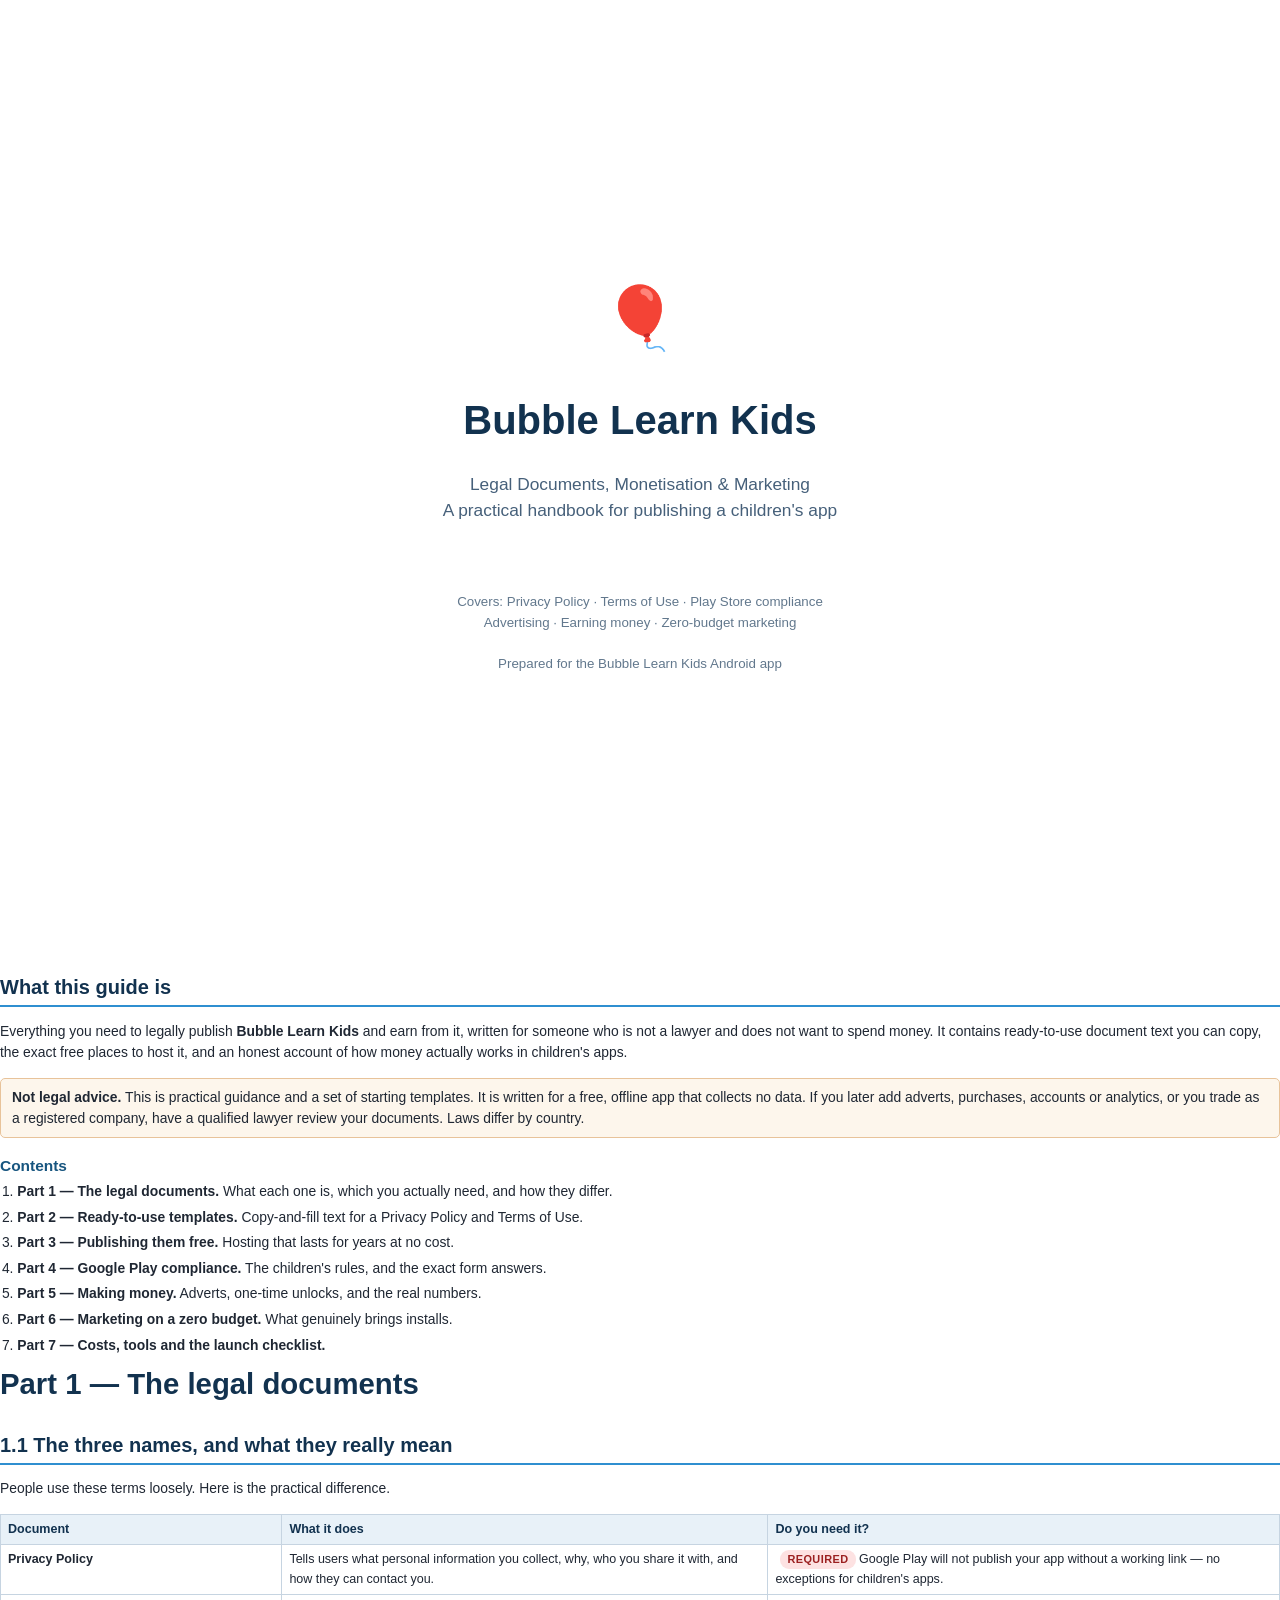
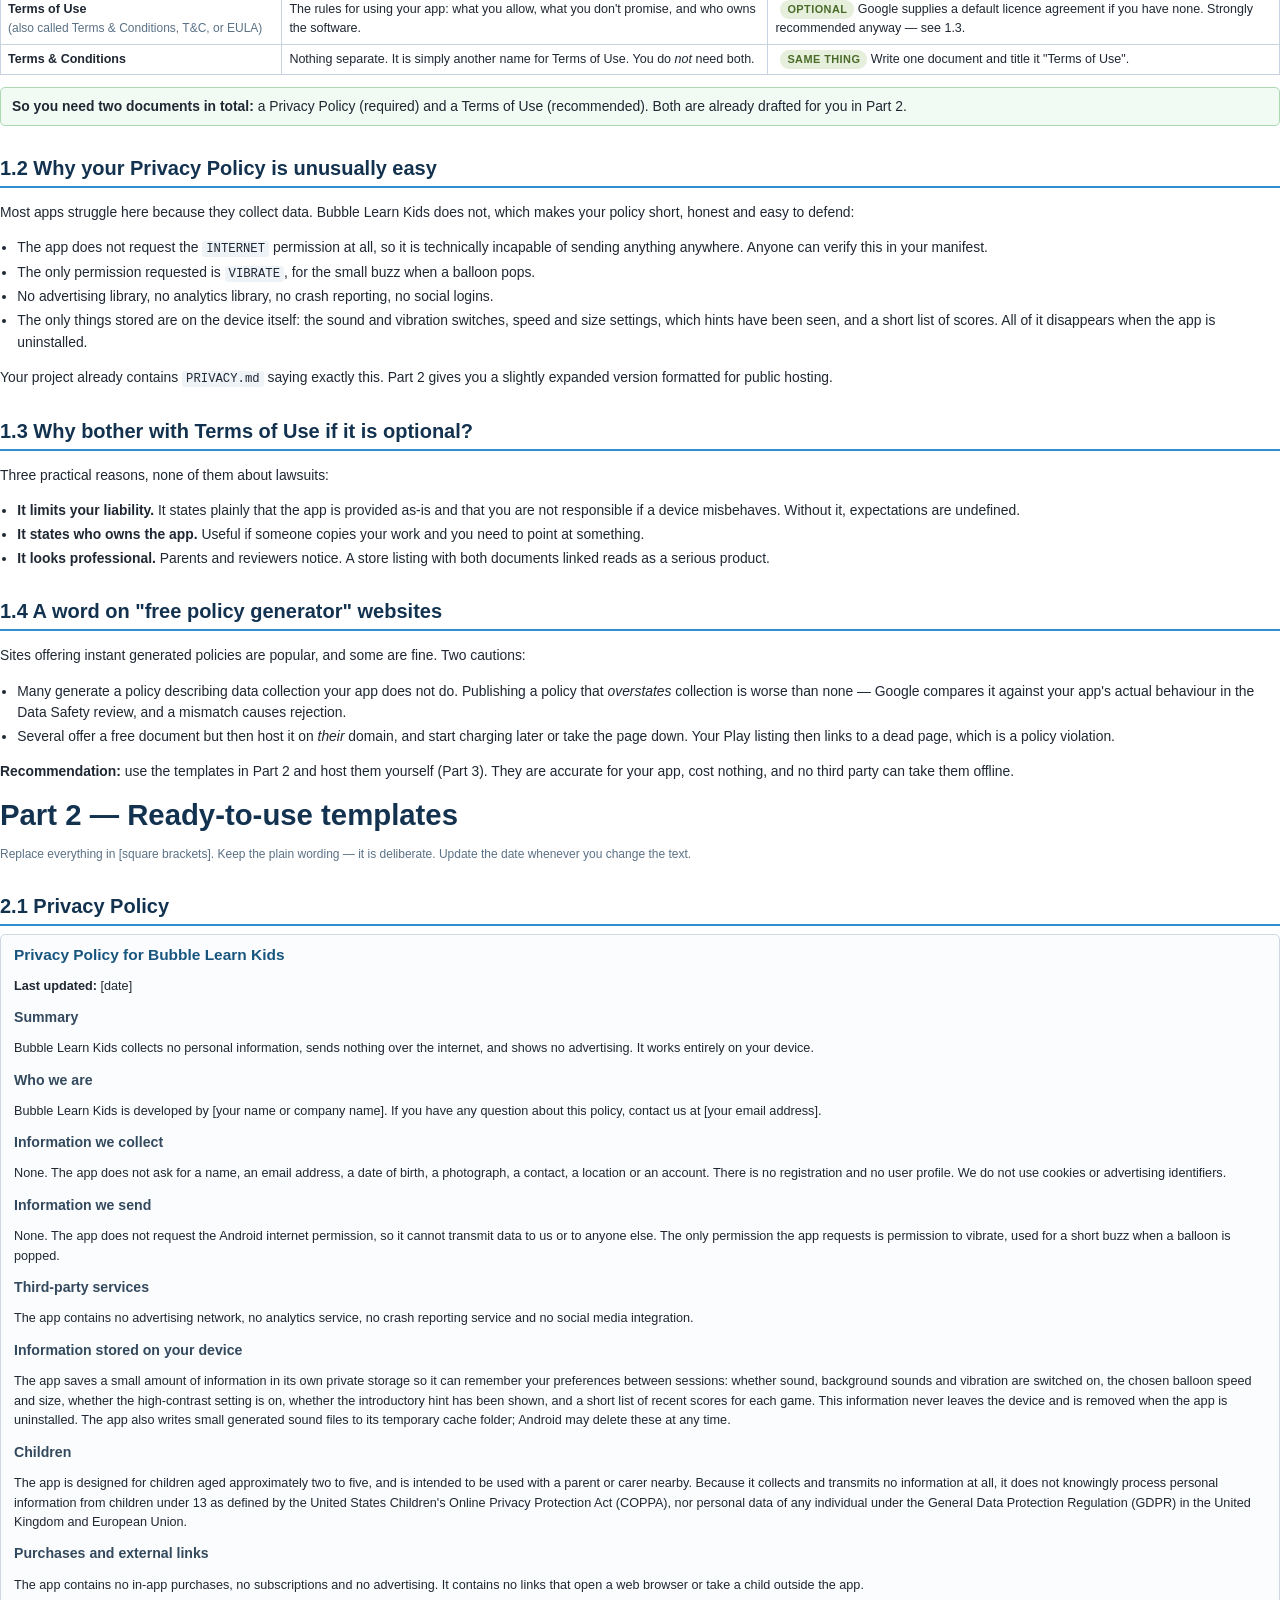
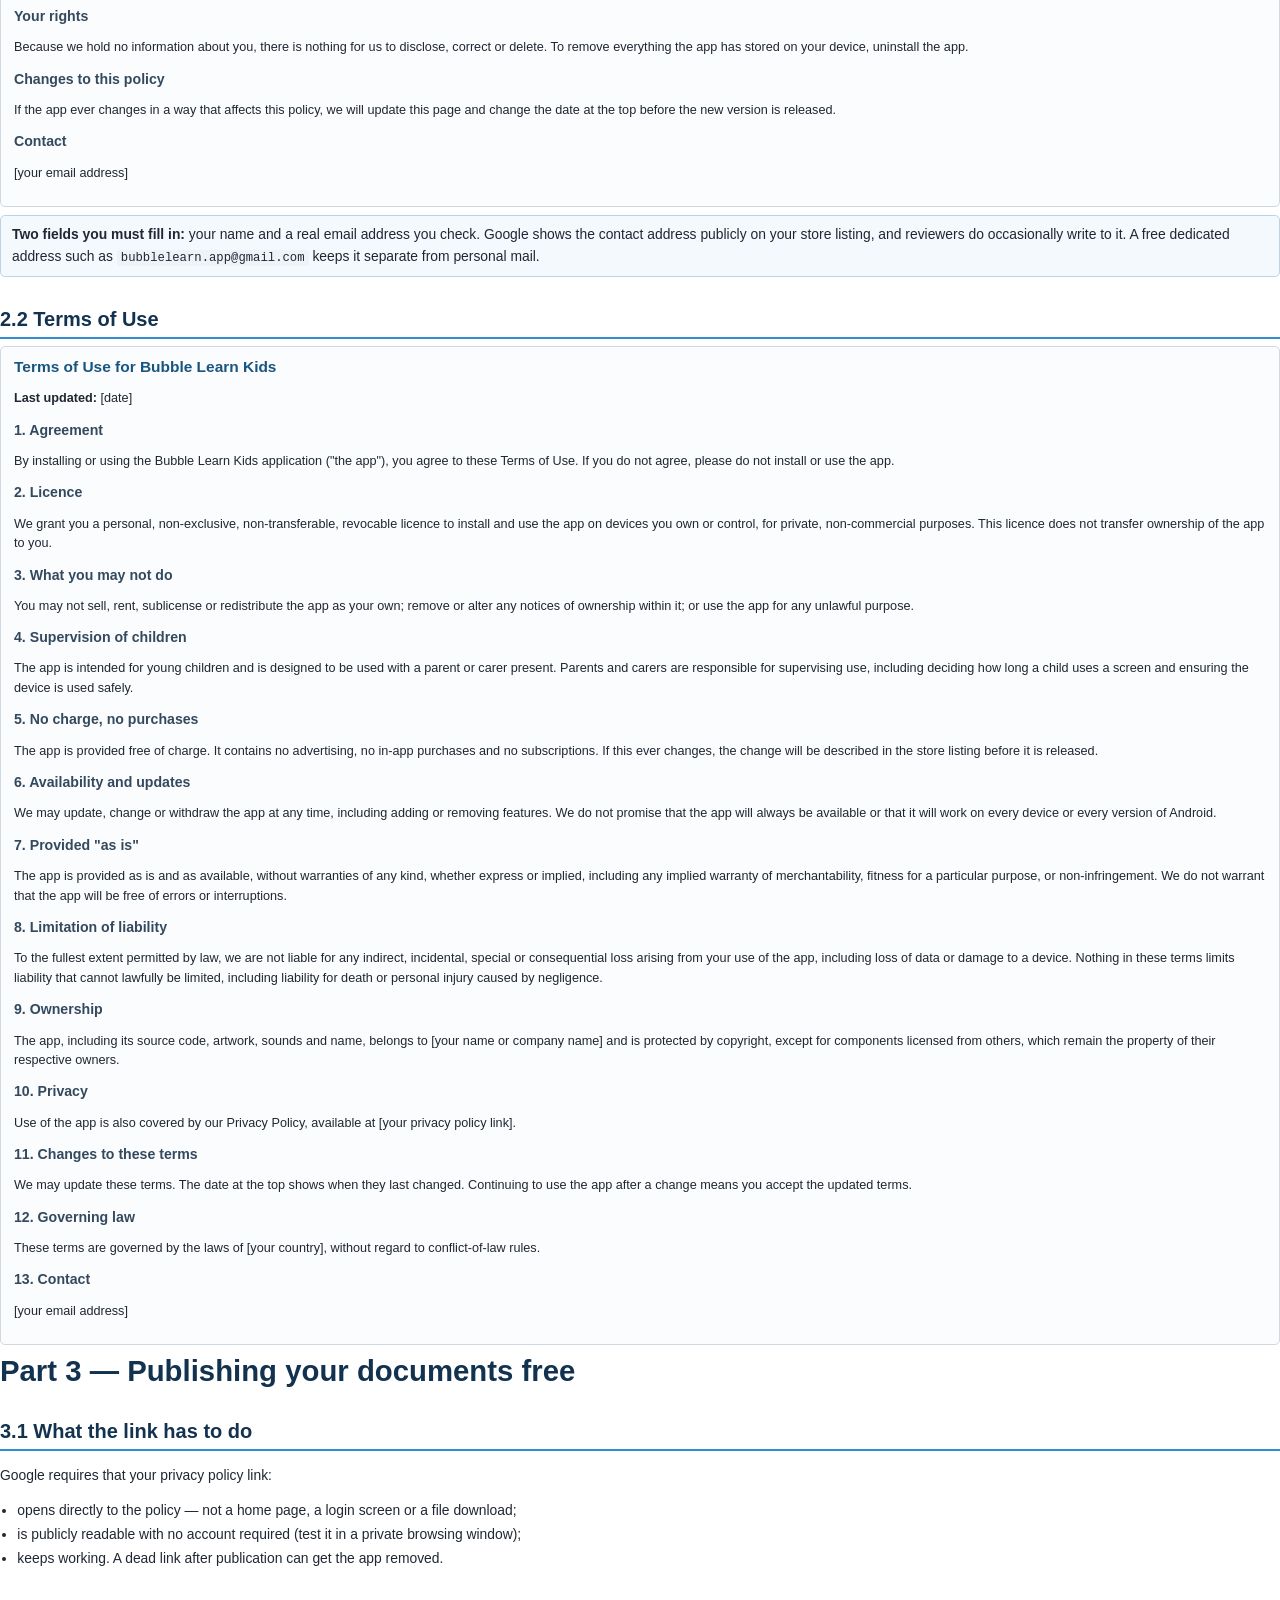
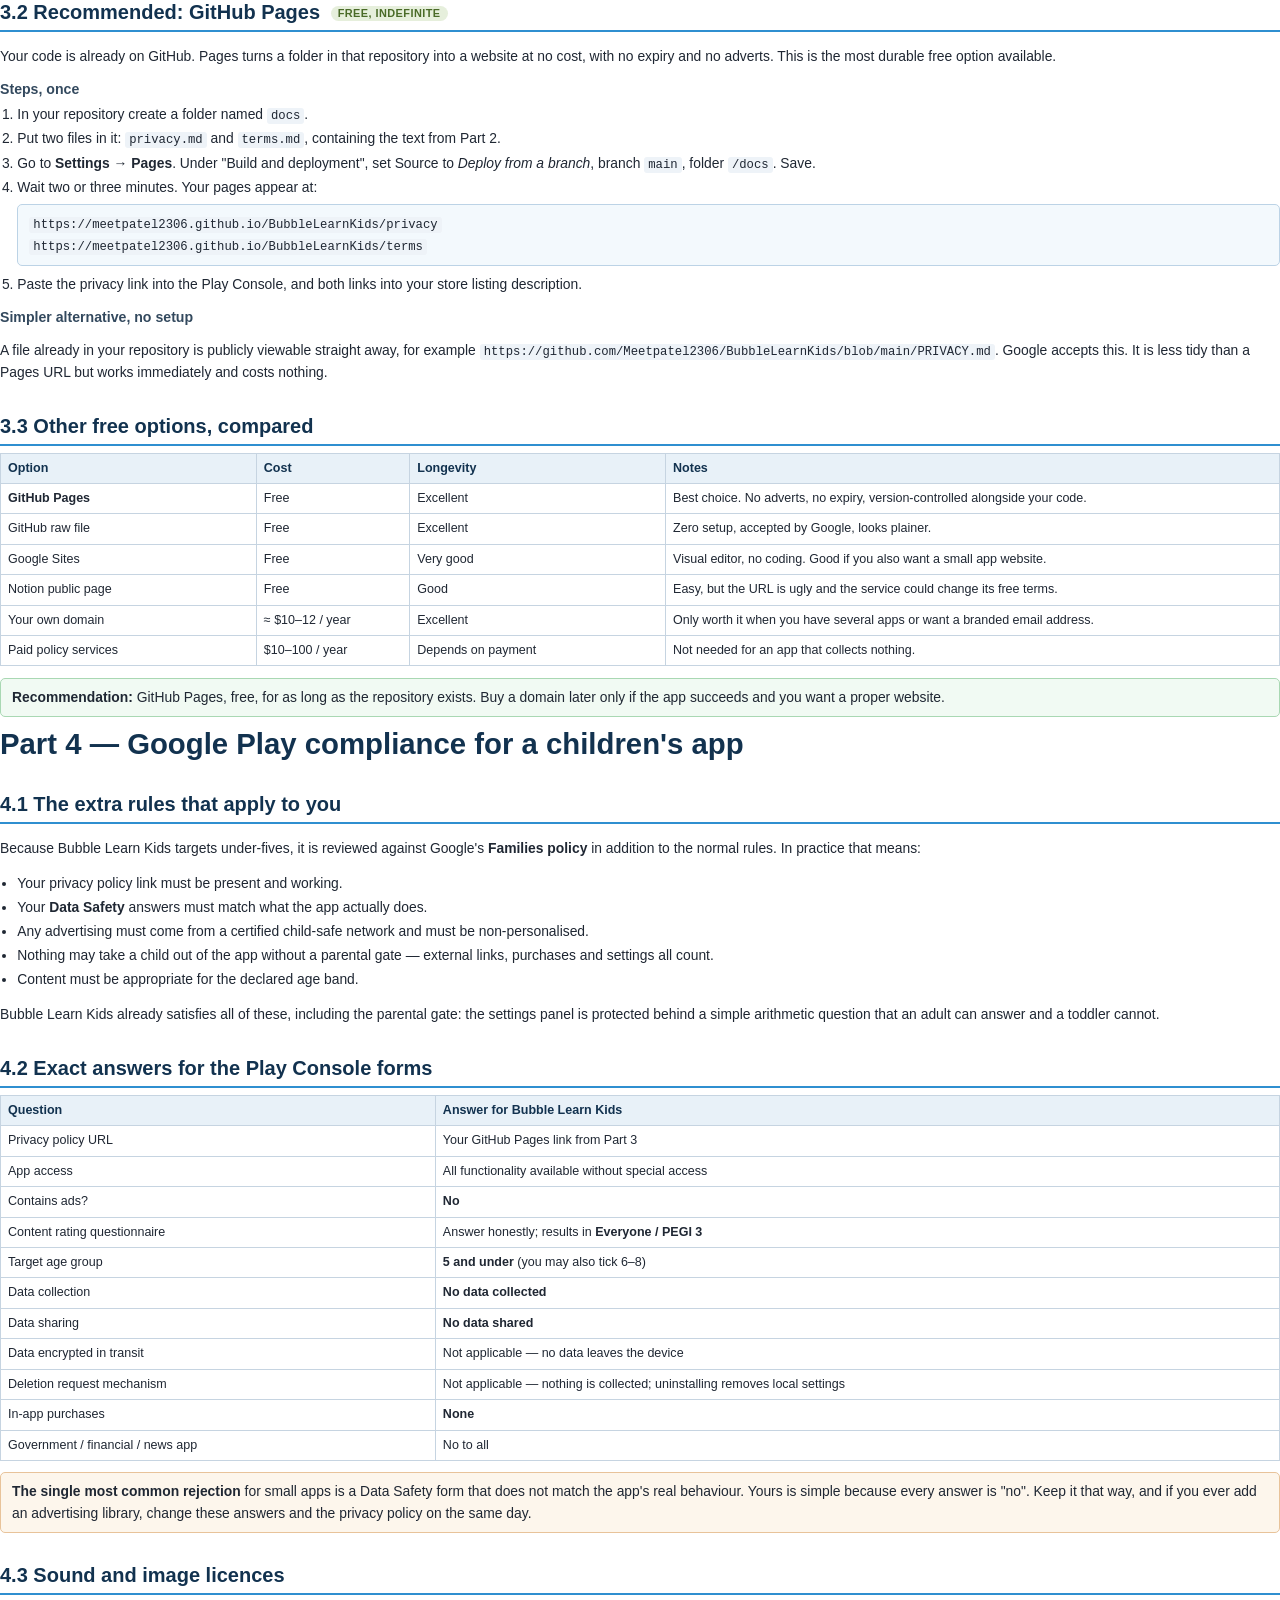
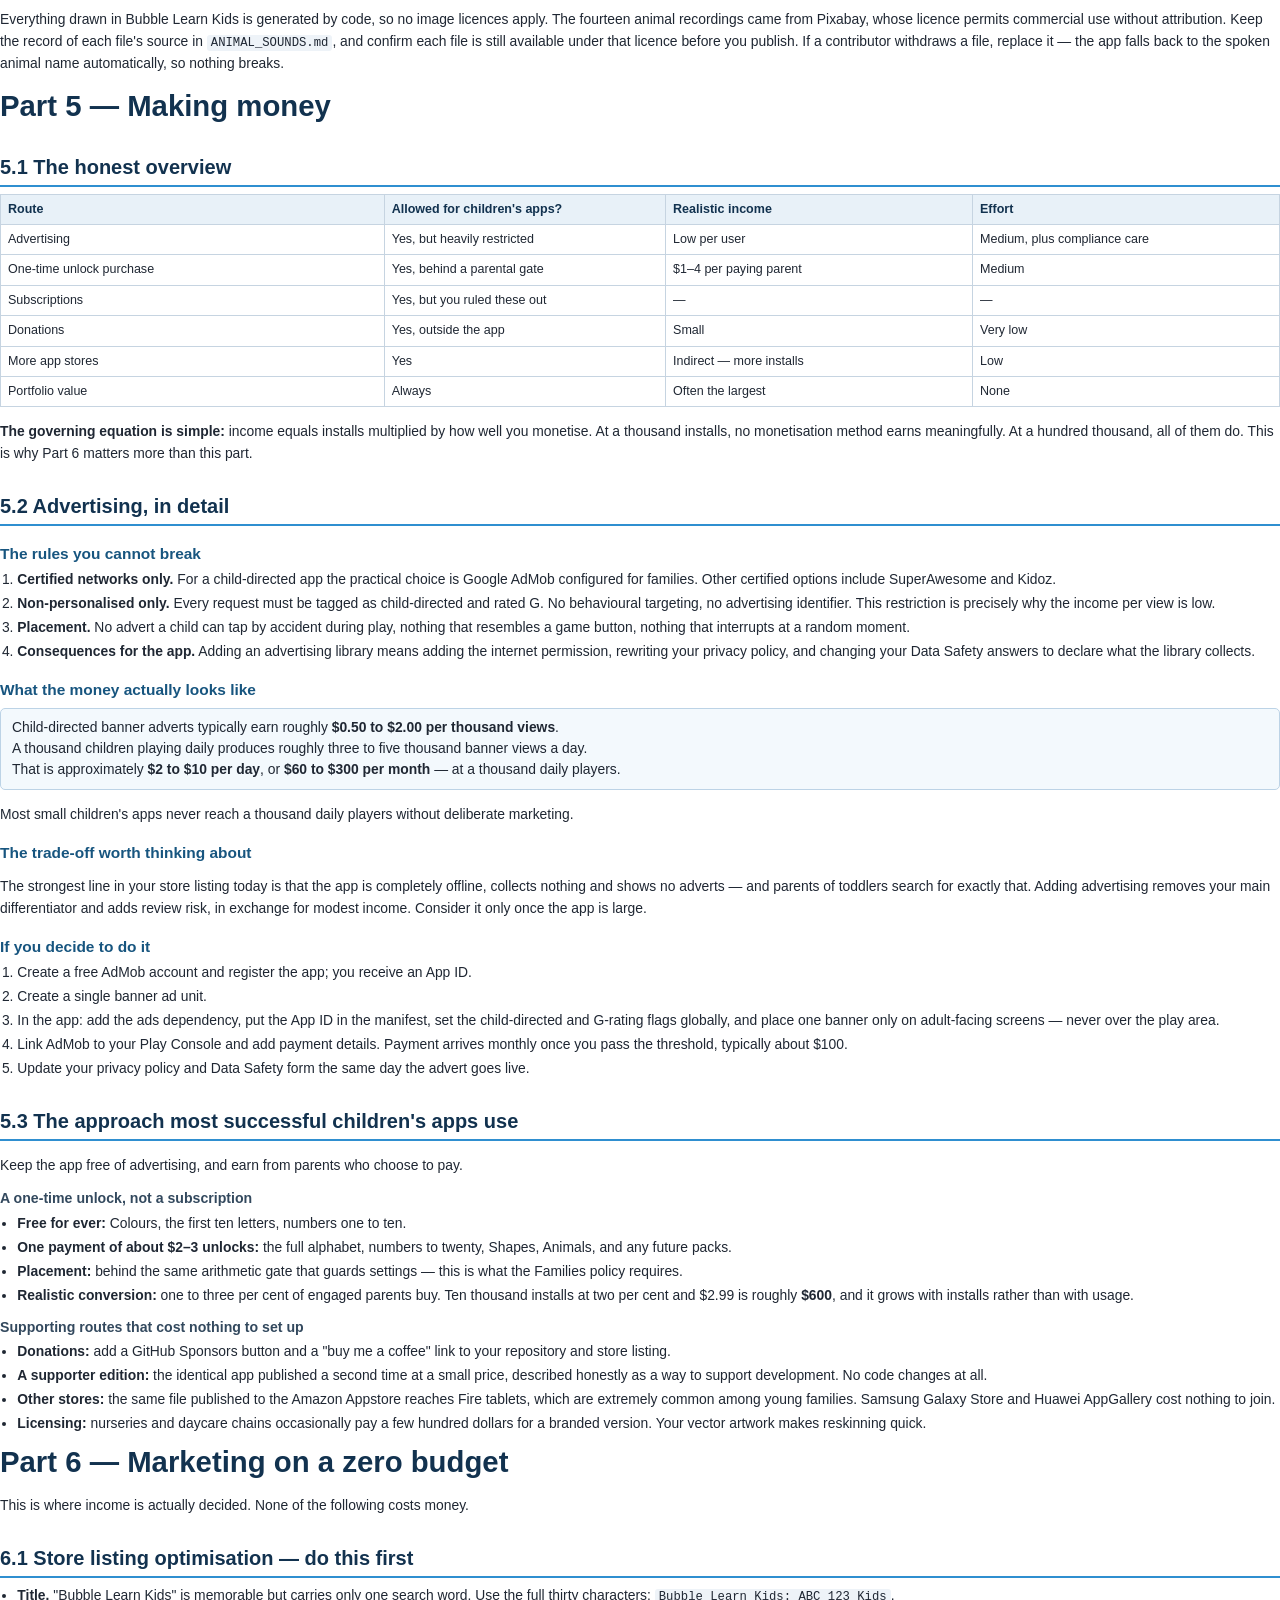
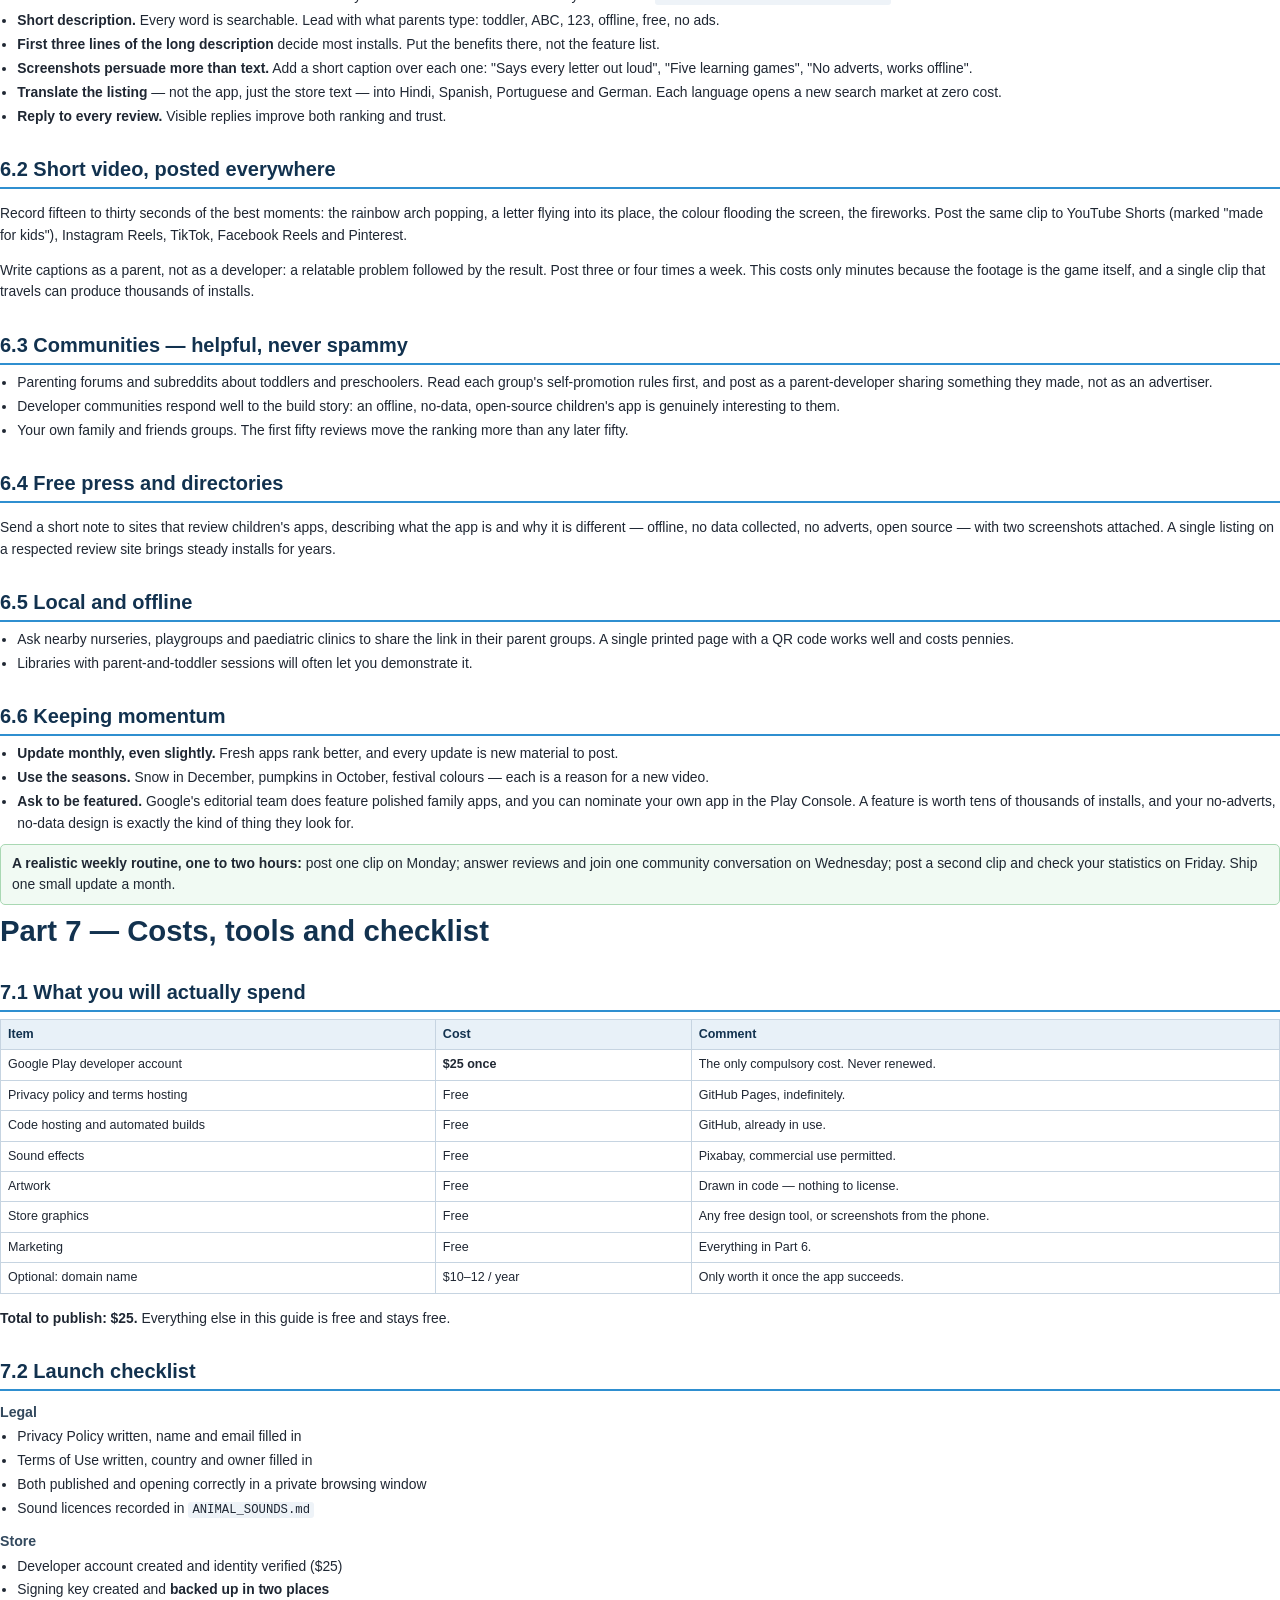
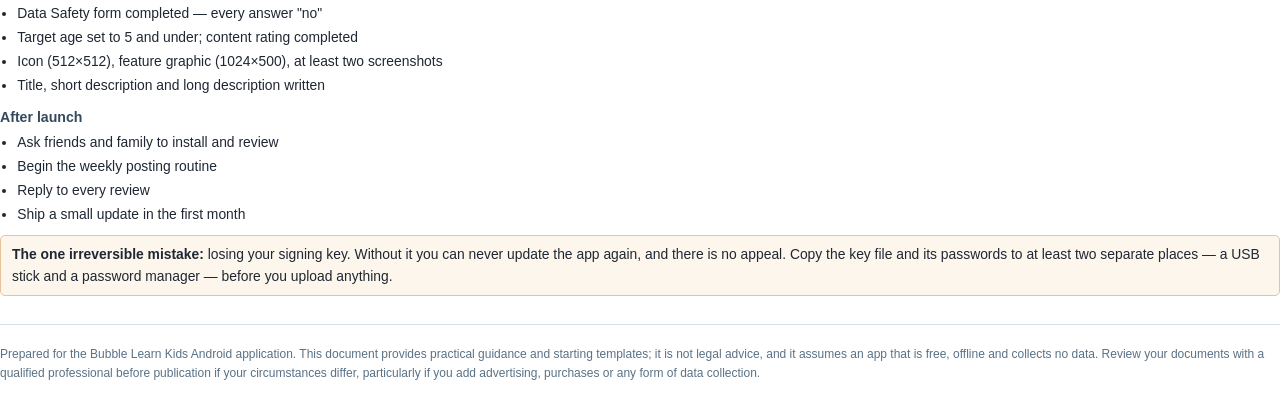
<file: guide/BubbleLearn-Legal-and-Money-Guide.html>
﻿<!doctype html>
<html lang="en">
<head>
<meta charset="utf-8">
<title>Bubble Learn Kids — Legal &amp; Money Guide</title>
<style>
  @page { size: A4; margin: 18mm 16mm 16mm 16mm; }
  * { box-sizing: border-box; }
  body {
    font-family: "Segoe UI", Calibri, Arial, sans-serif;
    font-size: 10.4pt; line-height: 1.55; color: #1f2733; margin: 0;
  }
  h1, h2, h3, h4 { color: #12324f; margin: 0 0 .35em; line-height: 1.25; }
  h1 { font-size: 22pt; }
  h2 {
    font-size: 15pt; margin-top: 1.5em; padding-bottom: .25em;
    border-bottom: 2.5px solid #2f8fd0; page-break-after: avoid;
  }
  h3 { font-size: 11.6pt; margin-top: 1.15em; color: #17557f; page-break-after: avoid; }
  h4 { font-size: 10.6pt; margin-top: .9em; color: #33495e; page-break-after: avoid; }
  p, li { orphans: 3; widows: 3; }
  ul, ol { margin: .35em 0 .7em; padding-left: 1.25em; }
  li { margin: .18em 0; }
  code {
    font-family: Consolas, "Courier New", monospace; font-size: 9.2pt;
    background: #eef3f8; padding: 1px 4px; border-radius: 3px;
  }
  table { width: 100%; border-collapse: collapse; margin: .55em 0 .9em; font-size: 9.4pt; }
  th, td { border: 1px solid #c6d4e1; padding: 5px 7px; text-align: left; vertical-align: top; }
  th { background: #e8f1f8; color: #12324f; font-weight: 600; }
  tr { page-break-inside: avoid; }
  .cover {
    height: 250mm; display: flex; flex-direction: column;
    justify-content: center; align-items: center; text-align: center;
    page-break-after: always;
  }
  .cover .badge { font-size: 46pt; margin-bottom: 8mm; }
  .cover h1 { font-size: 30pt; border: 0; }
  .cover .sub { font-size: 13pt; color: #46607a; margin-top: 3mm; }
  .cover .meta { margin-top: 18mm; font-size: 10pt; color: #62788d; }
  .box {
    border: 1px solid #bcd3e6; background: #f3f9fd;
    border-radius: 5px; padding: 8px 11px; margin: .6em 0; page-break-inside: avoid;
  }
  .warn { border-color: #e8c39a; background: #fdf6ec; }
  .good { border-color: #a9d8b3; background: #f1faf3; }
  .doc {
    border: 1px solid #cfd8e0; background: #fbfcfd; border-radius: 5px;
    padding: 10px 13px; margin: .6em 0; font-size: 9.5pt;
  }
  .doc h4 { margin-top: .75em; }
  .doc p:first-child { margin-top: 0; }
  .page-break { page-break-before: always; }
  .toc li { margin: .3em 0; }
  .small { font-size: 9pt; color: #5a7186; }
  .tag {
    display: inline-block; font-size: 8.2pt; font-weight: 700; letter-spacing: .04em;
    padding: 1px 7px; border-radius: 9px; vertical-align: middle; margin-left: 5px;
  }
  .req { background: #fde2e2; color: #9b2020; }
  .opt { background: #e6efdc; color: #4a6b28; }
  footer.note { margin-top: 2em; padding-top: .6em; border-top: 1px solid #d6e0ea; }
</style>
</head>
<body>

<div class="cover">
  <div class="badge">🎈</div>
  <h1>Bubble Learn Kids</h1>
  <div class="sub">Legal Documents, Monetisation &amp; Marketing<br>A practical handbook for publishing a children's app</div>
  <div class="meta">
    Covers: Privacy Policy · Terms of Use · Play Store compliance<br>
    Advertising · Earning money · Zero-budget marketing<br><br>
    Prepared for the Bubble Learn Kids Android app
  </div>
</div>

<h2>What this guide is</h2>
<p>
  Everything you need to legally publish <strong>Bubble Learn Kids</strong> and earn from it,
  written for someone who is not a lawyer and does not want to spend money.
  It contains ready-to-use document text you can copy, the exact free places to host it,
  and an honest account of how money actually works in children's apps.
</p>

<div class="box warn">
  <strong>Not legal advice.</strong> This is practical guidance and a set of starting templates.
  It is written for a free, offline app that collects no data. If you later add adverts,
  purchases, accounts or analytics, or you trade as a registered company,
  have a qualified lawyer review your documents. Laws differ by country.
</div>

<h3>Contents</h3>
<ol class="toc">
  <li><strong>Part 1 — The legal documents.</strong> What each one is, which you actually need, and how they differ.</li>
  <li><strong>Part 2 — Ready-to-use templates.</strong> Copy-and-fill text for a Privacy Policy and Terms of Use.</li>
  <li><strong>Part 3 — Publishing them free.</strong> Hosting that lasts for years at no cost.</li>
  <li><strong>Part 4 — Google Play compliance.</strong> The children's rules, and the exact form answers.</li>
  <li><strong>Part 5 — Making money.</strong> Adverts, one-time unlocks, and the real numbers.</li>
  <li><strong>Part 6 — Marketing on a zero budget.</strong> What genuinely brings installs.</li>
  <li><strong>Part 7 — Costs, tools and the launch checklist.</strong></li>
</ol>

<div class="page-break"></div>
<h1>Part 1 — The legal documents</h1>

<h2>1.1 The three names, and what they really mean</h2>
<p>People use these terms loosely. Here is the practical difference.</p>

<table>
  <tr><th style="width:22%">Document</th><th style="width:38%">What it does</th><th>Do you need it?</th></tr>
  <tr>
    <td><strong>Privacy Policy</strong></td>
    <td>Tells users what personal information you collect, why, who you share it with, and how they can contact you.</td>
    <td><span class="tag req">REQUIRED</span> Google Play will not publish your app without a working link — no exceptions for children's apps.</td>
  </tr>
  <tr>
    <td><strong>Terms of Use</strong><br><span class="small">(also called Terms &amp; Conditions, T&amp;C, or EULA)</span></td>
    <td>The rules for using your app: what you allow, what you don't promise, and who owns the software.</td>
    <td><span class="tag opt">OPTIONAL</span> Google supplies a default licence agreement if you have none. Strongly recommended anyway — see 1.3.</td>
  </tr>
  <tr>
    <td><strong>Terms &amp; Conditions</strong></td>
    <td>Nothing separate. It is simply another name for Terms of Use. You do <em>not</em> need both.</td>
    <td><span class="tag opt">SAME THING</span> Write one document and title it "Terms of Use".</td>
  </tr>
</table>

<div class="box good">
  <strong>So you need two documents in total:</strong> a Privacy Policy (required) and a Terms of Use (recommended).
  Both are already drafted for you in Part 2.
</div>

<h2>1.2 Why your Privacy Policy is unusually easy</h2>
<p>
  Most apps struggle here because they collect data. Bubble Learn Kids does not, which makes your policy
  short, honest and easy to defend:
</p>
<ul>
  <li>The app does not request the <code>INTERNET</code> permission at all, so it is technically incapable of sending anything anywhere. Anyone can verify this in your manifest.</li>
  <li>The only permission requested is <code>VIBRATE</code>, for the small buzz when a balloon pops.</li>
  <li>No advertising library, no analytics library, no crash reporting, no social logins.</li>
  <li>The only things stored are on the device itself: the sound and vibration switches, speed and size settings, which hints have been seen, and a short list of scores. All of it disappears when the app is uninstalled.</li>
</ul>
<p>
  Your project already contains <code>PRIVACY.md</code> saying exactly this. Part 2 gives you a
  slightly expanded version formatted for public hosting.
</p>

<h2>1.3 Why bother with Terms of Use if it is optional?</h2>
<p>Three practical reasons, none of them about lawsuits:</p>
<ul>
  <li><strong>It limits your liability.</strong> It states plainly that the app is provided as-is and that you are not responsible if a device misbehaves. Without it, expectations are undefined.</li>
  <li><strong>It states who owns the app.</strong> Useful if someone copies your work and you need to point at something.</li>
  <li><strong>It looks professional.</strong> Parents and reviewers notice. A store listing with both documents linked reads as a serious product.</li>
</ul>

<h2>1.4 A word on "free policy generator" websites</h2>
<p>
  Sites offering instant generated policies are popular, and some are fine. Two cautions:
</p>
<ul>
  <li>Many generate a policy describing data collection your app does not do. Publishing a policy that
      <em>overstates</em> collection is worse than none — Google compares it against your app's actual
      behaviour in the Data Safety review, and a mismatch causes rejection.</li>
  <li>Several offer a free document but then host it on <em>their</em> domain, and start charging later
      or take the page down. Your Play listing then links to a dead page, which is a policy violation.</li>
</ul>
<p><strong>Recommendation:</strong> use the templates in Part 2 and host them yourself (Part 3). They are accurate for your app, cost nothing, and no third party can take them offline.</p>

<div class="page-break"></div>
<h1>Part 2 — Ready-to-use templates</h1>
<p class="small">
  Replace everything in [square brackets]. Keep the plain wording — it is deliberate. Update the date
  whenever you change the text.
</p>

<h2>2.1 Privacy Policy</h2>
<div class="doc">
  <h3 style="margin-top:0">Privacy Policy for Bubble Learn Kids</h3>
  <p><strong>Last updated:</strong> [date]</p>

  <h4>Summary</h4>
  <p>Bubble Learn Kids collects no personal information, sends nothing over the internet, and shows no advertising. It works entirely on your device.</p>

  <h4>Who we are</h4>
  <p>Bubble Learn Kids is developed by [your name or company name]. If you have any question about this policy, contact us at [your email address].</p>

  <h4>Information we collect</h4>
  <p>None. The app does not ask for a name, an email address, a date of birth, a photograph, a contact, a location or an account. There is no registration and no user profile. We do not use cookies or advertising identifiers.</p>

  <h4>Information we send</h4>
  <p>None. The app does not request the Android internet permission, so it cannot transmit data to us or to anyone else. The only permission the app requests is permission to vibrate, used for a short buzz when a balloon is popped.</p>

  <h4>Third-party services</h4>
  <p>The app contains no advertising network, no analytics service, no crash reporting service and no social media integration.</p>

  <h4>Information stored on your device</h4>
  <p>The app saves a small amount of information in its own private storage so it can remember your preferences between sessions: whether sound, background sounds and vibration are switched on, the chosen balloon speed and size, whether the high-contrast setting is on, whether the introductory hint has been shown, and a short list of recent scores for each game. This information never leaves the device and is removed when the app is uninstalled. The app also writes small generated sound files to its temporary cache folder; Android may delete these at any time.</p>

  <h4>Children</h4>
  <p>The app is designed for children aged approximately two to five, and is intended to be used with a parent or carer nearby. Because it collects and transmits no information at all, it does not knowingly process personal information from children under 13 as defined by the United States Children's Online Privacy Protection Act (COPPA), nor personal data of any individual under the General Data Protection Regulation (GDPR) in the United Kingdom and European Union.</p>

  <h4>Purchases and external links</h4>
  <p>The app contains no in-app purchases, no subscriptions and no advertising. It contains no links that open a web browser or take a child outside the app.</p>

  <h4>Your rights</h4>
  <p>Because we hold no information about you, there is nothing for us to disclose, correct or delete. To remove everything the app has stored on your device, uninstall the app.</p>

  <h4>Changes to this policy</h4>
  <p>If the app ever changes in a way that affects this policy, we will update this page and change the date at the top before the new version is released.</p>

  <h4>Contact</h4>
  <p>[your email address]</p>
</div>

<div class="box">
  <strong>Two fields you must fill in:</strong> your name and a real email address you check.
  Google shows the contact address publicly on your store listing, and reviewers do occasionally write to it.
  A free dedicated address such as <code>bubblelearn.app@gmail.com</code> keeps it separate from personal mail.
</div>

<div class="page-break"></div>
<h2>2.2 Terms of Use</h2>
<div class="doc">
  <h3 style="margin-top:0">Terms of Use for Bubble Learn Kids</h3>
  <p><strong>Last updated:</strong> [date]</p>

  <h4>1. Agreement</h4>
  <p>By installing or using the Bubble Learn Kids application ("the app"), you agree to these Terms of Use. If you do not agree, please do not install or use the app.</p>

  <h4>2. Licence</h4>
  <p>We grant you a personal, non-exclusive, non-transferable, revocable licence to install and use the app on devices you own or control, for private, non-commercial purposes. This licence does not transfer ownership of the app to you.</p>

  <h4>3. What you may not do</h4>
  <p>You may not sell, rent, sublicense or redistribute the app as your own; remove or alter any notices of ownership within it; or use the app for any unlawful purpose.</p>

  <h4>4. Supervision of children</h4>
  <p>The app is intended for young children and is designed to be used with a parent or carer present. Parents and carers are responsible for supervising use, including deciding how long a child uses a screen and ensuring the device is used safely.</p>

  <h4>5. No charge, no purchases</h4>
  <p>The app is provided free of charge. It contains no advertising, no in-app purchases and no subscriptions. If this ever changes, the change will be described in the store listing before it is released.</p>

  <h4>6. Availability and updates</h4>
  <p>We may update, change or withdraw the app at any time, including adding or removing features. We do not promise that the app will always be available or that it will work on every device or every version of Android.</p>

  <h4>7. Provided "as is"</h4>
  <p>The app is provided as is and as available, without warranties of any kind, whether express or implied, including any implied warranty of merchantability, fitness for a particular purpose, or non-infringement. We do not warrant that the app will be free of errors or interruptions.</p>

  <h4>8. Limitation of liability</h4>
  <p>To the fullest extent permitted by law, we are not liable for any indirect, incidental, special or consequential loss arising from your use of the app, including loss of data or damage to a device. Nothing in these terms limits liability that cannot lawfully be limited, including liability for death or personal injury caused by negligence.</p>

  <h4>9. Ownership</h4>
  <p>The app, including its source code, artwork, sounds and name, belongs to [your name or company name] and is protected by copyright, except for components licensed from others, which remain the property of their respective owners.</p>

  <h4>10. Privacy</h4>
  <p>Use of the app is also covered by our Privacy Policy, available at [your privacy policy link].</p>

  <h4>11. Changes to these terms</h4>
  <p>We may update these terms. The date at the top shows when they last changed. Continuing to use the app after a change means you accept the updated terms.</p>

  <h4>12. Governing law</h4>
  <p>These terms are governed by the laws of [your country], without regard to conflict-of-law rules.</p>

  <h4>13. Contact</h4>
  <p>[your email address]</p>
</div>

<div class="page-break"></div>
<h1>Part 3 — Publishing your documents free</h1>

<h2>3.1 What the link has to do</h2>
<p>Google requires that your privacy policy link:</p>
<ul>
  <li>opens directly to the policy — not a home page, a login screen or a file download;</li>
  <li>is publicly readable with no account required (test it in a private browsing window);</li>
  <li>keeps working. A dead link after publication can get the app removed.</li>
</ul>

<h2>3.2 Recommended: GitHub Pages <span class="tag opt">FREE, INDEFINITE</span></h2>
<p>
  Your code is already on GitHub. Pages turns a folder in that repository into a website at no cost,
  with no expiry and no adverts. This is the most durable free option available.
</p>
<h4>Steps, once</h4>
<ol>
  <li>In your repository create a folder named <code>docs</code>.</li>
  <li>Put two files in it: <code>privacy.md</code> and <code>terms.md</code>, containing the text from Part 2.</li>
  <li>Go to <strong>Settings → Pages</strong>. Under "Build and deployment", set Source to <em>Deploy from a branch</em>, branch <code>main</code>, folder <code>/docs</code>. Save.</li>
  <li>Wait two or three minutes. Your pages appear at:
    <div class="box" style="margin-top:.4em">
      <code>https://meetpatel2306.github.io/BubbleLearnKids/privacy</code><br>
      <code>https://meetpatel2306.github.io/BubbleLearnKids/terms</code>
    </div>
  </li>
  <li>Paste the privacy link into the Play Console, and both links into your store listing description.</li>
</ol>

<h4>Simpler alternative, no setup</h4>
<p>
  A file already in your repository is publicly viewable straight away, for example
  <code>https://github.com/Meetpatel2306/BubbleLearnKids/blob/main/PRIVACY.md</code>.
  Google accepts this. It is less tidy than a Pages URL but works immediately and costs nothing.
</p>

<h2>3.3 Other free options, compared</h2>
<table>
  <tr><th style="width:20%">Option</th><th style="width:12%">Cost</th><th style="width:20%">Longevity</th><th>Notes</th></tr>
  <tr><td><strong>GitHub Pages</strong></td><td>Free</td><td>Excellent</td><td>Best choice. No adverts, no expiry, version-controlled alongside your code.</td></tr>
  <tr><td>GitHub raw file</td><td>Free</td><td>Excellent</td><td>Zero setup, accepted by Google, looks plainer.</td></tr>
  <tr><td>Google Sites</td><td>Free</td><td>Very good</td><td>Visual editor, no coding. Good if you also want a small app website.</td></tr>
  <tr><td>Notion public page</td><td>Free</td><td>Good</td><td>Easy, but the URL is ugly and the service could change its free terms.</td></tr>
  <tr><td>Your own domain</td><td>≈ $10–12 / year</td><td>Excellent</td><td>Only worth it when you have several apps or want a branded email address.</td></tr>
  <tr><td>Paid policy services</td><td>$10–100 / year</td><td>Depends on payment</td><td>Not needed for an app that collects nothing.</td></tr>
</table>

<div class="box good">
  <strong>Recommendation:</strong> GitHub Pages, free, for as long as the repository exists.
  Buy a domain later only if the app succeeds and you want a proper website.
</div>

<div class="page-break"></div>
<h1>Part 4 — Google Play compliance for a children's app</h1>

<h2>4.1 The extra rules that apply to you</h2>
<p>
  Because Bubble Learn Kids targets under-fives, it is reviewed against Google's <strong>Families policy</strong>
  in addition to the normal rules. In practice that means:
</p>
<ul>
  <li>Your privacy policy link must be present and working.</li>
  <li>Your <strong>Data Safety</strong> answers must match what the app actually does.</li>
  <li>Any advertising must come from a certified child-safe network and must be non-personalised.</li>
  <li>Nothing may take a child out of the app without a parental gate — external links, purchases and settings all count.</li>
  <li>Content must be appropriate for the declared age band.</li>
</ul>
<p>Bubble Learn Kids already satisfies all of these, including the parental gate: the settings panel is protected behind a simple arithmetic question that an adult can answer and a toddler cannot.</p>

<h2>4.2 Exact answers for the Play Console forms</h2>
<table>
  <tr><th style="width:34%">Question</th><th>Answer for Bubble Learn Kids</th></tr>
  <tr><td>Privacy policy URL</td><td>Your GitHub Pages link from Part 3</td></tr>
  <tr><td>App access</td><td>All functionality available without special access</td></tr>
  <tr><td>Contains ads?</td><td><strong>No</strong></td></tr>
  <tr><td>Content rating questionnaire</td><td>Answer honestly; results in <strong>Everyone / PEGI 3</strong></td></tr>
  <tr><td>Target age group</td><td><strong>5 and under</strong> (you may also tick 6–8)</td></tr>
  <tr><td>Data collection</td><td><strong>No data collected</strong></td></tr>
  <tr><td>Data sharing</td><td><strong>No data shared</strong></td></tr>
  <tr><td>Data encrypted in transit</td><td>Not applicable — no data leaves the device</td></tr>
  <tr><td>Deletion request mechanism</td><td>Not applicable — nothing is collected; uninstalling removes local settings</td></tr>
  <tr><td>In-app purchases</td><td><strong>None</strong></td></tr>
  <tr><td>Government / financial / news app</td><td>No to all</td></tr>
</table>

<div class="box warn">
  <strong>The single most common rejection</strong> for small apps is a Data Safety form that does not match
  the app's real behaviour. Yours is simple because every answer is "no". Keep it that way, and if you ever
  add an advertising library, change these answers and the privacy policy on the same day.
</div>

<h2>4.3 Sound and image licences</h2>
<p>
  Everything drawn in Bubble Learn Kids is generated by code, so no image licences apply. The fourteen animal
  recordings came from Pixabay, whose licence permits commercial use without attribution. Keep the record of
  each file's source in <code>ANIMAL_SOUNDS.md</code>, and confirm each file is still available under that
  licence before you publish. If a contributor withdraws a file, replace it — the app falls back to the
  spoken animal name automatically, so nothing breaks.
</p>

<div class="page-break"></div>
<h1>Part 5 — Making money</h1>

<h2>5.1 The honest overview</h2>
<table>
  <tr><th style="width:30%">Route</th><th style="width:22%">Allowed for children's apps?</th><th style="width:24%">Realistic income</th><th>Effort</th></tr>
  <tr><td>Advertising</td><td>Yes, but heavily restricted</td><td>Low per user</td><td>Medium, plus compliance care</td></tr>
  <tr><td>One-time unlock purchase</td><td>Yes, behind a parental gate</td><td>$1–4 per paying parent</td><td>Medium</td></tr>
  <tr><td>Subscriptions</td><td>Yes, but you ruled these out</td><td>—</td><td>—</td></tr>
  <tr><td>Donations</td><td>Yes, outside the app</td><td>Small</td><td>Very low</td></tr>
  <tr><td>More app stores</td><td>Yes</td><td>Indirect — more installs</td><td>Low</td></tr>
  <tr><td>Portfolio value</td><td>Always</td><td>Often the largest</td><td>None</td></tr>
</table>
<p>
  <strong>The governing equation is simple:</strong> income equals installs multiplied by how well you monetise.
  At a thousand installs, no monetisation method earns meaningfully. At a hundred thousand, all of them do.
  This is why Part 6 matters more than this part.
</p>

<h2>5.2 Advertising, in detail</h2>
<h3>The rules you cannot break</h3>
<ol>
  <li><strong>Certified networks only.</strong> For a child-directed app the practical choice is Google AdMob configured for families. Other certified options include SuperAwesome and Kidoz.</li>
  <li><strong>Non-personalised only.</strong> Every request must be tagged as child-directed and rated G. No behavioural targeting, no advertising identifier. This restriction is precisely why the income per view is low.</li>
  <li><strong>Placement.</strong> No advert a child can tap by accident during play, nothing that resembles a game button, nothing that interrupts at a random moment.</li>
  <li><strong>Consequences for the app.</strong> Adding an advertising library means adding the internet permission, rewriting your privacy policy, and changing your Data Safety answers to declare what the library collects.</li>
</ol>

<h3>What the money actually looks like</h3>
<div class="box">
  Child-directed banner adverts typically earn roughly <strong>$0.50 to $2.00 per thousand views</strong>.<br>
  A thousand children playing daily produces roughly three to five thousand banner views a day.<br>
  That is approximately <strong>$2 to $10 per day</strong>, or <strong>$60 to $300 per month</strong> — at a thousand daily players.
</div>
<p>Most small children's apps never reach a thousand daily players without deliberate marketing.</p>

<h3>The trade-off worth thinking about</h3>
<p>
  The strongest line in your store listing today is that the app is completely offline, collects nothing and
  shows no adverts — and parents of toddlers search for exactly that. Adding advertising removes your main
  differentiator and adds review risk, in exchange for modest income. Consider it only once the app is large.
</p>

<h3>If you decide to do it</h3>
<ol>
  <li>Create a free AdMob account and register the app; you receive an App ID.</li>
  <li>Create a single banner ad unit.</li>
  <li>In the app: add the ads dependency, put the App ID in the manifest, set the child-directed and G-rating flags globally, and place one banner only on adult-facing screens — never over the play area.</li>
  <li>Link AdMob to your Play Console and add payment details. Payment arrives monthly once you pass the threshold, typically about $100.</li>
  <li>Update your privacy policy and Data Safety form the same day the advert goes live.</li>
</ol>

<h2>5.3 The approach most successful children's apps use</h2>
<p>Keep the app free of advertising, and earn from parents who choose to pay.</p>
<h4>A one-time unlock, not a subscription</h4>
<ul>
  <li><strong>Free for ever:</strong> Colours, the first ten letters, numbers one to ten.</li>
  <li><strong>One payment of about $2–3 unlocks:</strong> the full alphabet, numbers to twenty, Shapes, Animals, and any future packs.</li>
  <li><strong>Placement:</strong> behind the same arithmetic gate that guards settings — this is what the Families policy requires.</li>
  <li><strong>Realistic conversion:</strong> one to three per cent of engaged parents buy. Ten thousand installs at two per cent and $2.99 is roughly <strong>$600</strong>, and it grows with installs rather than with usage.</li>
</ul>
<h4>Supporting routes that cost nothing to set up</h4>
<ul>
  <li><strong>Donations:</strong> add a GitHub Sponsors button and a "buy me a coffee" link to your repository and store listing.</li>
  <li><strong>A supporter edition:</strong> the identical app published a second time at a small price, described honestly as a way to support development. No code changes at all.</li>
  <li><strong>Other stores:</strong> the same file published to the Amazon Appstore reaches Fire tablets, which are extremely common among young families. Samsung Galaxy Store and Huawei AppGallery cost nothing to join.</li>
  <li><strong>Licensing:</strong> nurseries and daycare chains occasionally pay a few hundred dollars for a branded version. Your vector artwork makes reskinning quick.</li>
</ul>

<div class="page-break"></div>
<h1>Part 6 — Marketing on a zero budget</h1>
<p>This is where income is actually decided. None of the following costs money.</p>

<h2>6.1 Store listing optimisation — do this first</h2>
<ul>
  <li><strong>Title.</strong> "Bubble Learn Kids" is memorable but carries only one search word. Use the full thirty characters: <code>Bubble Learn Kids: ABC 123 Kids</code>.</li>
  <li><strong>Short description.</strong> Every word is searchable. Lead with what parents type: toddler, ABC, 123, offline, free, no ads.</li>
  <li><strong>First three lines of the long description</strong> decide most installs. Put the benefits there, not the feature list.</li>
  <li><strong>Screenshots persuade more than text.</strong> Add a short caption over each one: "Says every letter out loud", "Five learning games", "No adverts, works offline".</li>
  <li><strong>Translate the listing</strong> — not the app, just the store text — into Hindi, Spanish, Portuguese and German. Each language opens a new search market at zero cost.</li>
  <li><strong>Reply to every review.</strong> Visible replies improve both ranking and trust.</li>
</ul>

<h2>6.2 Short video, posted everywhere</h2>
<p>
  Record fifteen to thirty seconds of the best moments: the rainbow arch popping, a letter flying into its
  place, the colour flooding the screen, the fireworks. Post the same clip to YouTube Shorts (marked "made
  for kids"), Instagram Reels, TikTok, Facebook Reels and Pinterest.
</p>
<p>
  Write captions as a parent, not as a developer: a relatable problem followed by the result. Post three or
  four times a week. This costs only minutes because the footage is the game itself, and a single clip that
  travels can produce thousands of installs.
</p>

<h2>6.3 Communities — helpful, never spammy</h2>
<ul>
  <li>Parenting forums and subreddits about toddlers and preschoolers. Read each group's self-promotion rules first, and post as a parent-developer sharing something they made, not as an advertiser.</li>
  <li>Developer communities respond well to the build story: an offline, no-data, open-source children's app is genuinely interesting to them.</li>
  <li>Your own family and friends groups. The first fifty reviews move the ranking more than any later fifty.</li>
</ul>

<h2>6.4 Free press and directories</h2>
<p>
  Send a short note to sites that review children's apps, describing what the app is and why it is different —
  offline, no data collected, no adverts, open source — with two screenshots attached. A single listing on a
  respected review site brings steady installs for years.
</p>

<h2>6.5 Local and offline</h2>
<ul>
  <li>Ask nearby nurseries, playgroups and paediatric clinics to share the link in their parent groups. A single printed page with a QR code works well and costs pennies.</li>
  <li>Libraries with parent-and-toddler sessions will often let you demonstrate it.</li>
</ul>

<h2>6.6 Keeping momentum</h2>
<ul>
  <li><strong>Update monthly, even slightly.</strong> Fresh apps rank better, and every update is new material to post.</li>
  <li><strong>Use the seasons.</strong> Snow in December, pumpkins in October, festival colours — each is a reason for a new video.</li>
  <li><strong>Ask to be featured.</strong> Google's editorial team does feature polished family apps, and you can nominate your own app in the Play Console. A feature is worth tens of thousands of installs, and your no-adverts, no-data design is exactly the kind of thing they look for.</li>
</ul>

<div class="box good">
  <strong>A realistic weekly routine, one to two hours:</strong> post one clip on Monday; answer reviews and
  join one community conversation on Wednesday; post a second clip and check your statistics on Friday.
  Ship one small update a month.
</div>

<div class="page-break"></div>
<h1>Part 7 — Costs, tools and checklist</h1>

<h2>7.1 What you will actually spend</h2>
<table>
  <tr><th style="width:34%">Item</th><th style="width:20%">Cost</th><th>Comment</th></tr>
  <tr><td>Google Play developer account</td><td><strong>$25 once</strong></td><td>The only compulsory cost. Never renewed.</td></tr>
  <tr><td>Privacy policy and terms hosting</td><td>Free</td><td>GitHub Pages, indefinitely.</td></tr>
  <tr><td>Code hosting and automated builds</td><td>Free</td><td>GitHub, already in use.</td></tr>
  <tr><td>Sound effects</td><td>Free</td><td>Pixabay, commercial use permitted.</td></tr>
  <tr><td>Artwork</td><td>Free</td><td>Drawn in code — nothing to license.</td></tr>
  <tr><td>Store graphics</td><td>Free</td><td>Any free design tool, or screenshots from the phone.</td></tr>
  <tr><td>Marketing</td><td>Free</td><td>Everything in Part 6.</td></tr>
  <tr><td>Optional: domain name</td><td>$10–12 / year</td><td>Only worth it once the app succeeds.</td></tr>
</table>
<p><strong>Total to publish: $25.</strong> Everything else in this guide is free and stays free.</p>

<h2>7.2 Launch checklist</h2>
<h4>Legal</h4>
<ul>
  <li>Privacy Policy written, name and email filled in</li>
  <li>Terms of Use written, country and owner filled in</li>
  <li>Both published and opening correctly in a private browsing window</li>
  <li>Sound licences recorded in <code>ANIMAL_SOUNDS.md</code></li>
</ul>
<h4>Store</h4>
<ul>
  <li>Developer account created and identity verified ($25)</li>
  <li>Signing key created and <strong>backed up in two places</strong></li>
  <li>Data Safety form completed — every answer "no"</li>
  <li>Target age set to 5 and under; content rating completed</li>
  <li>Icon (512×512), feature graphic (1024×500), at least two screenshots</li>
  <li>Title, short description and long description written</li>
</ul>
<h4>After launch</h4>
<ul>
  <li>Ask friends and family to install and review</li>
  <li>Begin the weekly posting routine</li>
  <li>Reply to every review</li>
  <li>Ship a small update in the first month</li>
</ul>

<div class="box warn">
  <strong>The one irreversible mistake:</strong> losing your signing key. Without it you can never update the
  app again, and there is no appeal. Copy the key file and its passwords to at least two separate places —
  a USB stick and a password manager — before you upload anything.
</div>

<footer class="note">
  <p class="small">
    Prepared for the Bubble Learn Kids Android application. This document provides practical guidance and starting
    templates; it is not legal advice, and it assumes an app that is free, offline and collects no data.
    Review your documents with a qualified professional before publication if your circumstances differ,
    particularly if you add advertising, purchases or any form of data collection.
  </p>
</footer>

</body>
</html>
</file>
<file: docs/assets/css/style.css>
@import url('https://fonts.googleapis.com/css2?family=Fredoka:wght@400;500;600;700&display=swap');

:root {
  --pb-blue:   #4FA5F0;
  --pb-pink:   #FF7EB3;
  --pb-purple: #A573F5;
  --pb-green:  #3BC46B;
  --pb-amber:  #FFB443;
  --pb-red:    #FF6B6B;
  --pb-teal:   #2DD4BF;
  --pb-dark:   #2C3E50;
  --pb-text:   #4A5568;
  --pb-muted:  #718096;
  --pb-bg:     #F7FAFC;
  --pb-card:   #FFFFFF;
  --pb-shadow:       0 10px 25px -5px rgba(0,0,0,.05), 0 8px 10px -6px rgba(0,0,0,.01);
  --pb-shadow-hover: 0 20px 25px -5px rgba(0,0,0,.10), 0 10px 10px -5px rgba(0,0,0,.04);
}

* { box-sizing: border-box; }

body {
  font-family: 'Fredoka', sans-serif;
  background-color: var(--pb-bg);
  color: var(--pb-text);
  line-height: 1.6;
  overflow-x: hidden;
}

h1, h2, h3, h4, h5, h6 { color: var(--pb-dark); font-weight: 800; }

section { position: relative; }

/* ---------- Scroll progress bar ---------- */
#scroll-progress {
  position: fixed; top: 0; left: 0; height: 4px; width: 0;
  background: linear-gradient(90deg, var(--pb-pink), var(--pb-purple), var(--pb-blue));
  z-index: 2000; transition: width .1s linear;
}

/* ---------- Navbar ---------- */
.navbar {
  background-color: rgba(255,255,255,.95);
  backdrop-filter: blur(10px);
  box-shadow: 0 2px 10px rgba(0,0,0,.03);
}

.navbar-brand {
  font-weight: 800; font-size: 1.35rem; color: var(--pb-dark);
  display: flex; align-items: center; gap: .5rem;
}

.navbar-brand .logo-icon {
  width: 28px; height: 36px; flex: none; position: relative;
  background: linear-gradient(135deg, var(--pb-pink), var(--pb-purple));
  border-radius: 50% 50% 50% 50% / 40% 40% 60% 60%;
  box-shadow: inset -4px -4px 10px rgba(0,0,0,.12);
  animation: bob 3s ease-in-out infinite;
}

.navbar-brand .logo-icon::after {
  content: ''; position: absolute; top: 18%; left: 22%;
  width: 7px; height: 9px; background: rgba(255,255,255,.6);
  border-radius: 50%; transform: rotate(-20deg);
}

@keyframes bob { 0%,100% { transform: translateY(0) } 50% { transform: translateY(-4px) } }

.nav-link { font-weight: 600; color: var(--pb-text); transition: color .3s ease; }
.nav-link:hover, .nav-link.active { color: var(--pb-purple); }

/* ---------- Buttons ---------- */
.btn-primary-custom {
  background: linear-gradient(135deg, var(--pb-pink), var(--pb-purple));
  color: #fff; border: none; border-radius: 30px; padding: 10px 25px;
  font-weight: 700; box-shadow: 0 4px 15px rgba(255,126,179,.4);
  transition: transform .2s ease, box-shadow .2s ease;
}
.btn-primary-custom:hover {
  transform: translateY(-2px); color: #fff;
  box-shadow: 0 6px 20px rgba(255,126,179,.6);
}

.btn-secondary-custom {
  background: #fff; color: var(--pb-purple); border: 2px solid var(--pb-purple);
  border-radius: 30px; padding: 8px 23px; font-weight: 700; transition: all .2s ease;
}
.btn-secondary-custom:hover { background: var(--pb-purple); color: #fff; }

.btn-soon {
  background: #E2E8F0; color: #8A97A8; border: none; border-radius: 30px;
  padding: 9px 22px; font-weight: 700; cursor: default; pointer-events: none;
  font-size: .95rem;
}

/* ---------- Hero ---------- */
.hero-section {
  padding: 4.5rem 0 3rem;
  background: linear-gradient(180deg, #EAF6FD 0%, #F7FAFC 100%);
  overflow: hidden;
}

.hero-shape-1, .hero-shape-2 { position: absolute; border-radius: 50%; opacity: .1; z-index: 0; }
.hero-shape-1 { top: -10%; right: -5%; width: 300px; height: 300px; background: linear-gradient(135deg, var(--pb-blue), var(--pb-purple)); }
.hero-shape-2 { bottom: 5%; left: -5%; width: 200px; height: 200px; background: linear-gradient(135deg, var(--pb-pink), var(--pb-blue)); }

.hero-section .container { position: relative; z-index: 3; }

.hero-title { font-size: clamp(2rem, 5.5vw, 3.4rem); line-height: 1.15; }

.hero-title .rainbow span {
  display: inline-block;
  animation: wiggle 3s ease-in-out infinite;
}
.hero-title .rainbow span:nth-child(1) { color: var(--pb-red);    animation-delay: 0s }
.hero-title .rainbow span:nth-child(2) { color: var(--pb-amber);  animation-delay: .1s }
.hero-title .rainbow span:nth-child(3) { color: var(--pb-green);  animation-delay: .2s }
.hero-title .rainbow span:nth-child(4) { color: var(--pb-teal);   animation-delay: .3s }
.hero-title .rainbow span:nth-child(5) { color: var(--pb-blue);   animation-delay: .4s }
.hero-title .rainbow span:nth-child(6) { color: var(--pb-purple); animation-delay: .5s }
.hero-title .rainbow span:nth-child(7) { color: var(--pb-pink);   animation-delay: .6s }

@keyframes wiggle { 0%,100% { transform: translateY(0) rotate(0) } 50% { transform: translateY(-6px) rotate(-3deg) } }

/* ---------- Trust pills ---------- */
.pill-row { display: flex; flex-wrap: wrap; gap: .6rem; justify-content: center; }

.pill {
  background: #fff; border-radius: 30px; padding: 7px 18px;
  font-weight: 600; font-size: .95rem; color: var(--pb-dark);
  box-shadow: var(--pb-shadow);
}
.pill span { margin-right: 6px; }

/* ---------- Interactive balloon playground ---------- */
.playground {
  position: relative;
  height: 420px;
  margin-top: 2rem;
  border-radius: 28px;
  background: linear-gradient(180deg, #BFE6FA 0%, #E8F6FF 55%, #F3FBE9 100%);
  box-shadow: inset 0 -30px 60px -30px rgba(60,130,80,.25), var(--pb-shadow);
  overflow: hidden;
  cursor: pointer;
  touch-action: manipulation;
}

.playground .sun {
  position: absolute; top: 22px; right: 30px; width: 62px; height: 62px;
  border-radius: 50%; background: radial-gradient(circle at 35% 35%, #FFF3B0, #FFD24A);
  box-shadow: 0 0 40px rgba(255,210,74,.75);
  animation: bob 6s ease-in-out infinite;
}

.playground .cloud {
  position: absolute; background: rgba(255,255,255,.85); border-radius: 50px;
  filter: blur(.3px);
}
.playground .cloud::before, .playground .cloud::after {
  content: ''; position: absolute; background: inherit; border-radius: 50%;
}
.cloud-a { width: 110px; height: 34px; top: 46px; left: -130px; animation: drift 38s linear infinite }
.cloud-a::before { width: 46px; height: 46px; top: -20px; left: 18px }
.cloud-a::after  { width: 34px; height: 34px; top: -13px; left: 58px }
.cloud-b { width: 80px; height: 26px; top: 120px; left: -110px; animation: drift 52s linear infinite; animation-delay: 8s }
.cloud-b::before { width: 34px; height: 34px; top: -15px; left: 14px }
.cloud-b::after  { width: 26px; height: 26px; top: -10px; left: 44px }

@keyframes drift { from { transform: translateX(0) } to { transform: translateX(calc(100vw + 300px)) } }

.playground .hill {
  position: absolute; bottom: -40px; border-radius: 50%;
  background: #8FD98F; opacity: .85;
}
.hill-1 { width: 320px; height: 140px; left: -60px }
.hill-2 { width: 380px; height: 120px; right: -70px; background: #7CCF7C }

/* a single balloon */
.pop-balloon {
  position: absolute;
  bottom: -140px;
  width: 62px; height: 78px;
  border-radius: 50% 50% 50% 50% / 42% 42% 58% 58%;
  box-shadow: inset -7px -8px 16px rgba(0,0,0,.16);
  display: flex; align-items: center; justify-content: center;
  color: #fff; font-weight: 700; font-size: 1.5rem;
  text-shadow: 0 2px 4px rgba(0,0,0,.18);
  will-change: transform;
  z-index: 2;
  user-select: none;
  -webkit-tap-highlight-color: transparent;
}

.pop-balloon::before { /* gloss */
  content: ''; position: absolute; top: 14%; left: 20%;
  width: 14px; height: 18px; border-radius: 50%;
  background: rgba(255,255,255,.55); transform: rotate(-20deg);
}

.pop-balloon::after { /* knot + string */
  content: ''; position: absolute; bottom: -30px; left: 50%;
  width: 2px; height: 30px; margin-left: -1px;
  background: rgba(0,0,0,.15);
}

.pop-balloon.shape-square   { border-radius: 14px }
.pop-balloon.shape-triangle { border-radius: 8px; clip-path: polygon(50% 4%, 96% 92%, 4% 92%) }

.pop-balloon.popped { animation: popOut .28s ease-out forwards }

@keyframes popOut {
  0%   { transform: scale(1);   opacity: 1 }
  40%  { transform: scale(1.35); opacity: .85 }
  100% { transform: scale(.2);  opacity: 0 }
}

.particle {
  position: absolute; width: 9px; height: 9px; border-radius: 50%;
  pointer-events: none; z-index: 5;
}

/* playground chrome */
.pg-toolbar {
  position: absolute; top: 14px; left: 14px; right: 14px;
  display: flex; align-items: center; gap: .5rem; flex-wrap: wrap;
  z-index: 6;
}

.mode-chip {
  background: rgba(255,255,255,.9); border: 2px solid transparent;
  border-radius: 30px; padding: 5px 14px; font-weight: 700; font-size: .85rem;
  color: var(--pb-dark); cursor: pointer; transition: all .2s ease;
  box-shadow: 0 2px 8px rgba(0,0,0,.08);
}
.mode-chip:hover { transform: translateY(-2px) }
.mode-chip.active { background: var(--pb-purple); color: #fff; border-color: #fff }

.pg-counter {
  margin-left: auto; background: rgba(255,255,255,.9); border-radius: 30px;
  padding: 5px 14px; font-weight: 700; font-size: .85rem; color: var(--pb-dark);
  box-shadow: 0 2px 8px rgba(0,0,0,.08); white-space: nowrap;
}

.pg-sound {
  background: rgba(255,255,255,.9); border: none; border-radius: 50%;
  width: 34px; height: 34px; font-size: 1rem; line-height: 1; cursor: pointer;
  box-shadow: 0 2px 8px rgba(0,0,0,.08);
}

.pg-hint {
  position: absolute; bottom: 14px; left: 0; right: 0; text-align: center;
  font-weight: 600; font-size: .9rem; color: #2C3E50; opacity: .55; z-index: 4;
  pointer-events: none;
}

/* ---------- Stats strip ---------- */
.stat-tile { text-align: center; padding: 1rem .5rem; }
.stat-num {
  font-size: clamp(1.6rem, 4vw, 2.4rem); font-weight: 800; line-height: 1;
  color: var(--pb-purple);
}
.stat-label { font-size: .85rem; color: var(--pb-muted); font-weight: 600; }

/* ---------- Cards ---------- */
.card-custom {
  background: var(--pb-card); border: none; border-radius: 20px;
  box-shadow: var(--pb-shadow); padding: 2rem; height: 100%;
  transition: transform .3s ease, box-shadow .3s ease;
}
.card-custom:hover { transform: translateY(-5px); box-shadow: var(--pb-shadow-hover); }

.icon-wrapper {
  width: 60px; height: 60px; border-radius: 15px;
  display: flex; align-items: center; justify-content: center;
  font-size: 24px; margin-bottom: 1.5rem;
}
.icon-blue   { background: rgba(79,165,240,.10);  color: var(--pb-blue) }
.icon-pink   { background: rgba(255,126,179,.10); color: var(--pb-pink) }
.icon-purple { background: rgba(165,115,245,.10); color: var(--pb-purple) }
.icon-green  { background: rgba(59,196,107,.12);  color: var(--pb-green) }
.icon-amber  { background: rgba(255,180,67,.14);  color: #E39412 }
.icon-red    { background: rgba(255,107,107,.12); color: var(--pb-red) }

/* ---------- Mode tiles ---------- */
.mode-tile {
  background: #fff; border-radius: 20px; box-shadow: var(--pb-shadow);
  padding: 1.75rem 1rem; text-align: center; height: 100%;
  transition: transform .25s ease, box-shadow .25s ease;
}
.mode-tile:hover { transform: translateY(-5px); box-shadow: var(--pb-shadow-hover); }

.mode-glyph {
  width: 64px; height: 80px; margin: 0 auto 1rem;
  border-radius: 50% 50% 50% 50% / 40% 40% 60% 60%;
  display: flex; align-items: center; justify-content: center;
  color: #fff; font-size: 1.6rem; font-weight: 700;
  box-shadow: inset -6px -6px 14px rgba(0,0,0,.12);
}
.mode-tile h3 { font-size: 1.05rem; margin-bottom: .25rem }
.mode-tile p  { font-size: .9rem; margin-bottom: 0; color: var(--pb-muted) }

/* ---------- Phone mockup ---------- */
.phone {
  width: 300px; max-width: 100%; margin: 0 auto;
  background: #1F2937; border-radius: 34px; padding: 10px;
  box-shadow: 0 30px 60px -20px rgba(0,0,0,.35);
}
.phone-screen {
  position: relative; height: 190px; border-radius: 26px; overflow: hidden;
  background: linear-gradient(180deg, #BFE6FA, #EAF7E4);
}
.phone-target {
  position: absolute; top: 12px; left: 50%; transform: translateX(-50%);
  background: rgba(255,255,255,.94); border: 3px solid var(--pb-blue);
  border-radius: 20px; padding: 4px 18px; font-weight: 700; color: var(--pb-dark);
  z-index: 3; font-size: .95rem; white-space: nowrap;
}
.mini-balloon {
  position: absolute; bottom: -70px; width: 34px; height: 44px;
  border-radius: 50% 50% 50% 50% / 42% 42% 58% 58%;
  display: flex; align-items: center; justify-content: center;
  color: #fff; font-weight: 700; font-size: .85rem;
  box-shadow: inset -4px -5px 10px rgba(0,0,0,.16);
  animation: miniRise 7s linear infinite;
}
.mini-balloon:nth-child(2) { left: 18%; background: var(--pb-pink);   animation-delay: 0s }
.mini-balloon:nth-child(3) { left: 44%; background: var(--pb-blue);   animation-delay: 1.6s }
.mini-balloon:nth-child(4) { left: 70%; background: var(--pb-amber);  animation-delay: 3.2s }
.mini-balloon:nth-child(5) { left: 30%; background: var(--pb-green);  animation-delay: 4.8s }

@keyframes miniRise {
  0%   { transform: translateY(0) rotate(-4deg); opacity: 0 }
  10%  { opacity: 1 }
  90%  { opacity: 1 }
  100% { transform: translateY(-270px) rotate(4deg); opacity: 0 }
}

/* ---------- FAQ ---------- */
.accordion-item { border: none; border-radius: 16px !important; margin-bottom: .75rem; box-shadow: var(--pb-shadow); overflow: hidden }
.accordion-button { font-weight: 700; color: var(--pb-dark); background: #fff }
.accordion-button:not(.collapsed) { background: #F4EEFF; color: var(--pb-purple); box-shadow: none }
.accordion-button:focus { box-shadow: none; border-color: transparent }

/* ---------- Legal pages ---------- */
.legal-container { max-width: 900px; margin: 0 auto; padding: 3rem 15px; }
.legal-content { background: var(--pb-card); padding: 3rem; border-radius: 20px; box-shadow: var(--pb-shadow); }
.legal-content h1 { margin-bottom: .5rem }
.legal-content .last-updated { color: var(--pb-muted); font-size: .9rem; margin-bottom: 2rem; display: block }
.legal-content h2 { font-size: 1.4rem; margin-top: 2rem; margin-bottom: 1rem; color: var(--pb-purple) }
.legal-content h3 { font-size: 1.2rem; margin-top: 1.5rem; margin-bottom: .75rem }
.legal-content p, .legal-content li { color: var(--pb-text); margin-bottom: 1rem }
.legal-content ul { padding-left: 1.5rem; margin-bottom: 1.5rem }

.summary-box {
  background: #F0FBF4; border: 1px solid #BFE6CD; border-radius: 14px;
  padding: 1.1rem 1.4rem; margin-bottom: 2rem;
}
.summary-box p { margin-bottom: 0 }

.placeholder-text {
  background: #EDF2F7; padding: 2px 6px; border-radius: 4px;
  color: var(--pb-dark); font-weight: 600; border: 1px dashed #CBD5E0;
}

/* ---------- Footer ---------- */
.footer { background: #fff; padding: 3rem 0; margin-top: 4rem; border-top: 1px solid rgba(0,0,0,.05) }
.footer-logo { font-size: 1.25rem; font-weight: 800; color: var(--pb-dark); margin-bottom: 1rem }
.footer-links a { color: var(--pb-text); text-decoration: none; transition: color .2s ease; font-weight: 600 }
.footer-links a:hover { color: var(--pb-blue) }
.footer-copyright { color: #A0AEC0; font-size: .9rem }

/* ---------- Back to top ---------- */
#to-top {
  position: fixed; right: 20px; bottom: 20px; width: 46px; height: 46px;
  border-radius: 50%; border: none; z-index: 1500;
  background: linear-gradient(135deg, var(--pb-pink), var(--pb-purple));
  color: #fff; font-size: 1.2rem; box-shadow: 0 6px 18px rgba(165,115,245,.45);
  opacity: 0; pointer-events: none; transition: opacity .25s ease, transform .25s ease;
}
#to-top.show { opacity: 1; pointer-events: auto }
#to-top:hover { transform: translateY(-3px) }

/* ---------- Scroll reveal ---------- */
.reveal { opacity: 0; transform: translateY(24px); transition: opacity .6s ease, transform .6s ease }
.reveal.in { opacity: 1; transform: none }

/* ---------- Responsive ---------- */
@media (max-width: 768px) {
  .hero-section { padding: 3rem 0 2rem; text-align: center }
  .playground { height: 340px }
  .legal-content { padding: 2rem 1.5rem }
  .pg-counter { font-size: .78rem }
}

@media (prefers-reduced-motion: reduce) {
  *, *::before, *::after { animation-duration: .001ms !important; animation-iteration-count: 1 !important; transition-duration: .001ms !important }
  .reveal { opacity: 1; transform: none }
}

/* ==========================================================================
   v2 polish: mesh hero, wave dividers, marquee, clickable modes, CTA band
   ========================================================================== */

/* --- navbar shrinks and deepens once you scroll --- */
.navbar { transition: padding .25s ease, box-shadow .25s ease, background-color .25s ease; }
.navbar.scrolled { padding-top: 2px; padding-bottom: 2px; box-shadow: 0 6px 20px rgba(23,63,95,.10); }

/* --- soft colour blobs behind the hero --- */
.mesh { position:absolute; inset:0; overflow:hidden; z-index:0; pointer-events:none; }
.mesh i {
  position:absolute; display:block; border-radius:50%; filter: blur(60px); opacity:.5;
}
.mesh i:nth-child(1) { width:420px; height:420px; top:-120px; left:-80px;  background:#FFB6D5; }
.mesh i:nth-child(2) { width:380px; height:380px; top:-60px;  right:-60px; background:#B9DCFF; }
.mesh i:nth-child(3) { width:320px; height:320px; bottom:-140px; left:38%; background:#CFF4D2; }

/* --- gradient headline accent --- */
.grad-text {
  background: linear-gradient(100deg, #FF6BA8, #A573F5 55%, #4FA5F0);
  -webkit-background-clip: text; background-clip: text; color: transparent;
}

/* --- wave dividers between bands --- */
.wave { display:block; width:100%; height:60px; }
.wave path { fill: currentColor; }
.wave-white { color:#fff; }
.wave-bg    { color: var(--pb-bg); }

/* --- scrolling alphabet ribbon --- */
.marquee {
  overflow:hidden; padding:14px 0; white-space:nowrap;
  background: linear-gradient(90deg, #FF7EB3, #A573F5, #4FA5F0, #3BC46B, #FFB443, #FF7EB3);
  background-size: 300% 100%;
  animation: hue 18s linear infinite;
}
.marquee-track { display:inline-block; animation: slide 30s linear infinite; }
.marquee-track span {
  display:inline-block; color:#fff; font-weight:700; font-size:1.1rem;
  padding: 0 18px; text-shadow: 0 2px 4px rgba(0,0,0,.18);
}
@keyframes slide { from { transform: translateX(0) } to { transform: translateX(-50%) } }
@keyframes hue   { from { background-position: 0% 50% } to { background-position: 300% 50% } }

/* --- mode tiles are buttons now --- */
.mode-tile {
  border:none; width:100%; cursor:pointer; font-family:inherit;
  display:block; text-align:center;
}
.mode-tile:focus-visible { outline:3px solid var(--pb-purple); outline-offset:3px; }
.mode-tile .try {
  display:inline-block; margin-top:.65rem; font-size:.78rem; font-weight:700;
  color:var(--pb-purple); opacity:0; transform:translateY(4px); transition:all .25s ease;
}
.mode-tile:hover .try { opacity:1; transform:none; }

/* --- in / not-in comparison --- */
.io-card { border-radius:20px; padding:2rem; height:100%; box-shadow: var(--pb-shadow); }
.io-yes  { background:#F1FBF4; border:1px solid #C4E8D1; }
.io-no   { background:#FFF5F5; border:1px solid #F6D2D2; }
.io-card h3 { font-size:1.15rem; margin-bottom:1rem; }
.io-card ul { list-style:none; padding:0; margin:0; }
.io-card li { display:flex; gap:.6rem; align-items:flex-start; margin-bottom:.6rem; font-weight:500; }
.io-card li b { font-weight:700; }
.tick  { color:#2FA35C; font-weight:800; flex:none; }
.cross { color:#D45B5B; font-weight:800; flex:none; }

/* --- closing call to action --- */
.cta-band {
  background: linear-gradient(135deg, #FF7EB3 0%, #A573F5 55%, #4FA5F0 100%);
  color:#fff; padding:4rem 0; text-align:center; position:relative; overflow:hidden;
}
.cta-band h2 { color:#fff; }
.cta-band p  { color:rgba(255,255,255,.92); }
.cta-band .btn-white {
  background:#fff; color:#8B4BD8; border:none; border-radius:30px;
  padding:12px 30px; font-weight:700; box-shadow:0 8px 22px rgba(0,0,0,.18);
  transition: transform .2s ease;
}
.cta-band .btn-white:hover { transform: translateY(-2px); color:#8B4BD8; }

/* --- section eyebrow --- */
.eyebrow {
  text-transform:uppercase; letter-spacing:2px; font-weight:700;
  font-size:.82rem; color:var(--pb-muted); margin-bottom:.5rem;
}

@media (max-width: 768px) {
  .mesh i { filter: blur(40px); }
  .wave { height:38px; }
}
</file>
